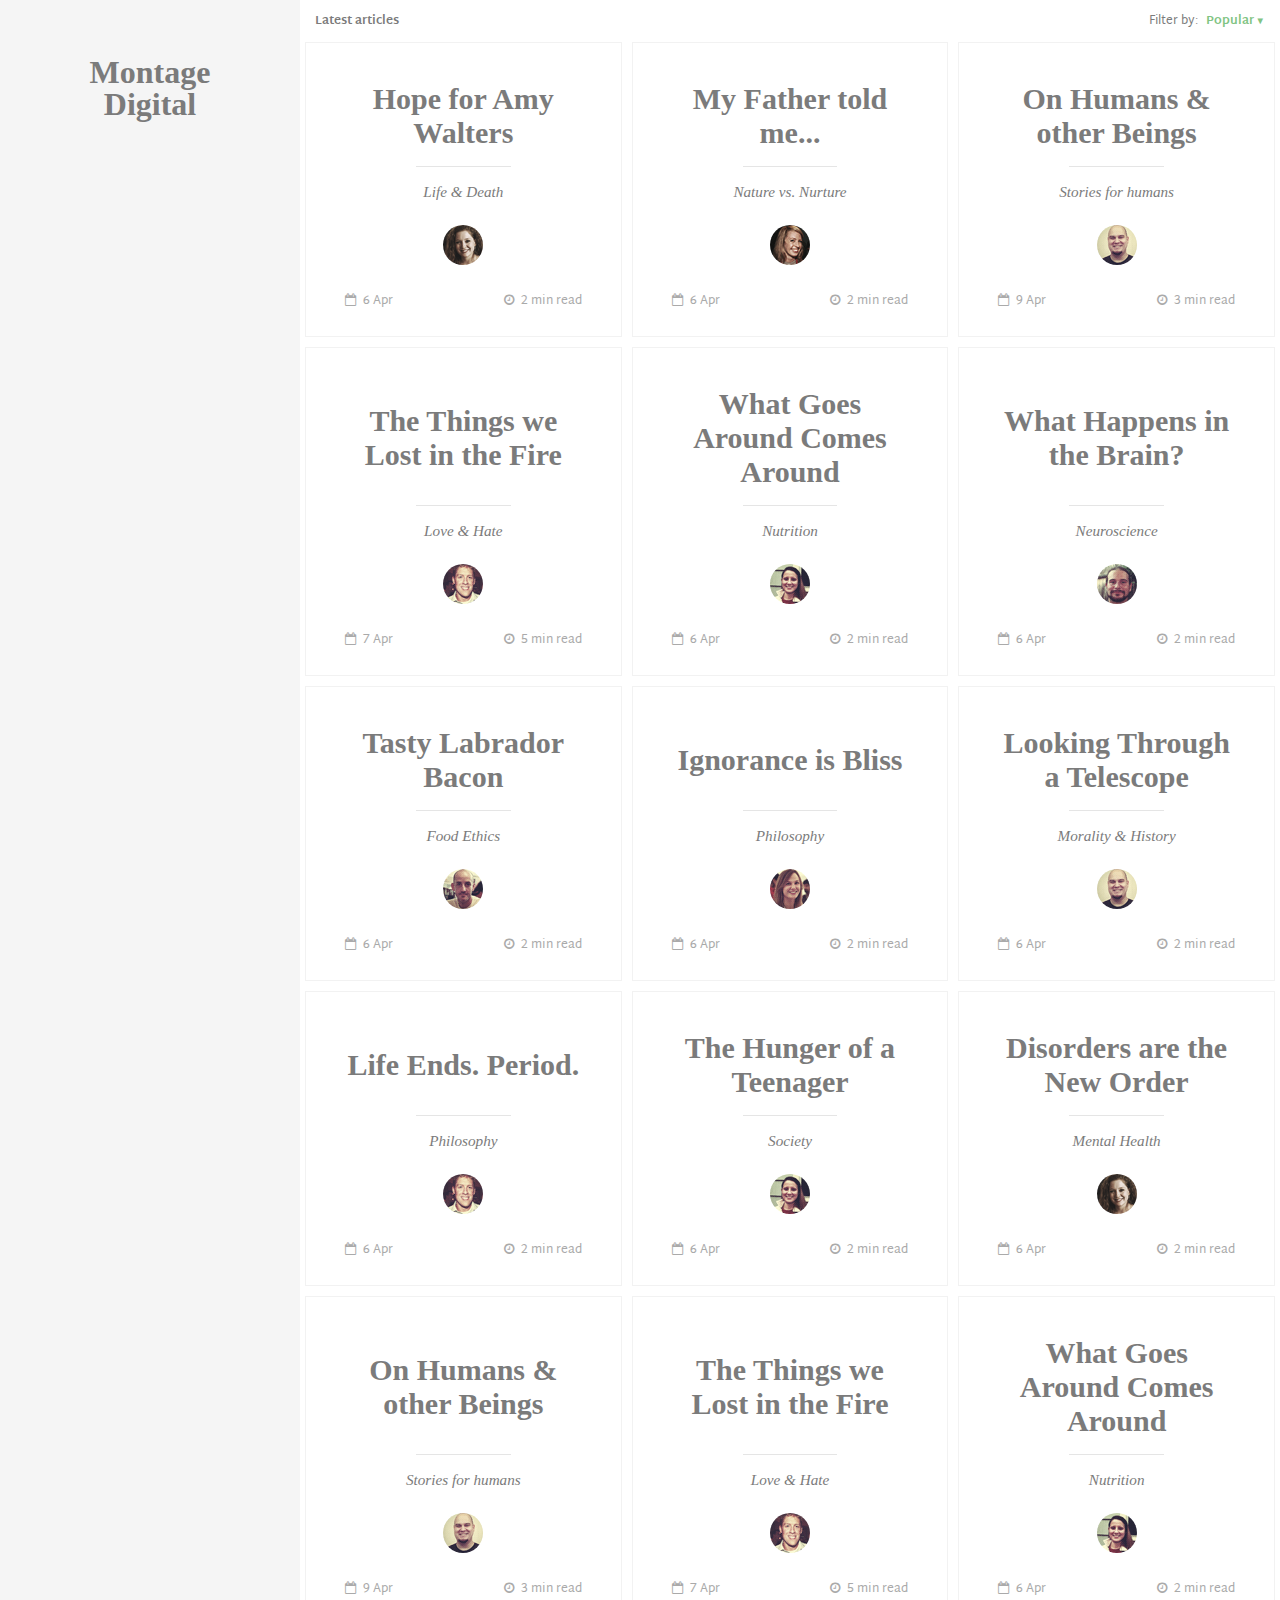
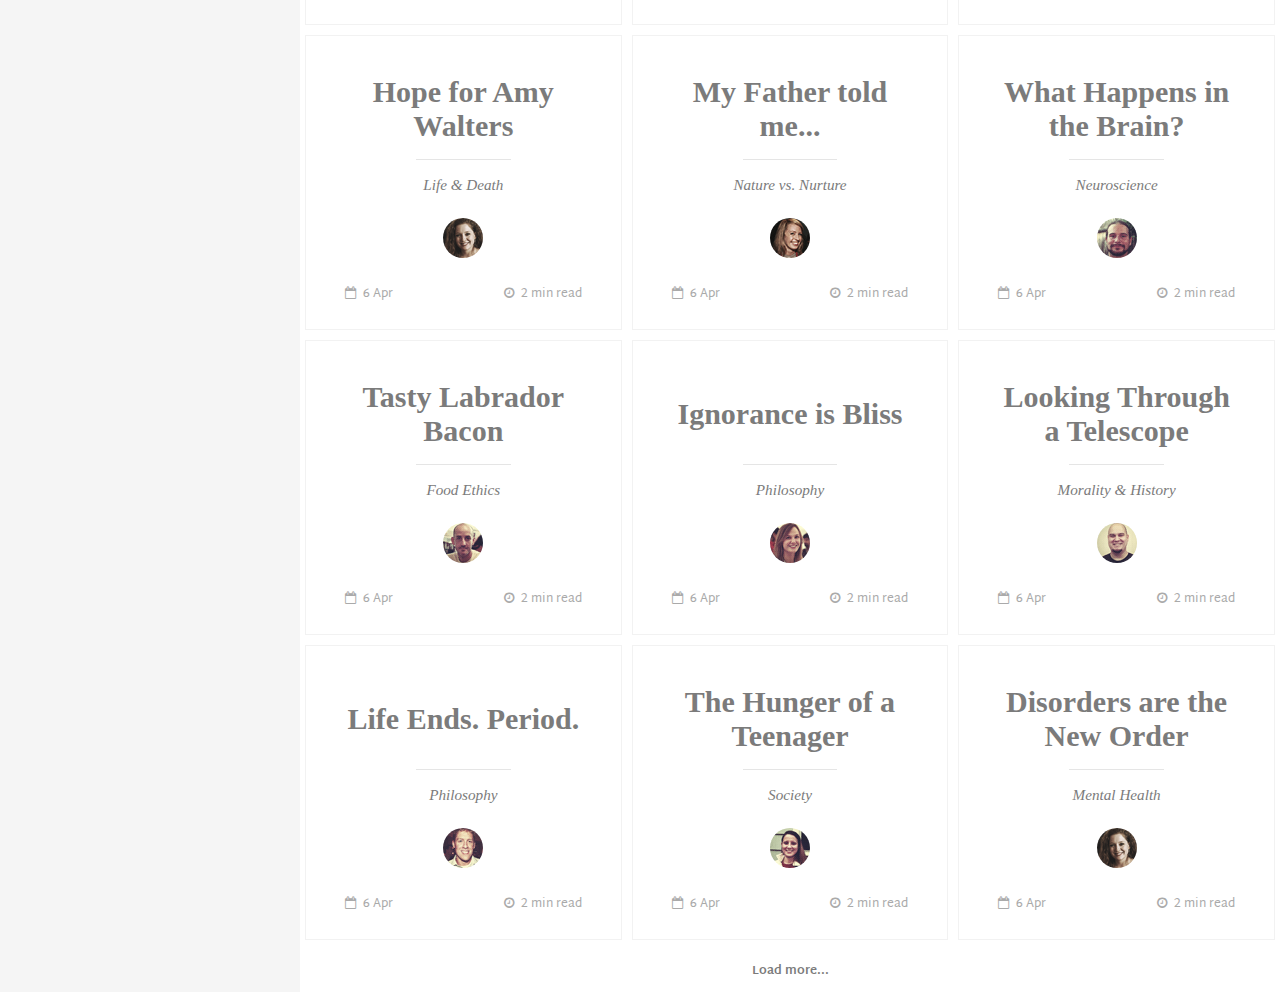
<file: blog.html>
<!DOCTYPE html>
<html lang="en" class="no-js">
	<head>
		<meta charset="UTF-8" />
		<meta http-equiv="X-UA-Compatible" content="IE=edge">
		<meta name="viewport" content="width=device-width, initial-scale=1">
		<title>Montage Digital</title>
		<meta name="description" content="A responsive, magazine-like website layout with a grid item animation effect when opening the content" />
		<meta name="keywords" content="grid, layout, effect, animated, responsive, magazine, template, web design" />
		<meta name="author" content="Codrops" />
		<link rel="shortcut icon" href="../favicon.ico">
		<link rel="stylesheet" type="text/css" href="css/normalize.css" />
		<link rel="stylesheet" type="text/css" href="fonts/font-awesome-4.3.0/css/font-awesome.min.css" />
		<link rel="stylesheet" type="text/css" href="css/blog.css" />
		<script src="js/modernizr.custom.js"></script>
	</head>
	<body>
		<div class="container">
			<div id="theSidebar" class="sidebar">
				<h1><span>Montage<span> Digital</h1>
			</div>
			<div id="theGrid" class="main">
				<section class="grid">
					<header class="top-bar">
						<h2 class="top-bar__headline">Latest articles</h2>
						<div class="filter">
							<span>Filter by:</span>
							<span class="dropdown">Popular</span>
						</div>
					</header>
					<a class="grid__item" href="#">
						<h2 class="title title--preview">Hope for Amy Walters</h2>
						<div class="loader"></div>
						<span class="category">Life &amp; Death</span>
						<div class="meta meta--preview">
							<img class="meta__avatar" src="images/authors/4.png" alt="author04" /> 
							<span class="meta__date"><i class="fa fa-calendar-o"></i> 6 Apr</span>
							<span class="meta__reading-time"><i class="fa fa-clock-o"></i> 2 min read</span>
						</div>
					</a>
					<a class="grid__item" href="#">
						<h2 class="title title--preview">My Father told me...</h2>
						<div class="loader"></div>
						<span class="category">Nature vs. Nurture</span>
						<div class="meta meta--preview">
							<img class="meta__avatar" src="images/authors/5.png" alt="author05" /> 
							<span class="meta__date"><i class="fa fa-calendar-o"></i> 6 Apr</span>
							<span class="meta__reading-time"><i class="fa fa-clock-o"></i> 2 min read</span>
						</div>
					</a>
					<a class="grid__item" href="#">
						<h2 class="title title--preview">On Humans &amp; other Beings</h2>
						<div class="loader"></div>
						<span class="category">Stories for humans</span>
						<div class="meta meta--preview">
							<img class="meta__avatar" src="images/authors/1.png" alt="author01" /> 
							<span class="meta__date"><i class="fa fa-calendar-o"></i> 9 Apr</span>
							<span class="meta__reading-time"><i class="fa fa-clock-o"></i> 3 min read</span>
						</div>
					</a>
					<a class="grid__item" href="#">
						<h2 class="title title--preview">The Things we Lost in the Fire</h2>
						<div class="loader"></div>
						<span class="category">Love &amp; Hate</span>
						<div class="meta meta--preview">
							<img class="meta__avatar" src="images/authors/2.png" alt="author02" /> 
							<span class="meta__date"><i class="fa fa-calendar-o"></i> 7 Apr</span>
							<span class="meta__reading-time"><i class="fa fa-clock-o"></i> 5 min read</span>
						</div>
					</a>
					<a class="grid__item" href="#">
						<h2 class="title title--preview">What Goes Around Comes Around</h2>
						<div class="loader"></div>
						<span class="category">Nutrition</span>
						<div class="meta meta--preview">
							<img class="meta__avatar" src="images/authors/3.png" alt="author03" /> 
							<span class="meta__date"><i class="fa fa-calendar-o"></i> 6 Apr</span>
							<span class="meta__reading-time"><i class="fa fa-clock-o"></i> 2 min read</span>
						</div>
					</a>
					<a class="grid__item" href="#">
						<h2 class="title title--preview">What Happens in the Brain?</h2>
						<div class="loader"></div>
						<span class="category">Neuroscience</span>
						<div class="meta meta--preview">
							<img class="meta__avatar" src="images/authors/6.png" alt="author06" /> 
							<span class="meta__date"><i class="fa fa-calendar-o"></i> 6 Apr</span>
							<span class="meta__reading-time"><i class="fa fa-clock-o"></i> 2 min read</span>
						</div>
					</a>
					<a class="grid__item" href="#">
						<h2 class="title title--preview">Tasty Labrador Bacon</h2>
						<div class="loader"></div>
						<span class="category">Food Ethics</span>
						<div class="meta meta--preview">
							<img class="meta__avatar" src="images/authors/7.png" alt="author07" /> 
							<span class="meta__date"><i class="fa fa-calendar-o"></i> 6 Apr</span>
							<span class="meta__reading-time"><i class="fa fa-clock-o"></i> 2 min read</span>
						</div>
					</a>
					<a class="grid__item" href="#">
						<h2 class="title title--preview">Ignorance is Bliss</h2>
						<div class="loader"></div>
						<span class="category">Philosophy</span>
						<div class="meta meta--preview">
							<img class="meta__avatar" src="images/authors/8.png" alt="author08" /> 
							<span class="meta__date"><i class="fa fa-calendar-o"></i> 6 Apr</span>
							<span class="meta__reading-time"><i class="fa fa-clock-o"></i> 2 min read</span>
						</div>
					</a>
					<a class="grid__item" href="#">
						<h2 class="title title--preview">Looking Through a Telescope</h2>
						<div class="loader"></div>
						<span class="category">Morality &amp; History</span>
						<div class="meta meta--preview">
							<img class="meta__avatar" src="images/authors/1.png" alt="author01" /> 
							<span class="meta__date"><i class="fa fa-calendar-o"></i> 6 Apr</span>
							<span class="meta__reading-time"><i class="fa fa-clock-o"></i> 2 min read</span>
						</div>
					</a>
					<a class="grid__item" href="#">
						<h2 class="title title--preview">Life Ends. Period.</h2>
						<div class="loader"></div>
						<span class="category">Philosophy</span>
						<div class="meta meta--preview">
							<img class="meta__avatar" src="images/authors/2.png" alt="author02" /> 
							<span class="meta__date"><i class="fa fa-calendar-o"></i> 6 Apr</span>
							<span class="meta__reading-time"><i class="fa fa-clock-o"></i> 2 min read</span>
						</div>
					</a>
					<a class="grid__item" href="#">
						<h2 class="title title--preview">The Hunger of a Teenager</h2>
						<div class="loader"></div>
						<span class="category">Society</span>
						<div class="meta meta--preview">
							<img class="meta__avatar" src="images/authors/3.png" alt="author03" /> 
							<span class="meta__date"><i class="fa fa-calendar-o"></i> 6 Apr</span>
							<span class="meta__reading-time"><i class="fa fa-clock-o"></i> 2 min read</span>
						</div>
					</a>
					<a class="grid__item" href="#">
						<h2 class="title title--preview">Disorders are the New Order</h2>
						<div class="loader"></div>
						<span class="category">Mental Health</span>
						<div class="meta meta--preview">
							<img class="meta__avatar" src="images/authors/4.png" alt="author04" /> 
							<span class="meta__date"><i class="fa fa-calendar-o"></i> 6 Apr</span>
							<span class="meta__reading-time"><i class="fa fa-clock-o"></i> 2 min read</span>
						</div>
					</a>
					<a class="grid__item" href="#">
						<h2 class="title title--preview">On Humans &amp; other Beings</h2>
						<div class="loader"></div>
						<span class="category">Stories for humans</span>
						<div class="meta meta--preview">
							<img class="meta__avatar" src="images/authors/1.png" alt="author01" /> 
							<span class="meta__date"><i class="fa fa-calendar-o"></i> 9 Apr</span>
							<span class="meta__reading-time"><i class="fa fa-clock-o"></i> 3 min read</span>
						</div>
					</a>
					<a class="grid__item" href="#">
						<h2 class="title title--preview">The Things we Lost in the Fire</h2>
						<div class="loader"></div>
						<span class="category">Love &amp; Hate</span>
						<div class="meta meta--preview">
							<img class="meta__avatar" src="images/authors/2.png" alt="author02" /> 
							<span class="meta__date"><i class="fa fa-calendar-o"></i> 7 Apr</span>
							<span class="meta__reading-time"><i class="fa fa-clock-o"></i> 5 min read</span>
						</div>
					</a>
					<a class="grid__item" href="#">
						<h2 class="title title--preview">What Goes Around Comes Around</h2>
						<div class="loader"></div>
						<span class="category">Nutrition</span>
						<div class="meta meta--preview">
							<img class="meta__avatar" src="images/authors/3.png" alt="author03" /> 
							<span class="meta__date"><i class="fa fa-calendar-o"></i> 6 Apr</span>
							<span class="meta__reading-time"><i class="fa fa-clock-o"></i> 2 min read</span>
						</div>
					</a>
					<a class="grid__item" href="#">
						<h2 class="title title--preview">Hope for Amy Walters</h2>
						<div class="loader"></div>
						<span class="category">Life &amp; Death</span>
						<div class="meta meta--preview">
							<img class="meta__avatar" src="images/authors/4.png" alt="author04" /> 
							<span class="meta__date"><i class="fa fa-calendar-o"></i> 6 Apr</span>
							<span class="meta__reading-time"><i class="fa fa-clock-o"></i> 2 min read</span>
						</div>
					</a>
					<a class="grid__item" href="#">
						<h2 class="title title--preview">My Father told me...</h2>
						<div class="loader"></div>
						<span class="category">Nature vs. Nurture</span>
						<div class="meta meta--preview">
							<img class="meta__avatar" src="images/authors/5.png" alt="author05" /> 
							<span class="meta__date"><i class="fa fa-calendar-o"></i> 6 Apr</span>
							<span class="meta__reading-time"><i class="fa fa-clock-o"></i> 2 min read</span>
						</div>
					</a>
					<a class="grid__item" href="#">
						<h2 class="title title--preview">What Happens in the Brain?</h2>
						<div class="loader"></div>
						<span class="category">Neuroscience</span>
						<div class="meta meta--preview">
							<img class="meta__avatar" src="images/authors/6.png" alt="author06" /> 
							<span class="meta__date"><i class="fa fa-calendar-o"></i> 6 Apr</span>
							<span class="meta__reading-time"><i class="fa fa-clock-o"></i> 2 min read</span>
						</div>
					</a>
					<a class="grid__item" href="#">
						<h2 class="title title--preview">Tasty Labrador Bacon</h2>
						<div class="loader"></div>
						<span class="category">Food Ethics</span>
						<div class="meta meta--preview">
							<img class="meta__avatar" src="images/authors/7.png" alt="author07" /> 
							<span class="meta__date"><i class="fa fa-calendar-o"></i> 6 Apr</span>
							<span class="meta__reading-time"><i class="fa fa-clock-o"></i> 2 min read</span>
						</div>
					</a>
					<a class="grid__item" href="#">
						<h2 class="title title--preview">Ignorance is Bliss</h2>
						<div class="loader"></div>
						<span class="category">Philosophy</span>
						<div class="meta meta--preview">
							<img class="meta__avatar" src="images/authors/8.png" alt="author08" /> 
							<span class="meta__date"><i class="fa fa-calendar-o"></i> 6 Apr</span>
							<span class="meta__reading-time"><i class="fa fa-clock-o"></i> 2 min read</span>
						</div>
					</a>
					<a class="grid__item" href="#">
						<h2 class="title title--preview">Looking Through a Telescope</h2>
						<div class="loader"></div>
						<span class="category">Morality &amp; History</span>
						<div class="meta meta--preview">
							<img class="meta__avatar" src="images/authors/1.png" alt="author01" /> 
							<span class="meta__date"><i class="fa fa-calendar-o"></i> 6 Apr</span>
							<span class="meta__reading-time"><i class="fa fa-clock-o"></i> 2 min read</span>
						</div>
					</a>
					<a class="grid__item" href="#">
						<h2 class="title title--preview">Life Ends. Period.</h2>
						<div class="loader"></div>
						<span class="category">Philosophy</span>
						<div class="meta meta--preview">
							<img class="meta__avatar" src="images/authors/2.png" alt="author02" /> 
							<span class="meta__date"><i class="fa fa-calendar-o"></i> 6 Apr</span>
							<span class="meta__reading-time"><i class="fa fa-clock-o"></i> 2 min read</span>
						</div>
					</a>
					<a class="grid__item" href="#">
						<h2 class="title title--preview">The Hunger of a Teenager</h2>
						<div class="loader"></div>
						<span class="category">Society</span>
						<div class="meta meta--preview">
							<img class="meta__avatar" src="images/authors/3.png" alt="author03" /> 
							<span class="meta__date"><i class="fa fa-calendar-o"></i> 6 Apr</span>
							<span class="meta__reading-time"><i class="fa fa-clock-o"></i> 2 min read</span>
						</div>
					</a>
					<a class="grid__item" href="#">
						<h2 class="title title--preview">Disorders are the New Order</h2>
						<div class="loader"></div>
						<span class="category">Mental Health</span>
						<div class="meta meta--preview">
							<img class="meta__avatar" src="images/authors/4.png" alt="author04" /> 
							<span class="meta__date"><i class="fa fa-calendar-o"></i> 6 Apr</span>
							<span class="meta__reading-time"><i class="fa fa-clock-o"></i> 2 min read</span>
						</div>
					</a>
					<footer class="page-meta">
						<span>Load more...</span>
					</footer>
				</section>
				<section class="content">
					<div class="scroll-wrap">
						<article class="content__item">
							<span class="category category--full">Life &amp; Death</span>
							<h2 class="title title--full">Hope for Amy Walters</h2>
							<div class="meta meta--full">
								<img class="meta__avatar" src="images/authors/4.png" alt="author04" />
								<span class="meta__author">Sandra Paulson</span>
								<span class="meta__date"><i class="fa fa-calendar-o"></i> 6 Apr</span>
								<span class="meta__reading-time"><i class="fa fa-clock-o"></i> 2 min read</span>
								<span class="meta__misc meta__misc--seperator"><i class="fa fa-comments-o"></i> 7 comments</span>
								<span class="meta__misc"><i class="fa fa-heart"></i> 12 favorites</span>
								<nav class="article-nav">
									<button><i class="fa fa-angle-left"></i> <span>Previous</span></button>
									<button><span>Next</span> <i class="fa fa-angle-right"></i></button>
								</nav>
							</div>
							<p>In contrast to this, our discussion readily shows that the double meaning in question belonged to the word taboo from the very beginning and that it serves to designate a definite ambivalence as well as everything which has come into existence on the basis of this ambivalence. </p>
							<p>Taboo is itself an ambivalent word and by way of supplement we may add that the established meaning of this word might of itself have allowed us to guess what we have found as the result of extensive investigation, namely, that the taboo prohibition is to be explained as the result of an emotional ambivalence. A study of the oldest languages has taught us that at one time there were many such words which included their own contrasts so that they were in a certain sense ambivalent, though perhaps not exactly in the same sense as the word taboo[88]. Slight vocal modifications of this primitive word containing two opposite meanings later served to create a separate linguistic expression for the two opposites originally united in one word.</p>
							<p>The word taboo has had a different fate; with the diminished importance of the ambivalence which it connotes it has itself disappeared, or rather, the words analogous to it have vanished from the vocabulary. In a later connection I hope to be able to show that a tangible historic change is probably concealed behind the fate of this conception; that the word at first was associated with definite human relations which were characterized by great emotional ambivalence from which it expanded to other analogous relations.</p>
							<p>Unless we are mistaken, the understanding of taboo also throws light upon the nature and origin of _conscience_. Without stretching ideas we can speak of a taboo conscience and a taboo sense of guilt after the violation of a taboo. Taboo conscience is probably the oldest form in which we meet the phenomenon of conscience.</p>
							<p>If I judge my readers’ impressions correctly, I dare say that after hearing all that was said about taboo they are far from knowing what to understand by it and where to store it in their minds. This is surely due to the insufficient information I have given and to the omission of all discussions concerning the relation of taboo to superstition, to belief in the soul, and to religion. On the other hand I fear that a more detailed description of what is known about taboo would be still more confusing; I can therefore assure the reader that the state of affairs is really far from clear. We may say, however, that we deal with a series of restrictions which these primitive races impose upon themselves; this and that is forbidden without any apparent reason; nor does it occur to them to question this matter, for they subject themselves to these restrictions as a matter of course and are convinced that any transgression will be punished automatically in the most severe manner. There are reliable reports that innocent transgressions of such prohibitions have actually been punished automatically. For instance, the innocent offender who had eaten from a forbidden animal became deeply depressed, expected his death and then actually died. The prohibitions mostly concern matters which are capable of enjoyment such as freedom of movement and unrestrained intercourse; in some cases they appear very ingenious, evidently representing abstinences and renunciations; in other cases their content is quite incomprehensible, they seem to concern themselves with trifles and give the impression of ceremonials. Something like a theory seems to underlie all these prohibitions, it seems as if these prohibitions are necessary because some persons and objects possess a dangerous power which is transmitted by contact with the object so charged, almost like a contagion. The quantity of this dangerous property is also taken into consideration. Some persons or things have more of it than others and the danger is precisely in accordance with the charge. The most peculiar part of it is that any one who has violated such a prohibition assumes the nature of the forbidden object as if he had absorbed the whole dangerous charge. This power is inherent in all persons who are more or less prominent, such as kings, priests and the newly born, in all exceptional physical states such as menstruation, puberty and birth, in everything sinister like illness and death and in everything connected with these conditions by virtue of contagion or dissemination.</p>
							<p>First of all it must be said that it is useless to question savages as to the real motivation of their prohibitions or as to the genesis of taboo. According to our assumption they must be incapable of telling us anything about it since this motivation is ‘unconscious’ to them. But following the model of the compulsive prohibition we shall construct the history of taboo as follows: Taboos are very ancient prohibitions which at one time were forced upon a generation of primitive people from without, that is, they probably were forcibly impressed upon them by an earlier generation. These prohibitions concerned actions for which there existed a strong desire. The prohibitions maintained themselves from generation to generation, perhaps only as the result of a tradition set up by paternal and social authority. But in later generations they have perhaps already become ‘organized’ as a piece of inherited psychic property. Whether there are such ‘innate ideas’ or whether these have brought about the fixation of the taboo by themselves or by co-operating with education no one could decide in the particular case in question. The persistence of taboo teaches, however, one thing, namely, that the original pleasure to do the forbidden still continues among taboo races. They therefore assume an _ambivalent attitude_ toward their taboo prohibitions; in their unconscious they would like nothing better than to transgress them but they are also afraid to do it; they are afraid just because they would like to transgress, and the fear is stronger than the pleasure. But in every individual of the race the desire for it is unconscious, just as in the neurotic.</p> <p>It seems like an obvious contradiction that persons of such perfection of power should themselves require the greatest care to guard them against threatening dangers, but this is not the only contradiction revealed in the treatment of royal persons on the part of savages. These races consider it necessary to watch over their kings to see that they use their powers in the right way; they are by no means sure of their good intentions or of their conscientiousness. A strain of mistrust is mingled with the motivation of the taboo rules for the king. “The idea that early kingdoms are despotisms”, says Frazer[59], “in which the people exist only for the sovereign, is wholly inapplicable to the monarchies we are considering. On the contrary, the sovereign in them exists only for his subjects: his life is only valuable so long as he discharges the duties of his position by ordering the course of nature for his people’s benefit. So soon as he fails to do so, the care, the devotion, the religious homage which they had hitherto lavished on him cease and are changed into hatred and contempt; he is ignominiously dismissed and may be thankful if he escapes with his life. Worshipped as a god one day, he is killed as a criminal the next. But in this changed behaviour of the people there is nothing capricious or inconsistent. On the contrary, their conduct is quite consistent. If their king is their god he is or should be, also their preserver; and if he will not preserve them he must make room for another who will. So long, however, as he answers their expectations, there is no limit to the care which they take of him, and which they compel him to take of himself. A king of this sort lives hedged in by ceremonious etiquette, a network of prohibitions and observances, of which the intention is not to contribute to his dignity, much less to his comfort, but to restrain him from conduct which, by disturbing the harmony of nature, might involve himself, his people, and the universe in one common catastrophe. Far from adding to his comfort, these observances, by trammelling his every act, annihilate his freedom and often render the very life, which it is their object to preserve, a burden and sorrow to him.”</p>
							<p>Excerpts from <a href="http://www.gutenberg.org/ebooks/41214">Totem and Taboo</a> by Sigmund Freud.</p>
						</article>
						<article class="content__item">
							<span class="category category--full">Nature vs. Nurture</span>
							<h2 class="title title--full">My Father told me...</h2>
							<div class="meta meta--full">
								<img class="meta__avatar" src="images/authors/5.png" alt="author05" />
								<span class="meta__author">Leila Nastafi</span>
								<span class="meta__date"><i class="fa fa-calendar-o"></i> 6 Apr</span>
								<span class="meta__reading-time"><i class="fa fa-clock-o"></i> 2 min read</span>
								<span class="meta__misc meta__misc--seperator"><i class="fa fa-comments-o"></i> 23 comments</span>
								<span class="meta__misc"><i class="fa fa-heart"></i> 253 favorites</span>
								<nav class="article-nav">
									<button><i class="fa fa-angle-left"></i> <span>Previous</span></button>
									<button><span>Next</span> <i class="fa fa-angle-right"></i></button>
								</nav>
							</div>
							<p>Conscience is the inner perception of objections to definite wish impulses that exist in us; but the emphasis is put upon the fact that this rejection does not have to depend on anything else, that it is sure of itself. </p>
							<p>This becomes even plainer in the case of a guilty conscience, where we become aware of the inner condemnation of such acts which realized some of our definite wish impulses. Confirmation seems superfluous here; whoever has a conscience must feel in himself the justification of the condemnation, and the reproach for the accomplished action. But this same character is evinced by the attitude of savages towards taboo. Taboo is a command of conscience, the violation of which causes a terrible sense of guilt which is as self-evident as its origin is unknown[89].</p>
							<p>It is therefore probable that conscience also originates on the basis of an ambivalent feeling from quite definite human relations which contain this ambivalence.</p>
							<p>It probably originates under conditions which are in force both for taboo and the compulsion neurosis, that is, one component of the two contrasting feelings is unconscious and is kept repressed by the compulsive domination of the other component. This is confirmed by many things which we have learned from our analysis of neurosis. In the first place the character of compulsion neurotics shows a predominant trait of painful conscientiousness which is a symptom of reaction against the temptation which lurks in the unconscious, and which develops into the highest degrees of guilty conscience as their illness grows worse. Indeed, one may venture the assertion that if the origin of guilty conscience could not be discovered through compulsion neurotic patients, there would be no prospect of ever discovering it. This task is successfully solved in the case of the individual neurotic, and we are confident of finding a similar solution in the case of races. </p>
							<p>If I judge my readers’ impressions correctly, I dare say that after hearing all that was said about taboo they are far from knowing what to understand by it and where to store it in their minds. This is surely due to the insufficient information I have given and to the omission of all discussions concerning the relation of taboo to superstition, to belief in the soul, and to religion. On the other hand I fear that a more detailed description of what is known about taboo would be still more confusing; I can therefore assure the reader that the state of affairs is really far from clear. We may say, however, that we deal with a series of restrictions which these primitive races impose upon themselves; this and that is forbidden without any apparent reason; nor does it occur to them to question this matter, for they subject themselves to these restrictions as a matter of course and are convinced that any transgression will be punished automatically in the most severe manner. There are reliable reports that innocent transgressions of such prohibitions have actually been punished automatically. For instance, the innocent offender who had eaten from a forbidden animal became deeply depressed, expected his death and then actually died. The prohibitions mostly concern matters which are capable of enjoyment such as freedom of movement and unrestrained intercourse; in some cases they appear very ingenious, evidently representing abstinences and renunciations; in other cases their content is quite incomprehensible, they seem to concern themselves with trifles and give the impression of ceremonials. Something like a theory seems to underlie all these prohibitions, it seems as if these prohibitions are necessary because some persons and objects possess a dangerous power which is transmitted by contact with the object so charged, almost like a contagion. The quantity of this dangerous property is also taken into consideration. Some persons or things have more of it than others and the danger is precisely in accordance with the charge. The most peculiar part of it is that any one who has violated such a prohibition assumes the nature of the forbidden object as if he had absorbed the whole dangerous charge. This power is inherent in all persons who are more or less prominent, such as kings, priests and the newly born, in all exceptional physical states such as menstruation, puberty and birth, in everything sinister like illness and death and in everything connected with these conditions by virtue of contagion or dissemination.</p>
							<p>First of all it must be said that it is useless to question savages as to the real motivation of their prohibitions or as to the genesis of taboo. According to our assumption they must be incapable of telling us anything about it since this motivation is ‘unconscious’ to them. But following the model of the compulsive prohibition we shall construct the history of taboo as follows: Taboos are very ancient prohibitions which at one time were forced upon a generation of primitive people from without, that is, they probably were forcibly impressed upon them by an earlier generation. These prohibitions concerned actions for which there existed a strong desire. The prohibitions maintained themselves from generation to generation, perhaps only as the result of a tradition set up by paternal and social authority. But in later generations they have perhaps already become ‘organized’ as a piece of inherited psychic property. Whether there are such ‘innate ideas’ or whether these have brought about the fixation of the taboo by themselves or by co-operating with education no one could decide in the particular case in question. The persistence of taboo teaches, however, one thing, namely, that the original pleasure to do the forbidden still continues among taboo races. They therefore assume an _ambivalent attitude_ toward their taboo prohibitions; in their unconscious they would like nothing better than to transgress them but they are also afraid to do it; they are afraid just because they would like to transgress, and the fear is stronger than the pleasure. But in every individual of the race the desire for it is unconscious, just as in the neurotic.</p> <p>It seems like an obvious contradiction that persons of such perfection of power should themselves require the greatest care to guard them against threatening dangers, but this is not the only contradiction revealed in the treatment of royal persons on the part of savages. These races consider it necessary to watch over their kings to see that they use their powers in the right way; they are by no means sure of their good intentions or of their conscientiousness. A strain of mistrust is mingled with the motivation of the taboo rules for the king. “The idea that early kingdoms are despotisms”, says Frazer[59], “in which the people exist only for the sovereign, is wholly inapplicable to the monarchies we are considering. On the contrary, the sovereign in them exists only for his subjects: his life is only valuable so long as he discharges the duties of his position by ordering the course of nature for his people’s benefit. So soon as he fails to do so, the care, the devotion, the religious homage which they had hitherto lavished on him cease and are changed into hatred and contempt; he is ignominiously dismissed and may be thankful if he escapes with his life. Worshipped as a god one day, he is killed as a criminal the next. But in this changed behaviour of the people there is nothing capricious or inconsistent. On the contrary, their conduct is quite consistent. If their king is their god he is or should be, also their preserver; and if he will not preserve them he must make room for another who will. So long, however, as he answers their expectations, there is no limit to the care which they take of him, and which they compel him to take of himself. A king of this sort lives hedged in by ceremonious etiquette, a network of prohibitions and observances, of which the intention is not to contribute to his dignity, much less to his comfort, but to restrain him from conduct which, by disturbing the harmony of nature, might involve himself, his people, and the universe in one common catastrophe. Far from adding to his comfort, these observances, by trammelling his every act, annihilate his freedom and often render the very life, which it is their object to preserve, a burden and sorrow to him.”</p>
							<p>Excerpts from <a href="http://www.gutenberg.org/ebooks/41214">Totem and Taboo</a> by Sigmund Freud.</p>
						</article>
						<article class="content__item">
							<span class="category category--full">Stories for humans</span>
							<h2 class="title title--full">On Humans &amp; other Beings</h2>
							<div class="meta meta--full">
								<img class="meta__avatar" src="images/authors/1.png" alt="author01" />
								<span class="meta__author">Matthew Walters</span>
								<span class="meta__date"><i class="fa fa-calendar-o"></i> 9 Apr</span>
								<span class="meta__reading-time"><i class="fa fa-clock-o"></i> 3 min read</span>
								<span class="meta__misc meta__misc--seperator"><i class="fa fa-comments-o"></i> 12 comments</span>
								<span class="meta__misc"><i class="fa fa-heart"></i> 45 favorites</span>
								<nav class="article-nav">
									<button><i class="fa fa-angle-left"></i> <span>Previous</span></button>
									<button><span>Next</span> <i class="fa fa-angle-right"></i></button>
								</nav>
							</div>
							<p>I am fully aware of the shortcomings in these essays. I shall not touch upon those which are characteristic of first efforts at investigation. The others, however, demand a word of explanation.</p>
							<p>The four essays which are here collected will be of interest to a wide circle of educated people, but they can only be thoroughly understood and judged by those who are really acquainted with psychoanalysis as such. It is hoped that they may serve as a bond between students of ethnology, philology, folklore and of the allied sciences, and psychoanalysts; they cannot, however, supply both groups the entire requisites for such co-operation. They will not furnish the former with sufficient insight into the new psychological technique, nor will the psychoanalysts acquire through them an adequate command over the material to be elaborated. Both groups will have to content themselves with whatever attention they can stimulate here and there and with the hope that frequent meetings between them will not remain unproductive for science.</p>
							<p>The two principal themes, totem and taboo, which give the name to this small book are not treated alike here. The problem of taboo is presented more exhaustively, and the effort to solve it is approached with perfect confidence. The investigation of totemism may be modestly expressed as: “This is all that psychoanalytic study can contribute at present to the elucidation of the problem of totemism.” This difference in the treatment of the two subjects is due to the fact that taboo still exists in our midst. To be sure, it is negatively conceived and directed to different contents, but according to its psychological nature, it is still nothing else than Kant’s ‘Categorical Imperative’, which tends to act compulsively and rejects all conscious motivations. On the other hand, totemism is a religio-social institution which is alien to our present feelings; it has long been abandoned and replaced by new forms. In the religions, morals, and customs of the civilized races of to-day it has left only slight traces, and even among those races where it is still retained, it has had to undergo great changes. The social and material progress of the history of mankind could obviously change taboo much less than totemism.</p>
							<p>If I judge my readers’ impressions correctly, I dare say that after hearing all that was said about taboo they are far from knowing what to understand by it and where to store it in their minds. This is surely due to the insufficient information I have given and to the omission of all discussions concerning the relation of taboo to superstition, to belief in the soul, and to religion. On the other hand I fear that a more detailed description of what is known about taboo would be still more confusing; I can therefore assure the reader that the state of affairs is really far from clear. We may say, however, that we deal with a series of restrictions which these primitive races impose upon themselves; this and that is forbidden without any apparent reason; nor does it occur to them to question this matter, for they subject themselves to these restrictions as a matter of course and are convinced that any transgression will be punished automatically in the most severe manner. There are reliable reports that innocent transgressions of such prohibitions have actually been punished automatically. For instance, the innocent offender who had eaten from a forbidden animal became deeply depressed, expected his death and then actually died. The prohibitions mostly concern matters which are capable of enjoyment such as freedom of movement and unrestrained intercourse; in some cases they appear very ingenious, evidently representing abstinences and renunciations; in other cases their content is quite incomprehensible, they seem to concern themselves with trifles and give the impression of ceremonials. Something like a theory seems to underlie all these prohibitions, it seems as if these prohibitions are necessary because some persons and objects possess a dangerous power which is transmitted by contact with the object so charged, almost like a contagion. The quantity of this dangerous property is also taken into consideration. Some persons or things have more of it than others and the danger is precisely in accordance with the charge. The most peculiar part of it is that any one who has violated such a prohibition assumes the nature of the forbidden object as if he had absorbed the whole dangerous charge. This power is inherent in all persons who are more or less prominent, such as kings, priests and the newly born, in all exceptional physical states such as menstruation, puberty and birth, in everything sinister like illness and death and in everything connected with these conditions by virtue of contagion or dissemination.</p>
							<p>First of all it must be said that it is useless to question savages as to the real motivation of their prohibitions or as to the genesis of taboo. According to our assumption they must be incapable of telling us anything about it since this motivation is ‘unconscious’ to them. But following the model of the compulsive prohibition we shall construct the history of taboo as follows: Taboos are very ancient prohibitions which at one time were forced upon a generation of primitive people from without, that is, they probably were forcibly impressed upon them by an earlier generation. These prohibitions concerned actions for which there existed a strong desire. The prohibitions maintained themselves from generation to generation, perhaps only as the result of a tradition set up by paternal and social authority. But in later generations they have perhaps already become ‘organized’ as a piece of inherited psychic property. Whether there are such ‘innate ideas’ or whether these have brought about the fixation of the taboo by themselves or by co-operating with education no one could decide in the particular case in question. The persistence of taboo teaches, however, one thing, namely, that the original pleasure to do the forbidden still continues among taboo races. They therefore assume an _ambivalent attitude_ toward their taboo prohibitions; in their unconscious they would like nothing better than to transgress them but they are also afraid to do it; they are afraid just because they would like to transgress, and the fear is stronger than the pleasure. But in every individual of the race the desire for it is unconscious, just as in the neurotic.</p> <p>It seems like an obvious contradiction that persons of such perfection of power should themselves require the greatest care to guard them against threatening dangers, but this is not the only contradiction revealed in the treatment of royal persons on the part of savages. These races consider it necessary to watch over their kings to see that they use their powers in the right way; they are by no means sure of their good intentions or of their conscientiousness. A strain of mistrust is mingled with the motivation of the taboo rules for the king. “The idea that early kingdoms are despotisms”, says Frazer[59], “in which the people exist only for the sovereign, is wholly inapplicable to the monarchies we are considering. On the contrary, the sovereign in them exists only for his subjects: his life is only valuable so long as he discharges the duties of his position by ordering the course of nature for his people’s benefit. So soon as he fails to do so, the care, the devotion, the religious homage which they had hitherto lavished on him cease and are changed into hatred and contempt; he is ignominiously dismissed and may be thankful if he escapes with his life. Worshipped as a god one day, he is killed as a criminal the next. But in this changed behaviour of the people there is nothing capricious or inconsistent. On the contrary, their conduct is quite consistent. If their king is their god he is or should be, also their preserver; and if he will not preserve them he must make room for another who will. So long, however, as he answers their expectations, there is no limit to the care which they take of him, and which they compel him to take of himself. A king of this sort lives hedged in by ceremonious etiquette, a network of prohibitions and observances, of which the intention is not to contribute to his dignity, much less to his comfort, but to restrain him from conduct which, by disturbing the harmony of nature, might involve himself, his people, and the universe in one common catastrophe. Far from adding to his comfort, these observances, by trammelling his every act, annihilate his freedom and often render the very life, which it is their object to preserve, a burden and sorrow to him.”</p>
							<p>Excerpts from <a href="http://www.gutenberg.org/ebooks/41214">Totem and Taboo</a> by Sigmund Freud.</p>
						</article>
						<article class="content__item">
							<span class="category category--full">Love &amp; Hate</span>
							<h2 class="title title--full">The Things we Lost in the Fire</h2>
							<div class="meta meta--full">
								<img class="meta__avatar" src="images/authors/2.png" alt="author02" />
								<span class="meta__author">Christian Belverde</span>
								<span class="meta__date"><i class="fa fa-calendar-o"></i> 7 Apr</span>
								<span class="meta__reading-time"><i class="fa fa-clock-o"></i> 5 min read</span>
								<span class="meta__misc meta__misc--seperator"><i class="fa fa-comments-o"></i> 5 comments</span>
								<span class="meta__misc"><i class="fa fa-heart"></i> 5 favorites</span>
								<nav class="article-nav">
									<button><i class="fa fa-angle-left"></i> <span>Previous</span></button>
									<button><span>Next</span> <i class="fa fa-angle-right"></i></button>
								</nav>
							</div>
							<p>Faulty psychic actions, dreams and wit are products of the unconscious mental activity, and like neurotic or psychotic manifestations represent efforts at adjustment to one’s environment. </p>
							<p>The slip of the tongue shows that on account of unconscious inhibitions the individual concerned is unable to express his true thoughts; the dream is a distorted or plain expression of those wishes which are prohibited in the waking states, and the witticism, owing to its veiled or indirect way of expression, enables the individual to obtain pleasure from forbidden sources. But whereas dreams, witticisms, and faulty actions give evidences of inner conflicts which the individual overcomes, the neurotic or psychotic symptom is the result of a failure and represents a morbid adjustment.</p>
							<p>The aforementioned psychic formations are therefore nothing but manifestations of the struggle with reality, the constant effort to adjust one’s primitive feelings to the demands of civilization. In spite of all later development the individual retains all his infantile psychic structures. Nothing is lost; the infantile wishes and primitive impulses can always be demonstrated in the grown-up and on occasion can be brought back to the surface. In his dreams the normal person is constantly reviving his childhood, and the neurotic or psychotic individual merges back into a sort of psychic infantilism through his morbid productions. The unconscious mental activity which is made up of repressed infantile material for ever tries to express itself. Whenever the individual finds it impossible to dominate the difficulties of the world of reality there is a regression to the infantile, and psychic disturbances ensue which are conceived as peculiar thoughts and acts. Thus the civilized adult is the result of his childhood or the sum total of his early impressions; psychoanalysis thus confirms the old saying: The child is father to the man.</p>
							<p>It is at this point in the development of psychoanalysis that the paths gradually broadened until they finally culminated in this work. There were many indications that the childhood of the individual showed a marked resemblance to the primitive history or the childhood of races. The knowledge gained from dream analysis and phantasies[7], when applied to the productions of racial phantasies, like myths and fairy tales, seemed to indicate that the first impulse to form myths was due to the same emotional strivings which produced dreams, fancies and symptoms[8]. Further study in this direction has thrown much light on our great cultural institutions, such as religion, morality, law and philosophy, all of which Professor Freud has modestly formulated in this volume and thus initiated a new epoch in the study of racial psychology.</p>
							<p>If I judge my readers’ impressions correctly, I dare say that after hearing all that was said about taboo they are far from knowing what to understand by it and where to store it in their minds. This is surely due to the insufficient information I have given and to the omission of all discussions concerning the relation of taboo to superstition, to belief in the soul, and to religion. On the other hand I fear that a more detailed description of what is known about taboo would be still more confusing; I can therefore assure the reader that the state of affairs is really far from clear. We may say, however, that we deal with a series of restrictions which these primitive races impose upon themselves; this and that is forbidden without any apparent reason; nor does it occur to them to question this matter, for they subject themselves to these restrictions as a matter of course and are convinced that any transgression will be punished automatically in the most severe manner. There are reliable reports that innocent transgressions of such prohibitions have actually been punished automatically. For instance, the innocent offender who had eaten from a forbidden animal became deeply depressed, expected his death and then actually died. The prohibitions mostly concern matters which are capable of enjoyment such as freedom of movement and unrestrained intercourse; in some cases they appear very ingenious, evidently representing abstinences and renunciations; in other cases their content is quite incomprehensible, they seem to concern themselves with trifles and give the impression of ceremonials. Something like a theory seems to underlie all these prohibitions, it seems as if these prohibitions are necessary because some persons and objects possess a dangerous power which is transmitted by contact with the object so charged, almost like a contagion. The quantity of this dangerous property is also taken into consideration. Some persons or things have more of it than others and the danger is precisely in accordance with the charge. The most peculiar part of it is that any one who has violated such a prohibition assumes the nature of the forbidden object as if he had absorbed the whole dangerous charge. This power is inherent in all persons who are more or less prominent, such as kings, priests and the newly born, in all exceptional physical states such as menstruation, puberty and birth, in everything sinister like illness and death and in everything connected with these conditions by virtue of contagion or dissemination.</p>
							<p>First of all it must be said that it is useless to question savages as to the real motivation of their prohibitions or as to the genesis of taboo. According to our assumption they must be incapable of telling us anything about it since this motivation is ‘unconscious’ to them. But following the model of the compulsive prohibition we shall construct the history of taboo as follows: Taboos are very ancient prohibitions which at one time were forced upon a generation of primitive people from without, that is, they probably were forcibly impressed upon them by an earlier generation. These prohibitions concerned actions for which there existed a strong desire. The prohibitions maintained themselves from generation to generation, perhaps only as the result of a tradition set up by paternal and social authority. But in later generations they have perhaps already become ‘organized’ as a piece of inherited psychic property. Whether there are such ‘innate ideas’ or whether these have brought about the fixation of the taboo by themselves or by co-operating with education no one could decide in the particular case in question. The persistence of taboo teaches, however, one thing, namely, that the original pleasure to do the forbidden still continues among taboo races. They therefore assume an _ambivalent attitude_ toward their taboo prohibitions; in their unconscious they would like nothing better than to transgress them but they are also afraid to do it; they are afraid just because they would like to transgress, and the fear is stronger than the pleasure. But in every individual of the race the desire for it is unconscious, just as in the neurotic.</p> <p>It seems like an obvious contradiction that persons of such perfection of power should themselves require the greatest care to guard them against threatening dangers, but this is not the only contradiction revealed in the treatment of royal persons on the part of savages. These races consider it necessary to watch over their kings to see that they use their powers in the right way; they are by no means sure of their good intentions or of their conscientiousness. A strain of mistrust is mingled with the motivation of the taboo rules for the king. “The idea that early kingdoms are despotisms”, says Frazer[59], “in which the people exist only for the sovereign, is wholly inapplicable to the monarchies we are considering. On the contrary, the sovereign in them exists only for his subjects: his life is only valuable so long as he discharges the duties of his position by ordering the course of nature for his people’s benefit. So soon as he fails to do so, the care, the devotion, the religious homage which they had hitherto lavished on him cease and are changed into hatred and contempt; he is ignominiously dismissed and may be thankful if he escapes with his life. Worshipped as a god one day, he is killed as a criminal the next. But in this changed behaviour of the people there is nothing capricious or inconsistent. On the contrary, their conduct is quite consistent. If their king is their god he is or should be, also their preserver; and if he will not preserve them he must make room for another who will. So long, however, as he answers their expectations, there is no limit to the care which they take of him, and which they compel him to take of himself. A king of this sort lives hedged in by ceremonious etiquette, a network of prohibitions and observances, of which the intention is not to contribute to his dignity, much less to his comfort, but to restrain him from conduct which, by disturbing the harmony of nature, might involve himself, his people, and the universe in one common catastrophe. Far from adding to his comfort, these observances, by trammelling his every act, annihilate his freedom and often render the very life, which it is their object to preserve, a burden and sorrow to him.”</p>
							<p>Excerpts from <a href="http://www.gutenberg.org/ebooks/41214">Totem and Taboo</a> by Sigmund Freud.</p>
						</article>
						<article class="content__item">
							<span class="category category--full">Nutrition</span>
							<h2 class="title title--full">What Goes Around Comes Around</h2>
							<div class="meta meta--full">
								<img class="meta__avatar" src="images/authors/3.png" alt="author03" />
								<span class="meta__author">Carol Freeman</span>
								<span class="meta__date"><i class="fa fa-calendar-o"></i> 6 Apr</span>
								<span class="meta__reading-time"><i class="fa fa-clock-o"></i> 2 min read</span>
								<span class="meta__misc meta__misc--seperator"><i class="fa fa-comments-o"></i> 18 comments</span>
								<span class="meta__misc"><i class="fa fa-heart"></i> 125 favorites</span>
								<nav class="article-nav">
									<button><i class="fa fa-angle-left"></i> <span>Previous</span></button>
									<button><span>Next</span> <i class="fa fa-angle-right"></i></button>
								</nav>
							</div>
							<p>Primitive man is known to us by the stages of development through which he has passed: that is, through the inanimate monuments and implements which he has left behind for us, through our knowledge of his art, his religion and his attitude towards life, which we have received either directly or through the medium of legends, myths and fairy tales; and through the remnants of his ways of thinking that survive in our own manners and customs. </p>
							<p>Moreover, in a certain sense he is still our contemporary: there are people whom we still consider more closely related to primitive man than to ourselves, in whom we therefore recognize the direct descendants and representatives of earlier man. We can thus judge the so-called savage and semi-savage races; their psychic life assumes a peculiar interest for us, for we can recognize in their psychic life a well-preserved, early stage of our own development.
							</p>
							<p>The aborigines of Australia are looked upon as a peculiar race which shows neither physical nor linguistic relationship with its nearest neighbours, the Melanesian, Polynesian and Malayan races. They do not build houses or permanent huts; they do not cultivate the soil or keep any domestic animals except dogs; and they do not even know the art of pottery. They live exclusively on the flesh of all sorts of animals which they kill in the chase, and on the roots which they dig. Kings or chieftains are unknown among them, and all communal affairs are decided by the elders in assembly. It is quite doubtful whether they evince any traces of religion in the form of worship of higher beings. The tribes living in the interior who have to contend with the greatest vicissitudes of life owing to a scarcity of water, seem in every way more primitive than those who live near the coast.</p>
							<p>If I judge my readers’ impressions correctly, I dare say that after hearing all that was said about taboo they are far from knowing what to understand by it and where to store it in their minds. This is surely due to the insufficient information I have given and to the omission of all discussions concerning the relation of taboo to superstition, to belief in the soul, and to religion. On the other hand I fear that a more detailed description of what is known about taboo would be still more confusing; I can therefore assure the reader that the state of affairs is really far from clear. We may say, however, that we deal with a series of restrictions which these primitive races impose upon themselves; this and that is forbidden without any apparent reason; nor does it occur to them to question this matter, for they subject themselves to these restrictions as a matter of course and are convinced that any transgression will be punished automatically in the most severe manner. There are reliable reports that innocent transgressions of such prohibitions have actually been punished automatically. For instance, the innocent offender who had eaten from a forbidden animal became deeply depressed, expected his death and then actually died. The prohibitions mostly concern matters which are capable of enjoyment such as freedom of movement and unrestrained intercourse; in some cases they appear very ingenious, evidently representing abstinences and renunciations; in other cases their content is quite incomprehensible, they seem to concern themselves with trifles and give the impression of ceremonials. Something like a theory seems to underlie all these prohibitions, it seems as if these prohibitions are necessary because some persons and objects possess a dangerous power which is transmitted by contact with the object so charged, almost like a contagion. The quantity of this dangerous property is also taken into consideration. Some persons or things have more of it than others and the danger is precisely in accordance with the charge. The most peculiar part of it is that any one who has violated such a prohibition assumes the nature of the forbidden object as if he had absorbed the whole dangerous charge. This power is inherent in all persons who are more or less prominent, such as kings, priests and the newly born, in all exceptional physical states such as menstruation, puberty and birth, in everything sinister like illness and death and in everything connected with these conditions by virtue of contagion or dissemination.</p>
							<p>First of all it must be said that it is useless to question savages as to the real motivation of their prohibitions or as to the genesis of taboo. According to our assumption they must be incapable of telling us anything about it since this motivation is ‘unconscious’ to them. But following the model of the compulsive prohibition we shall construct the history of taboo as follows: Taboos are very ancient prohibitions which at one time were forced upon a generation of primitive people from without, that is, they probably were forcibly impressed upon them by an earlier generation. These prohibitions concerned actions for which there existed a strong desire. The prohibitions maintained themselves from generation to generation, perhaps only as the result of a tradition set up by paternal and social authority. But in later generations they have perhaps already become ‘organized’ as a piece of inherited psychic property. Whether there are such ‘innate ideas’ or whether these have brought about the fixation of the taboo by themselves or by co-operating with education no one could decide in the particular case in question. The persistence of taboo teaches, however, one thing, namely, that the original pleasure to do the forbidden still continues among taboo races. They therefore assume an _ambivalent attitude_ toward their taboo prohibitions; in their unconscious they would like nothing better than to transgress them but they are also afraid to do it; they are afraid just because they would like to transgress, and the fear is stronger than the pleasure. But in every individual of the race the desire for it is unconscious, just as in the neurotic.</p> <p>It seems like an obvious contradiction that persons of such perfection of power should themselves require the greatest care to guard them against threatening dangers, but this is not the only contradiction revealed in the treatment of royal persons on the part of savages. These races consider it necessary to watch over their kings to see that they use their powers in the right way; they are by no means sure of their good intentions or of their conscientiousness. A strain of mistrust is mingled with the motivation of the taboo rules for the king. “The idea that early kingdoms are despotisms”, says Frazer[59], “in which the people exist only for the sovereign, is wholly inapplicable to the monarchies we are considering. On the contrary, the sovereign in them exists only for his subjects: his life is only valuable so long as he discharges the duties of his position by ordering the course of nature for his people’s benefit. So soon as he fails to do so, the care, the devotion, the religious homage which they had hitherto lavished on him cease and are changed into hatred and contempt; he is ignominiously dismissed and may be thankful if he escapes with his life. Worshipped as a god one day, he is killed as a criminal the next. But in this changed behaviour of the people there is nothing capricious or inconsistent. On the contrary, their conduct is quite consistent. If their king is their god he is or should be, also their preserver; and if he will not preserve them he must make room for another who will. So long, however, as he answers their expectations, there is no limit to the care which they take of him, and which they compel him to take of himself. A king of this sort lives hedged in by ceremonious etiquette, a network of prohibitions and observances, of which the intention is not to contribute to his dignity, much less to his comfort, but to restrain him from conduct which, by disturbing the harmony of nature, might involve himself, his people, and the universe in one common catastrophe. Far from adding to his comfort, these observances, by trammelling his every act, annihilate his freedom and often render the very life, which it is their object to preserve, a burden and sorrow to him.”</p>
							<p>Excerpts from <a href="http://www.gutenberg.org/ebooks/41214">Totem and Taboo</a> by Sigmund Freud.</p>
						</article>
						<article class="content__item">
							<span class="category category--full">Neuroscience</span>
							<h2 class="title title--full">What Happens in the Brain?</h2>
							<div class="meta meta--full">
								<img class="meta__avatar" src="images/authors/6.png" alt="author06" />
								<span class="meta__author">William Green</span>
								<span class="meta__date"><i class="fa fa-calendar-o"></i> 6 Apr</span>
								<span class="meta__reading-time"><i class="fa fa-clock-o"></i> 2 min read</span>
								<span class="meta__misc meta__misc--seperator"><i class="fa fa-comments-o"></i> 2 comments</span>
								<span class="meta__misc"><i class="fa fa-heart"></i> 16 favorites</span>
								<nav class="article-nav">
									<button><i class="fa fa-angle-left"></i> <span>Previous</span></button>
									<button><span>Next</span> <i class="fa fa-angle-right"></i></button>
								</nav>
							</div>
							<p>I am fully aware of the shortcomings in these essays. I shall not touch upon those which are characteristic of first efforts at investigation. The others, however, demand a word of explanation.</p>
							<p>The four essays which are here collected will be of interest to a wide circle of educated people, but they can only be thoroughly understood and judged by those who are really acquainted with psychoanalysis as such. It is hoped that they may serve as a bond between students of ethnology, philology, folklore and of the allied sciences, and psychoanalysts; they cannot, however, supply both groups the entire requisites for such co-operation. They will not furnish the former with sufficient insight into the new psychological technique, nor will the psychoanalysts acquire through them an adequate command over the material to be elaborated. Both groups will have to content themselves with whatever attention they can stimulate here and there and with the hope that frequent meetings between them will not remain unproductive for science.</p>
							<p>The two principal themes, totem and taboo, which give the name to this small book are not treated alike here. The problem of taboo is presented more exhaustively, and the effort to solve it is approached with perfect confidence. The investigation of totemism may be modestly expressed as: “This is all that psychoanalytic study can contribute at present to the elucidation of the problem of totemism.” This difference in the treatment of the two subjects is due to the fact that taboo still exists in our midst. To be sure, it is negatively conceived and directed to different contents, but according to its psychological nature, it is still nothing else than Kant’s ‘Categorical Imperative’, which tends to act compulsively and rejects all conscious motivations. On the other hand, totemism is a religio-social institution which is alien to our present feelings; it has long been abandoned and replaced by new forms. In the religions, morals, and customs of the civilized races of to-day it has left only slight traces, and even among those races where it is still retained, it has had to undergo great changes. The social and material progress of the history of mankind could obviously change taboo much less than totemism.</p>
							<p>If I judge my readers’ impressions correctly, I dare say that after hearing all that was said about taboo they are far from knowing what to understand by it and where to store it in their minds. This is surely due to the insufficient information I have given and to the omission of all discussions concerning the relation of taboo to superstition, to belief in the soul, and to religion. On the other hand I fear that a more detailed description of what is known about taboo would be still more confusing; I can therefore assure the reader that the state of affairs is really far from clear. We may say, however, that we deal with a series of restrictions which these primitive races impose upon themselves; this and that is forbidden without any apparent reason; nor does it occur to them to question this matter, for they subject themselves to these restrictions as a matter of course and are convinced that any transgression will be punished automatically in the most severe manner. There are reliable reports that innocent transgressions of such prohibitions have actually been punished automatically. For instance, the innocent offender who had eaten from a forbidden animal became deeply depressed, expected his death and then actually died. The prohibitions mostly concern matters which are capable of enjoyment such as freedom of movement and unrestrained intercourse; in some cases they appear very ingenious, evidently representing abstinences and renunciations; in other cases their content is quite incomprehensible, they seem to concern themselves with trifles and give the impression of ceremonials. Something like a theory seems to underlie all these prohibitions, it seems as if these prohibitions are necessary because some persons and objects possess a dangerous power which is transmitted by contact with the object so charged, almost like a contagion. The quantity of this dangerous property is also taken into consideration. Some persons or things have more of it than others and the danger is precisely in accordance with the charge. The most peculiar part of it is that any one who has violated such a prohibition assumes the nature of the forbidden object as if he had absorbed the whole dangerous charge. This power is inherent in all persons who are more or less prominent, such as kings, priests and the newly born, in all exceptional physical states such as menstruation, puberty and birth, in everything sinister like illness and death and in everything connected with these conditions by virtue of contagion or dissemination.</p>
							<p>First of all it must be said that it is useless to question savages as to the real motivation of their prohibitions or as to the genesis of taboo. According to our assumption they must be incapable of telling us anything about it since this motivation is ‘unconscious’ to them. But following the model of the compulsive prohibition we shall construct the history of taboo as follows: Taboos are very ancient prohibitions which at one time were forced upon a generation of primitive people from without, that is, they probably were forcibly impressed upon them by an earlier generation. These prohibitions concerned actions for which there existed a strong desire. The prohibitions maintained themselves from generation to generation, perhaps only as the result of a tradition set up by paternal and social authority. But in later generations they have perhaps already become ‘organized’ as a piece of inherited psychic property. Whether there are such ‘innate ideas’ or whether these have brought about the fixation of the taboo by themselves or by co-operating with education no one could decide in the particular case in question. The persistence of taboo teaches, however, one thing, namely, that the original pleasure to do the forbidden still continues among taboo races. They therefore assume an _ambivalent attitude_ toward their taboo prohibitions; in their unconscious they would like nothing better than to transgress them but they are also afraid to do it; they are afraid just because they would like to transgress, and the fear is stronger than the pleasure. But in every individual of the race the desire for it is unconscious, just as in the neurotic.</p> <p>It seems like an obvious contradiction that persons of such perfection of power should themselves require the greatest care to guard them against threatening dangers, but this is not the only contradiction revealed in the treatment of royal persons on the part of savages. These races consider it necessary to watch over their kings to see that they use their powers in the right way; they are by no means sure of their good intentions or of their conscientiousness. A strain of mistrust is mingled with the motivation of the taboo rules for the king. “The idea that early kingdoms are despotisms”, says Frazer[59], “in which the people exist only for the sovereign, is wholly inapplicable to the monarchies we are considering. On the contrary, the sovereign in them exists only for his subjects: his life is only valuable so long as he discharges the duties of his position by ordering the course of nature for his people’s benefit. So soon as he fails to do so, the care, the devotion, the religious homage which they had hitherto lavished on him cease and are changed into hatred and contempt; he is ignominiously dismissed and may be thankful if he escapes with his life. Worshipped as a god one day, he is killed as a criminal the next. But in this changed behaviour of the people there is nothing capricious or inconsistent. On the contrary, their conduct is quite consistent. If their king is their god he is or should be, also their preserver; and if he will not preserve them he must make room for another who will. So long, however, as he answers their expectations, there is no limit to the care which they take of him, and which they compel him to take of himself. A king of this sort lives hedged in by ceremonious etiquette, a network of prohibitions and observances, of which the intention is not to contribute to his dignity, much less to his comfort, but to restrain him from conduct which, by disturbing the harmony of nature, might involve himself, his people, and the universe in one common catastrophe. Far from adding to his comfort, these observances, by trammelling his every act, annihilate his freedom and often render the very life, which it is their object to preserve, a burden and sorrow to him.”</p>
							<p>Excerpts from <a href="http://www.gutenberg.org/ebooks/41214">Totem and Taboo</a> by Sigmund Freud.</p>
						</article>
						<article class="content__item">
							<span class="category category--full">Food Ethics</span>
							<h2 class="title title--full">Tasty Labrador Bacon</h2>
							<div class="meta meta--full">
								<img class="meta__avatar" src="images/authors/7.png" alt="author07" />
								<span class="meta__author">Peter M. Schuster</span>
								<span class="meta__date"><i class="fa fa-calendar-o"></i> 6 Apr</span>
								<span class="meta__reading-time"><i class="fa fa-clock-o"></i> 2 min read</span>
								<span class="meta__misc meta__misc--seperator"><i class="fa fa-comments-o"></i> 4 comments</span>
								<span class="meta__misc"><i class="fa fa-heart"></i> 13 favorites</span>
								<nav class="article-nav">
									<button><i class="fa fa-angle-left"></i> <span>Previous</span></button>
									<button><span>Next</span> <i class="fa fa-angle-right"></i></button>
								</nav>
							</div>
							<p>Conscience is the inner perception of objections to definite wish impulses that exist in us; but the emphasis is put upon the fact that this rejection does not have to depend on anything else, that it is sure of itself. </p>
							<p>This becomes even plainer in the case of a guilty conscience, where we become aware of the inner condemnation of such acts which realized some of our definite wish impulses. Confirmation seems superfluous here; whoever has a conscience must feel in himself the justification of the condemnation, and the reproach for the accomplished action. But this same character is evinced by the attitude of savages towards taboo. Taboo is a command of conscience, the violation of which causes a terrible sense of guilt which is as self-evident as its origin is unknown[89].</p>
							<p>It is therefore probable that conscience also originates on the basis of an ambivalent feeling from quite definite human relations which contain this ambivalence.</p>
							<p>It probably originates under conditions which are in force both for taboo and the compulsion neurosis, that is, one component of the two contrasting feelings is unconscious and is kept repressed by the compulsive domination of the other component. This is confirmed by many things which we have learned from our analysis of neurosis. In the first place the character of compulsion neurotics shows a predominant trait of painful conscientiousness which is a symptom of reaction against the temptation which lurks in the unconscious, and which develops into the highest degrees of guilty conscience as their illness grows worse. Indeed, one may venture the assertion that if the origin of guilty conscience could not be discovered through compulsion neurotic patients, there would be no prospect of ever discovering it. This task is successfully solved in the case of the individual neurotic, and we are confident of finding a similar solution in the case of races. </p>
							<p>If I judge my readers’ impressions correctly, I dare say that after hearing all that was said about taboo they are far from knowing what to understand by it and where to store it in their minds. This is surely due to the insufficient information I have given and to the omission of all discussions concerning the relation of taboo to superstition, to belief in the soul, and to religion. On the other hand I fear that a more detailed description of what is known about taboo would be still more confusing; I can therefore assure the reader that the state of affairs is really far from clear. We may say, however, that we deal with a series of restrictions which these primitive races impose upon themselves; this and that is forbidden without any apparent reason; nor does it occur to them to question this matter, for they subject themselves to these restrictions as a matter of course and are convinced that any transgression will be punished automatically in the most severe manner. There are reliable reports that innocent transgressions of such prohibitions have actually been punished automatically. For instance, the innocent offender who had eaten from a forbidden animal became deeply depressed, expected his death and then actually died. The prohibitions mostly concern matters which are capable of enjoyment such as freedom of movement and unrestrained intercourse; in some cases they appear very ingenious, evidently representing abstinences and renunciations; in other cases their content is quite incomprehensible, they seem to concern themselves with trifles and give the impression of ceremonials. Something like a theory seems to underlie all these prohibitions, it seems as if these prohibitions are necessary because some persons and objects possess a dangerous power which is transmitted by contact with the object so charged, almost like a contagion. The quantity of this dangerous property is also taken into consideration. Some persons or things have more of it than others and the danger is precisely in accordance with the charge. The most peculiar part of it is that any one who has violated such a prohibition assumes the nature of the forbidden object as if he had absorbed the whole dangerous charge. This power is inherent in all persons who are more or less prominent, such as kings, priests and the newly born, in all exceptional physical states such as menstruation, puberty and birth, in everything sinister like illness and death and in everything connected with these conditions by virtue of contagion or dissemination.</p>
							<p>First of all it must be said that it is useless to question savages as to the real motivation of their prohibitions or as to the genesis of taboo. According to our assumption they must be incapable of telling us anything about it since this motivation is ‘unconscious’ to them. But following the model of the compulsive prohibition we shall construct the history of taboo as follows: Taboos are very ancient prohibitions which at one time were forced upon a generation of primitive people from without, that is, they probably were forcibly impressed upon them by an earlier generation. These prohibitions concerned actions for which there existed a strong desire. The prohibitions maintained themselves from generation to generation, perhaps only as the result of a tradition set up by paternal and social authority. But in later generations they have perhaps already become ‘organized’ as a piece of inherited psychic property. Whether there are such ‘innate ideas’ or whether these have brought about the fixation of the taboo by themselves or by co-operating with education no one could decide in the particular case in question. The persistence of taboo teaches, however, one thing, namely, that the original pleasure to do the forbidden still continues among taboo races. They therefore assume an _ambivalent attitude_ toward their taboo prohibitions; in their unconscious they would like nothing better than to transgress them but they are also afraid to do it; they are afraid just because they would like to transgress, and the fear is stronger than the pleasure. But in every individual of the race the desire for it is unconscious, just as in the neurotic.</p> <p>It seems like an obvious contradiction that persons of such perfection of power should themselves require the greatest care to guard them against threatening dangers, but this is not the only contradiction revealed in the treatment of royal persons on the part of savages. These races consider it necessary to watch over their kings to see that they use their powers in the right way; they are by no means sure of their good intentions or of their conscientiousness. A strain of mistrust is mingled with the motivation of the taboo rules for the king. “The idea that early kingdoms are despotisms”, says Frazer[59], “in which the people exist only for the sovereign, is wholly inapplicable to the monarchies we are considering. On the contrary, the sovereign in them exists only for his subjects: his life is only valuable so long as he discharges the duties of his position by ordering the course of nature for his people’s benefit. So soon as he fails to do so, the care, the devotion, the religious homage which they had hitherto lavished on him cease and are changed into hatred and contempt; he is ignominiously dismissed and may be thankful if he escapes with his life. Worshipped as a god one day, he is killed as a criminal the next. But in this changed behaviour of the people there is nothing capricious or inconsistent. On the contrary, their conduct is quite consistent. If their king is their god he is or should be, also their preserver; and if he will not preserve them he must make room for another who will. So long, however, as he answers their expectations, there is no limit to the care which they take of him, and which they compel him to take of himself. A king of this sort lives hedged in by ceremonious etiquette, a network of prohibitions and observances, of which the intention is not to contribute to his dignity, much less to his comfort, but to restrain him from conduct which, by disturbing the harmony of nature, might involve himself, his people, and the universe in one common catastrophe. Far from adding to his comfort, these observances, by trammelling his every act, annihilate his freedom and often render the very life, which it is their object to preserve, a burden and sorrow to him.”</p>
							<p>Excerpts from <a href="http://www.gutenberg.org/ebooks/41214">Totem and Taboo</a> by Sigmund Freud.</p>
						</article>
						<article class="content__item">
							<span class="category category--full">Philosophy</span>
							<h2 class="title title--full">Ignorance is Bliss</h2>
							<div class="meta meta--full">
								<img class="meta__avatar" src="images/authors/8.png" alt="author08" />
								<span class="meta__author">Matthew Walters</span>
								<span class="meta__date"><i class="fa fa-calendar-o"></i> 6 Apr</span>
								<span class="meta__reading-time"><i class="fa fa-clock-o"></i> 2 min read</span>
								<span class="meta__misc meta__misc--seperator"><i class="fa fa-comments-o"></i> 28 comments</span>
								<span class="meta__misc"><i class="fa fa-heart"></i> 89 favorites</span>
								<nav class="article-nav">
									<button><i class="fa fa-angle-left"></i> <span>Previous</span></button>
									<button><span>Next</span> <i class="fa fa-angle-right"></i></button>
								</nav>
							</div>
							<p>In contrast to this, our discussion readily shows that the double meaning in question belonged to the word taboo from the very beginning and that it serves to designate a definite ambivalence as well as everything which has come into existence on the basis of this ambivalence. </p>
							<p>Taboo is itself an ambivalent word and by way of supplement we may add that the established meaning of this word might of itself have allowed us to guess what we have found as the result of extensive investigation, namely, that the taboo prohibition is to be explained as the result of an emotional ambivalence. A study of the oldest languages has taught us that at one time there were many such words which included their own contrasts so that they were in a certain sense ambivalent, though perhaps not exactly in the same sense as the word taboo[88]. Slight vocal modifications of this primitive word containing two opposite meanings later served to create a separate linguistic expression for the two opposites originally united in one word.</p>
							<p>The word taboo has had a different fate; with the diminished importance of the ambivalence which it connotes it has itself disappeared, or rather, the words analogous to it have vanished from the vocabulary. In a later connection I hope to be able to show that a tangible historic change is probably concealed behind the fate of this conception; that the word at first was associated with definite human relations which were characterized by great emotional ambivalence from which it expanded to other analogous relations.</p>
							<p>Unless we are mistaken, the understanding of taboo also throws light upon the nature and origin of _conscience_. Without stretching ideas we can speak of a taboo conscience and a taboo sense of guilt after the violation of a taboo. Taboo conscience is probably the oldest form in which we meet the phenomenon of conscience.</p>
							<p>If I judge my readers’ impressions correctly, I dare say that after hearing all that was said about taboo they are far from knowing what to understand by it and where to store it in their minds. This is surely due to the insufficient information I have given and to the omission of all discussions concerning the relation of taboo to superstition, to belief in the soul, and to religion. On the other hand I fear that a more detailed description of what is known about taboo would be still more confusing; I can therefore assure the reader that the state of affairs is really far from clear. We may say, however, that we deal with a series of restrictions which these primitive races impose upon themselves; this and that is forbidden without any apparent reason; nor does it occur to them to question this matter, for they subject themselves to these restrictions as a matter of course and are convinced that any transgression will be punished automatically in the most severe manner. There are reliable reports that innocent transgressions of such prohibitions have actually been punished automatically. For instance, the innocent offender who had eaten from a forbidden animal became deeply depressed, expected his death and then actually died. The prohibitions mostly concern matters which are capable of enjoyment such as freedom of movement and unrestrained intercourse; in some cases they appear very ingenious, evidently representing abstinences and renunciations; in other cases their content is quite incomprehensible, they seem to concern themselves with trifles and give the impression of ceremonials. Something like a theory seems to underlie all these prohibitions, it seems as if these prohibitions are necessary because some persons and objects possess a dangerous power which is transmitted by contact with the object so charged, almost like a contagion. The quantity of this dangerous property is also taken into consideration. Some persons or things have more of it than others and the danger is precisely in accordance with the charge. The most peculiar part of it is that any one who has violated such a prohibition assumes the nature of the forbidden object as if he had absorbed the whole dangerous charge. This power is inherent in all persons who are more or less prominent, such as kings, priests and the newly born, in all exceptional physical states such as menstruation, puberty and birth, in everything sinister like illness and death and in everything connected with these conditions by virtue of contagion or dissemination.</p>
							<p>First of all it must be said that it is useless to question savages as to the real motivation of their prohibitions or as to the genesis of taboo. According to our assumption they must be incapable of telling us anything about it since this motivation is ‘unconscious’ to them. But following the model of the compulsive prohibition we shall construct the history of taboo as follows: Taboos are very ancient prohibitions which at one time were forced upon a generation of primitive people from without, that is, they probably were forcibly impressed upon them by an earlier generation. These prohibitions concerned actions for which there existed a strong desire. The prohibitions maintained themselves from generation to generation, perhaps only as the result of a tradition set up by paternal and social authority. But in later generations they have perhaps already become ‘organized’ as a piece of inherited psychic property. Whether there are such ‘innate ideas’ or whether these have brought about the fixation of the taboo by themselves or by co-operating with education no one could decide in the particular case in question. The persistence of taboo teaches, however, one thing, namely, that the original pleasure to do the forbidden still continues among taboo races. They therefore assume an _ambivalent attitude_ toward their taboo prohibitions; in their unconscious they would like nothing better than to transgress them but they are also afraid to do it; they are afraid just because they would like to transgress, and the fear is stronger than the pleasure. But in every individual of the race the desire for it is unconscious, just as in the neurotic.</p> <p>It seems like an obvious contradiction that persons of such perfection of power should themselves require the greatest care to guard them against threatening dangers, but this is not the only contradiction revealed in the treatment of royal persons on the part of savages. These races consider it necessary to watch over their kings to see that they use their powers in the right way; they are by no means sure of their good intentions or of their conscientiousness. A strain of mistrust is mingled with the motivation of the taboo rules for the king. “The idea that early kingdoms are despotisms”, says Frazer[59], “in which the people exist only for the sovereign, is wholly inapplicable to the monarchies we are considering. On the contrary, the sovereign in them exists only for his subjects: his life is only valuable so long as he discharges the duties of his position by ordering the course of nature for his people’s benefit. So soon as he fails to do so, the care, the devotion, the religious homage which they had hitherto lavished on him cease and are changed into hatred and contempt; he is ignominiously dismissed and may be thankful if he escapes with his life. Worshipped as a god one day, he is killed as a criminal the next. But in this changed behaviour of the people there is nothing capricious or inconsistent. On the contrary, their conduct is quite consistent. If their king is their god he is or should be, also their preserver; and if he will not preserve them he must make room for another who will. So long, however, as he answers their expectations, there is no limit to the care which they take of him, and which they compel him to take of himself. A king of this sort lives hedged in by ceremonious etiquette, a network of prohibitions and observances, of which the intention is not to contribute to his dignity, much less to his comfort, but to restrain him from conduct which, by disturbing the harmony of nature, might involve himself, his people, and the universe in one common catastrophe. Far from adding to his comfort, these observances, by trammelling his every act, annihilate his freedom and often render the very life, which it is their object to preserve, a burden and sorrow to him.”</p>
							<p>Excerpts from <a href="http://www.gutenberg.org/ebooks/41214">Totem and Taboo</a> by Sigmund Freud.</p>
						</article>
						<article class="content__item">
							<span class="category category--full">Morality &amp; History</span>
							<h2 class="title title--full">Looking Through a Telescope</h2>
							<div class="meta meta--full">
								<img class="meta__avatar" src="images/authors/1.png" alt="author01" />
								<span class="meta__author">Carol Freeman</span>
								<span class="meta__date"><i class="fa fa-calendar-o"></i> 6 Apr</span>
								<span class="meta__reading-time"><i class="fa fa-clock-o"></i> 2 min read</span>
								<span class="meta__misc meta__misc--seperator"><i class="fa fa-comments-o"></i> 9 comments</span>
								<span class="meta__misc"><i class="fa fa-heart"></i> 19 favorites</span>
								<nav class="article-nav">
									<button><i class="fa fa-angle-left"></i> <span>Previous</span></button>
									<button><span>Next</span> <i class="fa fa-angle-right"></i></button>
								</nav>
							</div>
							<p>Primitive man is known to us by the stages of development through which he has passed: that is, through the inanimate monuments and implements which he has left behind for us, through our knowledge of his art, his religion and his attitude towards life, which we have received either directly or through the medium of legends, myths and fairy tales; and through the remnants of his ways of thinking that survive in our own manners and customs. </p>
							<p>Moreover, in a certain sense he is still our contemporary: there are people whom we still consider more closely related to primitive man than to ourselves, in whom we therefore recognize the direct descendants and representatives of earlier man. We can thus judge the so-called savage and semi-savage races; their psychic life assumes a peculiar interest for us, for we can recognize in their psychic life a well-preserved, early stage of our own development.
							</p>
							<p>The aborigines of Australia are looked upon as a peculiar race which shows neither physical nor linguistic relationship with its nearest neighbours, the Melanesian, Polynesian and Malayan races. They do not build houses or permanent huts; they do not cultivate the soil or keep any domestic animals except dogs; and they do not even know the art of pottery. They live exclusively on the flesh of all sorts of animals which they kill in the chase, and on the roots which they dig. Kings or chieftains are unknown among them, and all communal affairs are decided by the elders in assembly. It is quite doubtful whether they evince any traces of religion in the form of worship of higher beings. The tribes living in the interior who have to contend with the greatest vicissitudes of life owing to a scarcity of water, seem in every way more primitive than those who live near the coast.</p>
							<p>If I judge my readers’ impressions correctly, I dare say that after hearing all that was said about taboo they are far from knowing what to understand by it and where to store it in their minds. This is surely due to the insufficient information I have given and to the omission of all discussions concerning the relation of taboo to superstition, to belief in the soul, and to religion. On the other hand I fear that a more detailed description of what is known about taboo would be still more confusing; I can therefore assure the reader that the state of affairs is really far from clear. We may say, however, that we deal with a series of restrictions which these primitive races impose upon themselves; this and that is forbidden without any apparent reason; nor does it occur to them to question this matter, for they subject themselves to these restrictions as a matter of course and are convinced that any transgression will be punished automatically in the most severe manner. There are reliable reports that innocent transgressions of such prohibitions have actually been punished automatically. For instance, the innocent offender who had eaten from a forbidden animal became deeply depressed, expected his death and then actually died. The prohibitions mostly concern matters which are capable of enjoyment such as freedom of movement and unrestrained intercourse; in some cases they appear very ingenious, evidently representing abstinences and renunciations; in other cases their content is quite incomprehensible, they seem to concern themselves with trifles and give the impression of ceremonials. Something like a theory seems to underlie all these prohibitions, it seems as if these prohibitions are necessary because some persons and objects possess a dangerous power which is transmitted by contact with the object so charged, almost like a contagion. The quantity of this dangerous property is also taken into consideration. Some persons or things have more of it than others and the danger is precisely in accordance with the charge. The most peculiar part of it is that any one who has violated such a prohibition assumes the nature of the forbidden object as if he had absorbed the whole dangerous charge. This power is inherent in all persons who are more or less prominent, such as kings, priests and the newly born, in all exceptional physical states such as menstruation, puberty and birth, in everything sinister like illness and death and in everything connected with these conditions by virtue of contagion or dissemination.</p>
							<p>First of all it must be said that it is useless to question savages as to the real motivation of their prohibitions or as to the genesis of taboo. According to our assumption they must be incapable of telling us anything about it since this motivation is ‘unconscious’ to them. But following the model of the compulsive prohibition we shall construct the history of taboo as follows: Taboos are very ancient prohibitions which at one time were forced upon a generation of primitive people from without, that is, they probably were forcibly impressed upon them by an earlier generation. These prohibitions concerned actions for which there existed a strong desire. The prohibitions maintained themselves from generation to generation, perhaps only as the result of a tradition set up by paternal and social authority. But in later generations they have perhaps already become ‘organized’ as a piece of inherited psychic property. Whether there are such ‘innate ideas’ or whether these have brought about the fixation of the taboo by themselves or by co-operating with education no one could decide in the particular case in question. The persistence of taboo teaches, however, one thing, namely, that the original pleasure to do the forbidden still continues among taboo races. They therefore assume an _ambivalent attitude_ toward their taboo prohibitions; in their unconscious they would like nothing better than to transgress them but they are also afraid to do it; they are afraid just because they would like to transgress, and the fear is stronger than the pleasure. But in every individual of the race the desire for it is unconscious, just as in the neurotic.</p> <p>It seems like an obvious contradiction that persons of such perfection of power should themselves require the greatest care to guard them against threatening dangers, but this is not the only contradiction revealed in the treatment of royal persons on the part of savages. These races consider it necessary to watch over their kings to see that they use their powers in the right way; they are by no means sure of their good intentions or of their conscientiousness. A strain of mistrust is mingled with the motivation of the taboo rules for the king. “The idea that early kingdoms are despotisms”, says Frazer[59], “in which the people exist only for the sovereign, is wholly inapplicable to the monarchies we are considering. On the contrary, the sovereign in them exists only for his subjects: his life is only valuable so long as he discharges the duties of his position by ordering the course of nature for his people’s benefit. So soon as he fails to do so, the care, the devotion, the religious homage which they had hitherto lavished on him cease and are changed into hatred and contempt; he is ignominiously dismissed and may be thankful if he escapes with his life. Worshipped as a god one day, he is killed as a criminal the next. But in this changed behaviour of the people there is nothing capricious or inconsistent. On the contrary, their conduct is quite consistent. If their king is their god he is or should be, also their preserver; and if he will not preserve them he must make room for another who will. So long, however, as he answers their expectations, there is no limit to the care which they take of him, and which they compel him to take of himself. A king of this sort lives hedged in by ceremonious etiquette, a network of prohibitions and observances, of which the intention is not to contribute to his dignity, much less to his comfort, but to restrain him from conduct which, by disturbing the harmony of nature, might involve himself, his people, and the universe in one common catastrophe. Far from adding to his comfort, these observances, by trammelling his every act, annihilate his freedom and often render the very life, which it is their object to preserve, a burden and sorrow to him.”</p>
							<p>Excerpts from <a href="http://www.gutenberg.org/ebooks/41214">Totem and Taboo</a> by Sigmund Freud.</p>
						</article>
						<article class="content__item">
							<span class="category category--full">Philosophy</span>
							<h2 class="title title--full">Life Ends. Period.</h2>
							<div class="meta meta--full">
								<img class="meta__avatar" src="images/authors/2.png" alt="author02" />
								<span class="meta__author">Christian Belverde</span>
								<span class="meta__date"><i class="fa fa-calendar-o"></i> 6 Apr</span>
								<span class="meta__reading-time"><i class="fa fa-clock-o"></i> 2 min read</span>
								<span class="meta__misc meta__misc--seperator"><i class="fa fa-comments-o"></i> 18 comments</span>
								<span class="meta__misc"><i class="fa fa-heart"></i> 76 favorites</span>
								<nav class="article-nav">
									<button><i class="fa fa-angle-left"></i> <span>Previous</span></button>
									<button><span>Next</span> <i class="fa fa-angle-right"></i></button>
								</nav>
							</div>
							<p>Faulty psychic actions, dreams and wit are products of the unconscious mental activity, and like neurotic or psychotic manifestations represent efforts at adjustment to one’s environment. </p>
							<p>The slip of the tongue shows that on account of unconscious inhibitions the individual concerned is unable to express his true thoughts; the dream is a distorted or plain expression of those wishes which are prohibited in the waking states, and the witticism, owing to its veiled or indirect way of expression, enables the individual to obtain pleasure from forbidden sources. But whereas dreams, witticisms, and faulty actions give evidences of inner conflicts which the individual overcomes, the neurotic or psychotic symptom is the result of a failure and represents a morbid adjustment.</p>
							<p>The aforementioned psychic formations are therefore nothing but manifestations of the struggle with reality, the constant effort to adjust one’s primitive feelings to the demands of civilization. In spite of all later development the individual retains all his infantile psychic structures. Nothing is lost; the infantile wishes and primitive impulses can always be demonstrated in the grown-up and on occasion can be brought back to the surface. In his dreams the normal person is constantly reviving his childhood, and the neurotic or psychotic individual merges back into a sort of psychic infantilism through his morbid productions. The unconscious mental activity which is made up of repressed infantile material for ever tries to express itself. Whenever the individual finds it impossible to dominate the difficulties of the world of reality there is a regression to the infantile, and psychic disturbances ensue which are conceived as peculiar thoughts and acts. Thus the civilized adult is the result of his childhood or the sum total of his early impressions; psychoanalysis thus confirms the old saying: The child is father to the man.</p>
							<p>It is at this point in the development of psychoanalysis that the paths gradually broadened until they finally culminated in this work. There were many indications that the childhood of the individual showed a marked resemblance to the primitive history or the childhood of races. The knowledge gained from dream analysis and phantasies[7], when applied to the productions of racial phantasies, like myths and fairy tales, seemed to indicate that the first impulse to form myths was due to the same emotional strivings which produced dreams, fancies and symptoms[8]. Further study in this direction has thrown much light on our great cultural institutions, such as religion, morality, law and philosophy, all of which Professor Freud has modestly formulated in this volume and thus initiated a new epoch in the study of racial psychology.</p>
							<p>If I judge my readers’ impressions correctly, I dare say that after hearing all that was said about taboo they are far from knowing what to understand by it and where to store it in their minds. This is surely due to the insufficient information I have given and to the omission of all discussions concerning the relation of taboo to superstition, to belief in the soul, and to religion. On the other hand I fear that a more detailed description of what is known about taboo would be still more confusing; I can therefore assure the reader that the state of affairs is really far from clear. We may say, however, that we deal with a series of restrictions which these primitive races impose upon themselves; this and that is forbidden without any apparent reason; nor does it occur to them to question this matter, for they subject themselves to these restrictions as a matter of course and are convinced that any transgression will be punished automatically in the most severe manner. There are reliable reports that innocent transgressions of such prohibitions have actually been punished automatically. For instance, the innocent offender who had eaten from a forbidden animal became deeply depressed, expected his death and then actually died. The prohibitions mostly concern matters which are capable of enjoyment such as freedom of movement and unrestrained intercourse; in some cases they appear very ingenious, evidently representing abstinences and renunciations; in other cases their content is quite incomprehensible, they seem to concern themselves with trifles and give the impression of ceremonials. Something like a theory seems to underlie all these prohibitions, it seems as if these prohibitions are necessary because some persons and objects possess a dangerous power which is transmitted by contact with the object so charged, almost like a contagion. The quantity of this dangerous property is also taken into consideration. Some persons or things have more of it than others and the danger is precisely in accordance with the charge. The most peculiar part of it is that any one who has violated such a prohibition assumes the nature of the forbidden object as if he had absorbed the whole dangerous charge. This power is inherent in all persons who are more or less prominent, such as kings, priests and the newly born, in all exceptional physical states such as menstruation, puberty and birth, in everything sinister like illness and death and in everything connected with these conditions by virtue of contagion or dissemination.</p>
							<p>First of all it must be said that it is useless to question savages as to the real motivation of their prohibitions or as to the genesis of taboo. According to our assumption they must be incapable of telling us anything about it since this motivation is ‘unconscious’ to them. But following the model of the compulsive prohibition we shall construct the history of taboo as follows: Taboos are very ancient prohibitions which at one time were forced upon a generation of primitive people from without, that is, they probably were forcibly impressed upon them by an earlier generation. These prohibitions concerned actions for which there existed a strong desire. The prohibitions maintained themselves from generation to generation, perhaps only as the result of a tradition set up by paternal and social authority. But in later generations they have perhaps already become ‘organized’ as a piece of inherited psychic property. Whether there are such ‘innate ideas’ or whether these have brought about the fixation of the taboo by themselves or by co-operating with education no one could decide in the particular case in question. The persistence of taboo teaches, however, one thing, namely, that the original pleasure to do the forbidden still continues among taboo races. They therefore assume an _ambivalent attitude_ toward their taboo prohibitions; in their unconscious they would like nothing better than to transgress them but they are also afraid to do it; they are afraid just because they would like to transgress, and the fear is stronger than the pleasure. But in every individual of the race the desire for it is unconscious, just as in the neurotic.</p> <p>It seems like an obvious contradiction that persons of such perfection of power should themselves require the greatest care to guard them against threatening dangers, but this is not the only contradiction revealed in the treatment of royal persons on the part of savages. These races consider it necessary to watch over their kings to see that they use their powers in the right way; they are by no means sure of their good intentions or of their conscientiousness. A strain of mistrust is mingled with the motivation of the taboo rules for the king. “The idea that early kingdoms are despotisms”, says Frazer[59], “in which the people exist only for the sovereign, is wholly inapplicable to the monarchies we are considering. On the contrary, the sovereign in them exists only for his subjects: his life is only valuable so long as he discharges the duties of his position by ordering the course of nature for his people’s benefit. So soon as he fails to do so, the care, the devotion, the religious homage which they had hitherto lavished on him cease and are changed into hatred and contempt; he is ignominiously dismissed and may be thankful if he escapes with his life. Worshipped as a god one day, he is killed as a criminal the next. But in this changed behaviour of the people there is nothing capricious or inconsistent. On the contrary, their conduct is quite consistent. If their king is their god he is or should be, also their preserver; and if he will not preserve them he must make room for another who will. So long, however, as he answers their expectations, there is no limit to the care which they take of him, and which they compel him to take of himself. A king of this sort lives hedged in by ceremonious etiquette, a network of prohibitions and observances, of which the intention is not to contribute to his dignity, much less to his comfort, but to restrain him from conduct which, by disturbing the harmony of nature, might involve himself, his people, and the universe in one common catastrophe. Far from adding to his comfort, these observances, by trammelling his every act, annihilate his freedom and often render the very life, which it is their object to preserve, a burden and sorrow to him.”</p>
							<p>Excerpts from <a href="http://www.gutenberg.org/ebooks/41214">Totem and Taboo</a> by Sigmund Freud.</p>
						</article>
						<article class="content__item">
							<span class="category category--full">Society</span>
							<h2 class="title title--full">The Hunger of a Teenager</h2>
							<div class="meta meta--full">
								<img class="meta__avatar" src="images/authors/3.png" alt="author03" />
								<span class="meta__author">Carol Freeman</span>
								<span class="meta__date"><i class="fa fa-calendar-o"></i> 6 Apr</span>
								<span class="meta__reading-time"><i class="fa fa-clock-o"></i> 2 min read</span>
								<span class="meta__misc meta__misc--seperator"><i class="fa fa-comments-o"></i> 39 comments</span>
								<span class="meta__misc"><i class="fa fa-heart"></i> 328 favorites</span>
								<nav class="article-nav">
									<button><i class="fa fa-angle-left"></i> <span>Previous</span></button>
									<button><span>Next</span> <i class="fa fa-angle-right"></i></button>
								</nav>
							</div>
							<p>Conscience is the inner perception of objections to definite wish impulses that exist in us; but the emphasis is put upon the fact that this rejection does not have to depend on anything else, that it is sure of itself. </p>
							<p>This becomes even plainer in the case of a guilty conscience, where we become aware of the inner condemnation of such acts which realized some of our definite wish impulses. Confirmation seems superfluous here; whoever has a conscience must feel in himself the justification of the condemnation, and the reproach for the accomplished action. But this same character is evinced by the attitude of savages towards taboo. Taboo is a command of conscience, the violation of which causes a terrible sense of guilt which is as self-evident as its origin is unknown[89].</p>
							<p>It is therefore probable that conscience also originates on the basis of an ambivalent feeling from quite definite human relations which contain this ambivalence.</p>
							<p>It probably originates under conditions which are in force both for taboo and the compulsion neurosis, that is, one component of the two contrasting feelings is unconscious and is kept repressed by the compulsive domination of the other component. This is confirmed by many things which we have learned from our analysis of neurosis. In the first place the character of compulsion neurotics shows a predominant trait of painful conscientiousness which is a symptom of reaction against the temptation which lurks in the unconscious, and which develops into the highest degrees of guilty conscience as their illness grows worse. Indeed, one may venture the assertion that if the origin of guilty conscience could not be discovered through compulsion neurotic patients, there would be no prospect of ever discovering it. This task is successfully solved in the case of the individual neurotic, and we are confident of finding a similar solution in the case of races. </p>
							<p>If I judge my readers’ impressions correctly, I dare say that after hearing all that was said about taboo they are far from knowing what to understand by it and where to store it in their minds. This is surely due to the insufficient information I have given and to the omission of all discussions concerning the relation of taboo to superstition, to belief in the soul, and to religion. On the other hand I fear that a more detailed description of what is known about taboo would be still more confusing; I can therefore assure the reader that the state of affairs is really far from clear. We may say, however, that we deal with a series of restrictions which these primitive races impose upon themselves; this and that is forbidden without any apparent reason; nor does it occur to them to question this matter, for they subject themselves to these restrictions as a matter of course and are convinced that any transgression will be punished automatically in the most severe manner. There are reliable reports that innocent transgressions of such prohibitions have actually been punished automatically. For instance, the innocent offender who had eaten from a forbidden animal became deeply depressed, expected his death and then actually died. The prohibitions mostly concern matters which are capable of enjoyment such as freedom of movement and unrestrained intercourse; in some cases they appear very ingenious, evidently representing abstinences and renunciations; in other cases their content is quite incomprehensible, they seem to concern themselves with trifles and give the impression of ceremonials. Something like a theory seems to underlie all these prohibitions, it seems as if these prohibitions are necessary because some persons and objects possess a dangerous power which is transmitted by contact with the object so charged, almost like a contagion. The quantity of this dangerous property is also taken into consideration. Some persons or things have more of it than others and the danger is precisely in accordance with the charge. The most peculiar part of it is that any one who has violated such a prohibition assumes the nature of the forbidden object as if he had absorbed the whole dangerous charge. This power is inherent in all persons who are more or less prominent, such as kings, priests and the newly born, in all exceptional physical states such as menstruation, puberty and birth, in everything sinister like illness and death and in everything connected with these conditions by virtue of contagion or dissemination.</p>
							<p>First of all it must be said that it is useless to question savages as to the real motivation of their prohibitions or as to the genesis of taboo. According to our assumption they must be incapable of telling us anything about it since this motivation is ‘unconscious’ to them. But following the model of the compulsive prohibition we shall construct the history of taboo as follows: Taboos are very ancient prohibitions which at one time were forced upon a generation of primitive people from without, that is, they probably were forcibly impressed upon them by an earlier generation. These prohibitions concerned actions for which there existed a strong desire. The prohibitions maintained themselves from generation to generation, perhaps only as the result of a tradition set up by paternal and social authority. But in later generations they have perhaps already become ‘organized’ as a piece of inherited psychic property. Whether there are such ‘innate ideas’ or whether these have brought about the fixation of the taboo by themselves or by co-operating with education no one could decide in the particular case in question. The persistence of taboo teaches, however, one thing, namely, that the original pleasure to do the forbidden still continues among taboo races. They therefore assume an _ambivalent attitude_ toward their taboo prohibitions; in their unconscious they would like nothing better than to transgress them but they are also afraid to do it; they are afraid just because they would like to transgress, and the fear is stronger than the pleasure. But in every individual of the race the desire for it is unconscious, just as in the neurotic.</p> <p>It seems like an obvious contradiction that persons of such perfection of power should themselves require the greatest care to guard them against threatening dangers, but this is not the only contradiction revealed in the treatment of royal persons on the part of savages. These races consider it necessary to watch over their kings to see that they use their powers in the right way; they are by no means sure of their good intentions or of their conscientiousness. A strain of mistrust is mingled with the motivation of the taboo rules for the king. “The idea that early kingdoms are despotisms”, says Frazer[59], “in which the people exist only for the sovereign, is wholly inapplicable to the monarchies we are considering. On the contrary, the sovereign in them exists only for his subjects: his life is only valuable so long as he discharges the duties of his position by ordering the course of nature for his people’s benefit. So soon as he fails to do so, the care, the devotion, the religious homage which they had hitherto lavished on him cease and are changed into hatred and contempt; he is ignominiously dismissed and may be thankful if he escapes with his life. Worshipped as a god one day, he is killed as a criminal the next. But in this changed behaviour of the people there is nothing capricious or inconsistent. On the contrary, their conduct is quite consistent. If their king is their god he is or should be, also their preserver; and if he will not preserve them he must make room for another who will. So long, however, as he answers their expectations, there is no limit to the care which they take of him, and which they compel him to take of himself. A king of this sort lives hedged in by ceremonious etiquette, a network of prohibitions and observances, of which the intention is not to contribute to his dignity, much less to his comfort, but to restrain him from conduct which, by disturbing the harmony of nature, might involve himself, his people, and the universe in one common catastrophe. Far from adding to his comfort, these observances, by trammelling his every act, annihilate his freedom and often render the very life, which it is their object to preserve, a burden and sorrow to him.”</p>
							<p>Excerpts from <a href="http://www.gutenberg.org/ebooks/41214">Totem and Taboo</a> by Sigmund Freud.</p>
						</article>
						<article class="content__item">
							<span class="category category--full">Mental Health</span>
							<h2 class="title title--full">Disorders are the New Order</h2>
							<div class="meta meta--full">
								<img class="meta__avatar" src="images/authors/4.png" alt="author04" />
								<span class="meta__author">Sandra Paulson</span>
								<span class="meta__date"><i class="fa fa-calendar-o"></i> 6 Apr</span>
								<span class="meta__reading-time"><i class="fa fa-clock-o"></i> 2 min read</span>
								<span class="meta__misc meta__misc--seperator"><i class="fa fa-comments-o"></i> 5 comments</span>
								<span class="meta__misc"><i class="fa fa-heart"></i> 23 favorites</span>
								<nav class="article-nav">
									<button><i class="fa fa-angle-left"></i> <span>Previous</span></button>
									<button><span>Next</span> <i class="fa fa-angle-right"></i></button>
								</nav>
							</div>
							<p>Faulty psychic actions, dreams and wit are products of the unconscious mental activity, and like neurotic or psychotic manifestations represent efforts at adjustment to one’s environment. </p>
							<p>The slip of the tongue shows that on account of unconscious inhibitions the individual concerned is unable to express his true thoughts; the dream is a distorted or plain expression of those wishes which are prohibited in the waking states, and the witticism, owing to its veiled or indirect way of expression, enables the individual to obtain pleasure from forbidden sources. But whereas dreams, witticisms, and faulty actions give evidences of inner conflicts which the individual overcomes, the neurotic or psychotic symptom is the result of a failure and represents a morbid adjustment.</p>
							<p>The aforementioned psychic formations are therefore nothing but manifestations of the struggle with reality, the constant effort to adjust one’s primitive feelings to the demands of civilization. In spite of all later development the individual retains all his infantile psychic structures. Nothing is lost; the infantile wishes and primitive impulses can always be demonstrated in the grown-up and on occasion can be brought back to the surface. In his dreams the normal person is constantly reviving his childhood, and the neurotic or psychotic individual merges back into a sort of psychic infantilism through his morbid productions. The unconscious mental activity which is made up of repressed infantile material for ever tries to express itself. Whenever the individual finds it impossible to dominate the difficulties of the world of reality there is a regression to the infantile, and psychic disturbances ensue which are conceived as peculiar thoughts and acts. Thus the civilized adult is the result of his childhood or the sum total of his early impressions; psychoanalysis thus confirms the old saying: The child is father to the man.</p>
							<p>It is at this point in the development of psychoanalysis that the paths gradually broadened until they finally culminated in this work. There were many indications that the childhood of the individual showed a marked resemblance to the primitive history or the childhood of races. The knowledge gained from dream analysis and phantasies[7], when applied to the productions of racial phantasies, like myths and fairy tales, seemed to indicate that the first impulse to form myths was due to the same emotional strivings which produced dreams, fancies and symptoms[8]. Further study in this direction has thrown much light on our great cultural institutions, such as religion, morality, law and philosophy, all of which Professor Freud has modestly formulated in this volume and thus initiated a new epoch in the study of racial psychology.</p>
							<p>If I judge my readers’ impressions correctly, I dare say that after hearing all that was said about taboo they are far from knowing what to understand by it and where to store it in their minds. This is surely due to the insufficient information I have given and to the omission of all discussions concerning the relation of taboo to superstition, to belief in the soul, and to religion. On the other hand I fear that a more detailed description of what is known about taboo would be still more confusing; I can therefore assure the reader that the state of affairs is really far from clear. We may say, however, that we deal with a series of restrictions which these primitive races impose upon themselves; this and that is forbidden without any apparent reason; nor does it occur to them to question this matter, for they subject themselves to these restrictions as a matter of course and are convinced that any transgression will be punished automatically in the most severe manner. There are reliable reports that innocent transgressions of such prohibitions have actually been punished automatically. For instance, the innocent offender who had eaten from a forbidden animal became deeply depressed, expected his death and then actually died. The prohibitions mostly concern matters which are capable of enjoyment such as freedom of movement and unrestrained intercourse; in some cases they appear very ingenious, evidently representing abstinences and renunciations; in other cases their content is quite incomprehensible, they seem to concern themselves with trifles and give the impression of ceremonials. Something like a theory seems to underlie all these prohibitions, it seems as if these prohibitions are necessary because some persons and objects possess a dangerous power which is transmitted by contact with the object so charged, almost like a contagion. The quantity of this dangerous property is also taken into consideration. Some persons or things have more of it than others and the danger is precisely in accordance with the charge. The most peculiar part of it is that any one who has violated such a prohibition assumes the nature of the forbidden object as if he had absorbed the whole dangerous charge. This power is inherent in all persons who are more or less prominent, such as kings, priests and the newly born, in all exceptional physical states such as menstruation, puberty and birth, in everything sinister like illness and death and in everything connected with these conditions by virtue of contagion or dissemination.</p>
							<p>First of all it must be said that it is useless to question savages as to the real motivation of their prohibitions or as to the genesis of taboo. According to our assumption they must be incapable of telling us anything about it since this motivation is ‘unconscious’ to them. But following the model of the compulsive prohibition we shall construct the history of taboo as follows: Taboos are very ancient prohibitions which at one time were forced upon a generation of primitive people from without, that is, they probably were forcibly impressed upon them by an earlier generation. These prohibitions concerned actions for which there existed a strong desire. The prohibitions maintained themselves from generation to generation, perhaps only as the result of a tradition set up by paternal and social authority. But in later generations they have perhaps already become ‘organized’ as a piece of inherited psychic property. Whether there are such ‘innate ideas’ or whether these have brought about the fixation of the taboo by themselves or by co-operating with education no one could decide in the particular case in question. The persistence of taboo teaches, however, one thing, namely, that the original pleasure to do the forbidden still continues among taboo races. They therefore assume an _ambivalent attitude_ toward their taboo prohibitions; in their unconscious they would like nothing better than to transgress them but they are also afraid to do it; they are afraid just because they would like to transgress, and the fear is stronger than the pleasure. But in every individual of the race the desire for it is unconscious, just as in the neurotic.</p> <p>It seems like an obvious contradiction that persons of such perfection of power should themselves require the greatest care to guard them against threatening dangers, but this is not the only contradiction revealed in the treatment of royal persons on the part of savages. These races consider it necessary to watch over their kings to see that they use their powers in the right way; they are by no means sure of their good intentions or of their conscientiousness. A strain of mistrust is mingled with the motivation of the taboo rules for the king. “The idea that early kingdoms are despotisms”, says Frazer[59], “in which the people exist only for the sovereign, is wholly inapplicable to the monarchies we are considering. On the contrary, the sovereign in them exists only for his subjects: his life is only valuable so long as he discharges the duties of his position by ordering the course of nature for his people’s benefit. So soon as he fails to do so, the care, the devotion, the religious homage which they had hitherto lavished on him cease and are changed into hatred and contempt; he is ignominiously dismissed and may be thankful if he escapes with his life. Worshipped as a god one day, he is killed as a criminal the next. But in this changed behaviour of the people there is nothing capricious or inconsistent. On the contrary, their conduct is quite consistent. If their king is their god he is or should be, also their preserver; and if he will not preserve them he must make room for another who will. So long, however, as he answers their expectations, there is no limit to the care which they take of him, and which they compel him to take of himself. A king of this sort lives hedged in by ceremonious etiquette, a network of prohibitions and observances, of which the intention is not to contribute to his dignity, much less to his comfort, but to restrain him from conduct which, by disturbing the harmony of nature, might involve himself, his people, and the universe in one common catastrophe. Far from adding to his comfort, these observances, by trammelling his every act, annihilate his freedom and often render the very life, which it is their object to preserve, a burden and sorrow to him.”</p>
							<p>Excerpts from <a href="http://www.gutenberg.org/ebooks/41214">Totem and Taboo</a> by Sigmund Freud.</p>
						</article>
						<article class="content__item">
							<span class="category category--full">Stories for humans</span>
							<h2 class="title title--full">On Humans &amp; other Beings</h2>
							<div class="meta meta--full">
								<img class="meta__avatar" src="images/authors/1.png" alt="author01" />
								<span class="meta__author">Matthew Walters</span>
								<span class="meta__date"><i class="fa fa-calendar-o"></i> 9 Apr</span>
								<span class="meta__reading-time"><i class="fa fa-clock-o"></i> 3 min read</span>
								<span class="meta__misc meta__misc--seperator"><i class="fa fa-comments-o"></i> 27 comments</span>
								<span class="meta__misc"><i class="fa fa-heart"></i> 77 favorites</span>
								<nav class="article-nav">
									<button><i class="fa fa-angle-left"></i> <span>Previous</span></button>
									<button><span>Next</span> <i class="fa fa-angle-right"></i></button>
								</nav>
							</div>
							<p>I am fully aware of the shortcomings in these essays. I shall not touch upon those which are characteristic of first efforts at investigation. The others, however, demand a word of explanation.</p>
							<p>The four essays which are here collected will be of interest to a wide circle of educated people, but they can only be thoroughly understood and judged by those who are really acquainted with psychoanalysis as such. It is hoped that they may serve as a bond between students of ethnology, philology, folklore and of the allied sciences, and psychoanalysts; they cannot, however, supply both groups the entire requisites for such co-operation. They will not furnish the former with sufficient insight into the new psychological technique, nor will the psychoanalysts acquire through them an adequate command over the material to be elaborated. Both groups will have to content themselves with whatever attention they can stimulate here and there and with the hope that frequent meetings between them will not remain unproductive for science.</p>
							<p>The two principal themes, totem and taboo, which give the name to this small book are not treated alike here. The problem of taboo is presented more exhaustively, and the effort to solve it is approached with perfect confidence. The investigation of totemism may be modestly expressed as: “This is all that psychoanalytic study can contribute at present to the elucidation of the problem of totemism.” This difference in the treatment of the two subjects is due to the fact that taboo still exists in our midst. To be sure, it is negatively conceived and directed to different contents, but according to its psychological nature, it is still nothing else than Kant’s ‘Categorical Imperative’, which tends to act compulsively and rejects all conscious motivations. On the other hand, totemism is a religio-social institution which is alien to our present feelings; it has long been abandoned and replaced by new forms. In the religions, morals, and customs of the civilized races of to-day it has left only slight traces, and even among those races where it is still retained, it has had to undergo great changes. The social and material progress of the history of mankind could obviously change taboo much less than totemism.</p>
							<p>If I judge my readers’ impressions correctly, I dare say that after hearing all that was said about taboo they are far from knowing what to understand by it and where to store it in their minds. This is surely due to the insufficient information I have given and to the omission of all discussions concerning the relation of taboo to superstition, to belief in the soul, and to religion. On the other hand I fear that a more detailed description of what is known about taboo would be still more confusing; I can therefore assure the reader that the state of affairs is really far from clear. We may say, however, that we deal with a series of restrictions which these primitive races impose upon themselves; this and that is forbidden without any apparent reason; nor does it occur to them to question this matter, for they subject themselves to these restrictions as a matter of course and are convinced that any transgression will be punished automatically in the most severe manner. There are reliable reports that innocent transgressions of such prohibitions have actually been punished automatically. For instance, the innocent offender who had eaten from a forbidden animal became deeply depressed, expected his death and then actually died. The prohibitions mostly concern matters which are capable of enjoyment such as freedom of movement and unrestrained intercourse; in some cases they appear very ingenious, evidently representing abstinences and renunciations; in other cases their content is quite incomprehensible, they seem to concern themselves with trifles and give the impression of ceremonials. Something like a theory seems to underlie all these prohibitions, it seems as if these prohibitions are necessary because some persons and objects possess a dangerous power which is transmitted by contact with the object so charged, almost like a contagion. The quantity of this dangerous property is also taken into consideration. Some persons or things have more of it than others and the danger is precisely in accordance with the charge. The most peculiar part of it is that any one who has violated such a prohibition assumes the nature of the forbidden object as if he had absorbed the whole dangerous charge. This power is inherent in all persons who are more or less prominent, such as kings, priests and the newly born, in all exceptional physical states such as menstruation, puberty and birth, in everything sinister like illness and death and in everything connected with these conditions by virtue of contagion or dissemination.</p>
							<p>First of all it must be said that it is useless to question savages as to the real motivation of their prohibitions or as to the genesis of taboo. According to our assumption they must be incapable of telling us anything about it since this motivation is ‘unconscious’ to them. But following the model of the compulsive prohibition we shall construct the history of taboo as follows: Taboos are very ancient prohibitions which at one time were forced upon a generation of primitive people from without, that is, they probably were forcibly impressed upon them by an earlier generation. These prohibitions concerned actions for which there existed a strong desire. The prohibitions maintained themselves from generation to generation, perhaps only as the result of a tradition set up by paternal and social authority. But in later generations they have perhaps already become ‘organized’ as a piece of inherited psychic property. Whether there are such ‘innate ideas’ or whether these have brought about the fixation of the taboo by themselves or by co-operating with education no one could decide in the particular case in question. The persistence of taboo teaches, however, one thing, namely, that the original pleasure to do the forbidden still continues among taboo races. They therefore assume an _ambivalent attitude_ toward their taboo prohibitions; in their unconscious they would like nothing better than to transgress them but they are also afraid to do it; they are afraid just because they would like to transgress, and the fear is stronger than the pleasure. But in every individual of the race the desire for it is unconscious, just as in the neurotic.</p> <p>It seems like an obvious contradiction that persons of such perfection of power should themselves require the greatest care to guard them against threatening dangers, but this is not the only contradiction revealed in the treatment of royal persons on the part of savages. These races consider it necessary to watch over their kings to see that they use their powers in the right way; they are by no means sure of their good intentions or of their conscientiousness. A strain of mistrust is mingled with the motivation of the taboo rules for the king. “The idea that early kingdoms are despotisms”, says Frazer[59], “in which the people exist only for the sovereign, is wholly inapplicable to the monarchies we are considering. On the contrary, the sovereign in them exists only for his subjects: his life is only valuable so long as he discharges the duties of his position by ordering the course of nature for his people’s benefit. So soon as he fails to do so, the care, the devotion, the religious homage which they had hitherto lavished on him cease and are changed into hatred and contempt; he is ignominiously dismissed and may be thankful if he escapes with his life. Worshipped as a god one day, he is killed as a criminal the next. But in this changed behaviour of the people there is nothing capricious or inconsistent. On the contrary, their conduct is quite consistent. If their king is their god he is or should be, also their preserver; and if he will not preserve them he must make room for another who will. So long, however, as he answers their expectations, there is no limit to the care which they take of him, and which they compel him to take of himself. A king of this sort lives hedged in by ceremonious etiquette, a network of prohibitions and observances, of which the intention is not to contribute to his dignity, much less to his comfort, but to restrain him from conduct which, by disturbing the harmony of nature, might involve himself, his people, and the universe in one common catastrophe. Far from adding to his comfort, these observances, by trammelling his every act, annihilate his freedom and often render the very life, which it is their object to preserve, a burden and sorrow to him.”</p>
							<p>Excerpts from <a href="http://www.gutenberg.org/ebooks/41214">Totem and Taboo</a> by Sigmund Freud.</p>
						</article>
						<article class="content__item">
							<span class="category category--full">Love &amp; Hate</span>
							<h2 class="title title--full">The Things we Lost in the Fire</h2>
							<div class="meta meta--full">
								<img class="meta__avatar" src="images/authors/2.png" alt="author02" />
								<span class="meta__author">Christian Belverde</span>
								<span class="meta__date"><i class="fa fa-calendar-o"></i> 7 Apr</span>
								<span class="meta__reading-time"><i class="fa fa-clock-o"></i> 5 min read</span>
								<span class="meta__misc meta__misc--seperator"><i class="fa fa-comments-o"></i> 9 comments</span>
								<span class="meta__misc"><i class="fa fa-heart"></i> 43 favorites</span>
								<nav class="article-nav">
									<button><i class="fa fa-angle-left"></i> <span>Previous</span></button>
									<button><span>Next</span> <i class="fa fa-angle-right"></i></button>
								</nav>
							</div>
							<p>Faulty psychic actions, dreams and wit are products of the unconscious mental activity, and like neurotic or psychotic manifestations represent efforts at adjustment to one’s environment. </p>
							<p>The slip of the tongue shows that on account of unconscious inhibitions the individual concerned is unable to express his true thoughts; the dream is a distorted or plain expression of those wishes which are prohibited in the waking states, and the witticism, owing to its veiled or indirect way of expression, enables the individual to obtain pleasure from forbidden sources. But whereas dreams, witticisms, and faulty actions give evidences of inner conflicts which the individual overcomes, the neurotic or psychotic symptom is the result of a failure and represents a morbid adjustment.</p>
							<p>The aforementioned psychic formations are therefore nothing but manifestations of the struggle with reality, the constant effort to adjust one’s primitive feelings to the demands of civilization. In spite of all later development the individual retains all his infantile psychic structures. Nothing is lost; the infantile wishes and primitive impulses can always be demonstrated in the grown-up and on occasion can be brought back to the surface. In his dreams the normal person is constantly reviving his childhood, and the neurotic or psychotic individual merges back into a sort of psychic infantilism through his morbid productions. The unconscious mental activity which is made up of repressed infantile material for ever tries to express itself. Whenever the individual finds it impossible to dominate the difficulties of the world of reality there is a regression to the infantile, and psychic disturbances ensue which are conceived as peculiar thoughts and acts. Thus the civilized adult is the result of his childhood or the sum total of his early impressions; psychoanalysis thus confirms the old saying: The child is father to the man.</p>
							<p>It is at this point in the development of psychoanalysis that the paths gradually broadened until they finally culminated in this work. There were many indications that the childhood of the individual showed a marked resemblance to the primitive history or the childhood of races. The knowledge gained from dream analysis and phantasies[7], when applied to the productions of racial phantasies, like myths and fairy tales, seemed to indicate that the first impulse to form myths was due to the same emotional strivings which produced dreams, fancies and symptoms[8]. Further study in this direction has thrown much light on our great cultural institutions, such as religion, morality, law and philosophy, all of which Professor Freud has modestly formulated in this volume and thus initiated a new epoch in the study of racial psychology.</p>
							<p>If I judge my readers’ impressions correctly, I dare say that after hearing all that was said about taboo they are far from knowing what to understand by it and where to store it in their minds. This is surely due to the insufficient information I have given and to the omission of all discussions concerning the relation of taboo to superstition, to belief in the soul, and to religion. On the other hand I fear that a more detailed description of what is known about taboo would be still more confusing; I can therefore assure the reader that the state of affairs is really far from clear. We may say, however, that we deal with a series of restrictions which these primitive races impose upon themselves; this and that is forbidden without any apparent reason; nor does it occur to them to question this matter, for they subject themselves to these restrictions as a matter of course and are convinced that any transgression will be punished automatically in the most severe manner. There are reliable reports that innocent transgressions of such prohibitions have actually been punished automatically. For instance, the innocent offender who had eaten from a forbidden animal became deeply depressed, expected his death and then actually died. The prohibitions mostly concern matters which are capable of enjoyment such as freedom of movement and unrestrained intercourse; in some cases they appear very ingenious, evidently representing abstinences and renunciations; in other cases their content is quite incomprehensible, they seem to concern themselves with trifles and give the impression of ceremonials. Something like a theory seems to underlie all these prohibitions, it seems as if these prohibitions are necessary because some persons and objects possess a dangerous power which is transmitted by contact with the object so charged, almost like a contagion. The quantity of this dangerous property is also taken into consideration. Some persons or things have more of it than others and the danger is precisely in accordance with the charge. The most peculiar part of it is that any one who has violated such a prohibition assumes the nature of the forbidden object as if he had absorbed the whole dangerous charge. This power is inherent in all persons who are more or less prominent, such as kings, priests and the newly born, in all exceptional physical states such as menstruation, puberty and birth, in everything sinister like illness and death and in everything connected with these conditions by virtue of contagion or dissemination.</p>
							<p>First of all it must be said that it is useless to question savages as to the real motivation of their prohibitions or as to the genesis of taboo. According to our assumption they must be incapable of telling us anything about it since this motivation is ‘unconscious’ to them. But following the model of the compulsive prohibition we shall construct the history of taboo as follows: Taboos are very ancient prohibitions which at one time were forced upon a generation of primitive people from without, that is, they probably were forcibly impressed upon them by an earlier generation. These prohibitions concerned actions for which there existed a strong desire. The prohibitions maintained themselves from generation to generation, perhaps only as the result of a tradition set up by paternal and social authority. But in later generations they have perhaps already become ‘organized’ as a piece of inherited psychic property. Whether there are such ‘innate ideas’ or whether these have brought about the fixation of the taboo by themselves or by co-operating with education no one could decide in the particular case in question. The persistence of taboo teaches, however, one thing, namely, that the original pleasure to do the forbidden still continues among taboo races. They therefore assume an _ambivalent attitude_ toward their taboo prohibitions; in their unconscious they would like nothing better than to transgress them but they are also afraid to do it; they are afraid just because they would like to transgress, and the fear is stronger than the pleasure. But in every individual of the race the desire for it is unconscious, just as in the neurotic.</p> <p>It seems like an obvious contradiction that persons of such perfection of power should themselves require the greatest care to guard them against threatening dangers, but this is not the only contradiction revealed in the treatment of royal persons on the part of savages. These races consider it necessary to watch over their kings to see that they use their powers in the right way; they are by no means sure of their good intentions or of their conscientiousness. A strain of mistrust is mingled with the motivation of the taboo rules for the king. “The idea that early kingdoms are despotisms”, says Frazer[59], “in which the people exist only for the sovereign, is wholly inapplicable to the monarchies we are considering. On the contrary, the sovereign in them exists only for his subjects: his life is only valuable so long as he discharges the duties of his position by ordering the course of nature for his people’s benefit. So soon as he fails to do so, the care, the devotion, the religious homage which they had hitherto lavished on him cease and are changed into hatred and contempt; he is ignominiously dismissed and may be thankful if he escapes with his life. Worshipped as a god one day, he is killed as a criminal the next. But in this changed behaviour of the people there is nothing capricious or inconsistent. On the contrary, their conduct is quite consistent. If their king is their god he is or should be, also their preserver; and if he will not preserve them he must make room for another who will. So long, however, as he answers their expectations, there is no limit to the care which they take of him, and which they compel him to take of himself. A king of this sort lives hedged in by ceremonious etiquette, a network of prohibitions and observances, of which the intention is not to contribute to his dignity, much less to his comfort, but to restrain him from conduct which, by disturbing the harmony of nature, might involve himself, his people, and the universe in one common catastrophe. Far from adding to his comfort, these observances, by trammelling his every act, annihilate his freedom and often render the very life, which it is their object to preserve, a burden and sorrow to him.”</p>
							<p>Excerpts from <a href="http://www.gutenberg.org/ebooks/41214">Totem and Taboo</a> by Sigmund Freud.</p>
						</article>
						<article class="content__item">
							<span class="category category--full">Nutrition</span>
							<h2 class="title title--full">What Goes Around Comes Around</h2>
							<div class="meta meta--full">
								<img class="meta__avatar" src="images/authors/3.png" alt="author03" />
								<span class="meta__author">Carol Freeman</span>
								<span class="meta__date"><i class="fa fa-calendar-o"></i> 6 Apr</span>
								<span class="meta__reading-time"><i class="fa fa-clock-o"></i> 2 min read</span>
								<span class="meta__misc meta__misc--seperator"><i class="fa fa-comments-o"></i> 13 comments</span>
								<span class="meta__misc"><i class="fa fa-heart"></i> 47 favorites</span>
								<nav class="article-nav">
									<button><i class="fa fa-angle-left"></i> <span>Previous</span></button>
									<button><span>Next</span> <i class="fa fa-angle-right"></i></button>
								</nav>
							</div>
							<p>Primitive man is known to us by the stages of development through which he has passed: that is, through the inanimate monuments and implements which he has left behind for us, through our knowledge of his art, his religion and his attitude towards life, which we have received either directly or through the medium of legends, myths and fairy tales; and through the remnants of his ways of thinking that survive in our own manners and customs. </p>
							<p>Moreover, in a certain sense he is still our contemporary: there are people whom we still consider more closely related to primitive man than to ourselves, in whom we therefore recognize the direct descendants and representatives of earlier man. We can thus judge the so-called savage and semi-savage races; their psychic life assumes a peculiar interest for us, for we can recognize in their psychic life a well-preserved, early stage of our own development.
							</p>
							<p>The aborigines of Australia are looked upon as a peculiar race which shows neither physical nor linguistic relationship with its nearest neighbours, the Melanesian, Polynesian and Malayan races. They do not build houses or permanent huts; they do not cultivate the soil or keep any domestic animals except dogs; and they do not even know the art of pottery. They live exclusively on the flesh of all sorts of animals which they kill in the chase, and on the roots which they dig. Kings or chieftains are unknown among them, and all communal affairs are decided by the elders in assembly. It is quite doubtful whether they evince any traces of religion in the form of worship of higher beings. The tribes living in the interior who have to contend with the greatest vicissitudes of life owing to a scarcity of water, seem in every way more primitive than those who live near the coast.</p>
							<p>If I judge my readers’ impressions correctly, I dare say that after hearing all that was said about taboo they are far from knowing what to understand by it and where to store it in their minds. This is surely due to the insufficient information I have given and to the omission of all discussions concerning the relation of taboo to superstition, to belief in the soul, and to religion. On the other hand I fear that a more detailed description of what is known about taboo would be still more confusing; I can therefore assure the reader that the state of affairs is really far from clear. We may say, however, that we deal with a series of restrictions which these primitive races impose upon themselves; this and that is forbidden without any apparent reason; nor does it occur to them to question this matter, for they subject themselves to these restrictions as a matter of course and are convinced that any transgression will be punished automatically in the most severe manner. There are reliable reports that innocent transgressions of such prohibitions have actually been punished automatically. For instance, the innocent offender who had eaten from a forbidden animal became deeply depressed, expected his death and then actually died. The prohibitions mostly concern matters which are capable of enjoyment such as freedom of movement and unrestrained intercourse; in some cases they appear very ingenious, evidently representing abstinences and renunciations; in other cases their content is quite incomprehensible, they seem to concern themselves with trifles and give the impression of ceremonials. Something like a theory seems to underlie all these prohibitions, it seems as if these prohibitions are necessary because some persons and objects possess a dangerous power which is transmitted by contact with the object so charged, almost like a contagion. The quantity of this dangerous property is also taken into consideration. Some persons or things have more of it than others and the danger is precisely in accordance with the charge. The most peculiar part of it is that any one who has violated such a prohibition assumes the nature of the forbidden object as if he had absorbed the whole dangerous charge. This power is inherent in all persons who are more or less prominent, such as kings, priests and the newly born, in all exceptional physical states such as menstruation, puberty and birth, in everything sinister like illness and death and in everything connected with these conditions by virtue of contagion or dissemination.</p>
							<p>First of all it must be said that it is useless to question savages as to the real motivation of their prohibitions or as to the genesis of taboo. According to our assumption they must be incapable of telling us anything about it since this motivation is ‘unconscious’ to them. But following the model of the compulsive prohibition we shall construct the history of taboo as follows: Taboos are very ancient prohibitions which at one time were forced upon a generation of primitive people from without, that is, they probably were forcibly impressed upon them by an earlier generation. These prohibitions concerned actions for which there existed a strong desire. The prohibitions maintained themselves from generation to generation, perhaps only as the result of a tradition set up by paternal and social authority. But in later generations they have perhaps already become ‘organized’ as a piece of inherited psychic property. Whether there are such ‘innate ideas’ or whether these have brought about the fixation of the taboo by themselves or by co-operating with education no one could decide in the particular case in question. The persistence of taboo teaches, however, one thing, namely, that the original pleasure to do the forbidden still continues among taboo races. They therefore assume an _ambivalent attitude_ toward their taboo prohibitions; in their unconscious they would like nothing better than to transgress them but they are also afraid to do it; they are afraid just because they would like to transgress, and the fear is stronger than the pleasure. But in every individual of the race the desire for it is unconscious, just as in the neurotic.</p> <p>It seems like an obvious contradiction that persons of such perfection of power should themselves require the greatest care to guard them against threatening dangers, but this is not the only contradiction revealed in the treatment of royal persons on the part of savages. These races consider it necessary to watch over their kings to see that they use their powers in the right way; they are by no means sure of their good intentions or of their conscientiousness. A strain of mistrust is mingled with the motivation of the taboo rules for the king. “The idea that early kingdoms are despotisms”, says Frazer[59], “in which the people exist only for the sovereign, is wholly inapplicable to the monarchies we are considering. On the contrary, the sovereign in them exists only for his subjects: his life is only valuable so long as he discharges the duties of his position by ordering the course of nature for his people’s benefit. So soon as he fails to do so, the care, the devotion, the religious homage which they had hitherto lavished on him cease and are changed into hatred and contempt; he is ignominiously dismissed and may be thankful if he escapes with his life. Worshipped as a god one day, he is killed as a criminal the next. But in this changed behaviour of the people there is nothing capricious or inconsistent. On the contrary, their conduct is quite consistent. If their king is their god he is or should be, also their preserver; and if he will not preserve them he must make room for another who will. So long, however, as he answers their expectations, there is no limit to the care which they take of him, and which they compel him to take of himself. A king of this sort lives hedged in by ceremonious etiquette, a network of prohibitions and observances, of which the intention is not to contribute to his dignity, much less to his comfort, but to restrain him from conduct which, by disturbing the harmony of nature, might involve himself, his people, and the universe in one common catastrophe. Far from adding to his comfort, these observances, by trammelling his every act, annihilate his freedom and often render the very life, which it is their object to preserve, a burden and sorrow to him.”</p>
							<p>Excerpts from <a href="http://www.gutenberg.org/ebooks/41214">Totem and Taboo</a> by Sigmund Freud.</p>
						</article>
						<article class="content__item">
							<span class="category category--full">Life &amp; Death</span>
							<h2 class="title title--full">Hope for Amy Walters</h2>
							<div class="meta meta--full">
								<img class="meta__avatar" src="images/authors/4.png" alt="author04" />
								<span class="meta__author">Sandra Paulson</span>
								<span class="meta__date"><i class="fa fa-calendar-o"></i> 6 Apr</span>
								<span class="meta__reading-time"><i class="fa fa-clock-o"></i> 2 min read</span>
								<span class="meta__misc meta__misc--seperator"><i class="fa fa-comments-o"></i> 21 comments</span>
								<span class="meta__misc"><i class="fa fa-heart"></i> 122 favorites</span>
								<nav class="article-nav">
									<button><i class="fa fa-angle-left"></i> <span>Previous</span></button>
									<button><span>Next</span> <i class="fa fa-angle-right"></i></button>
								</nav>
							</div>
							<p>In contrast to this, our discussion readily shows that the double meaning in question belonged to the word taboo from the very beginning and that it serves to designate a definite ambivalence as well as everything which has come into existence on the basis of this ambivalence. </p>
							<p>Taboo is itself an ambivalent word and by way of supplement we may add that the established meaning of this word might of itself have allowed us to guess what we have found as the result of extensive investigation, namely, that the taboo prohibition is to be explained as the result of an emotional ambivalence. A study of the oldest languages has taught us that at one time there were many such words which included their own contrasts so that they were in a certain sense ambivalent, though perhaps not exactly in the same sense as the word taboo[88]. Slight vocal modifications of this primitive word containing two opposite meanings later served to create a separate linguistic expression for the two opposites originally united in one word.</p>
							<p>The word taboo has had a different fate; with the diminished importance of the ambivalence which it connotes it has itself disappeared, or rather, the words analogous to it have vanished from the vocabulary. In a later connection I hope to be able to show that a tangible historic change is probably concealed behind the fate of this conception; that the word at first was associated with definite human relations which were characterized by great emotional ambivalence from which it expanded to other analogous relations.</p>
							<p>Unless we are mistaken, the understanding of taboo also throws light upon the nature and origin of _conscience_. Without stretching ideas we can speak of a taboo conscience and a taboo sense of guilt after the violation of a taboo. Taboo conscience is probably the oldest form in which we meet the phenomenon of conscience.</p>
							<p>If I judge my readers’ impressions correctly, I dare say that after hearing all that was said about taboo they are far from knowing what to understand by it and where to store it in their minds. This is surely due to the insufficient information I have given and to the omission of all discussions concerning the relation of taboo to superstition, to belief in the soul, and to religion. On the other hand I fear that a more detailed description of what is known about taboo would be still more confusing; I can therefore assure the reader that the state of affairs is really far from clear. We may say, however, that we deal with a series of restrictions which these primitive races impose upon themselves; this and that is forbidden without any apparent reason; nor does it occur to them to question this matter, for they subject themselves to these restrictions as a matter of course and are convinced that any transgression will be punished automatically in the most severe manner. There are reliable reports that innocent transgressions of such prohibitions have actually been punished automatically. For instance, the innocent offender who had eaten from a forbidden animal became deeply depressed, expected his death and then actually died. The prohibitions mostly concern matters which are capable of enjoyment such as freedom of movement and unrestrained intercourse; in some cases they appear very ingenious, evidently representing abstinences and renunciations; in other cases their content is quite incomprehensible, they seem to concern themselves with trifles and give the impression of ceremonials. Something like a theory seems to underlie all these prohibitions, it seems as if these prohibitions are necessary because some persons and objects possess a dangerous power which is transmitted by contact with the object so charged, almost like a contagion. The quantity of this dangerous property is also taken into consideration. Some persons or things have more of it than others and the danger is precisely in accordance with the charge. The most peculiar part of it is that any one who has violated such a prohibition assumes the nature of the forbidden object as if he had absorbed the whole dangerous charge. This power is inherent in all persons who are more or less prominent, such as kings, priests and the newly born, in all exceptional physical states such as menstruation, puberty and birth, in everything sinister like illness and death and in everything connected with these conditions by virtue of contagion or dissemination.</p>
							<p>First of all it must be said that it is useless to question savages as to the real motivation of their prohibitions or as to the genesis of taboo. According to our assumption they must be incapable of telling us anything about it since this motivation is ‘unconscious’ to them. But following the model of the compulsive prohibition we shall construct the history of taboo as follows: Taboos are very ancient prohibitions which at one time were forced upon a generation of primitive people from without, that is, they probably were forcibly impressed upon them by an earlier generation. These prohibitions concerned actions for which there existed a strong desire. The prohibitions maintained themselves from generation to generation, perhaps only as the result of a tradition set up by paternal and social authority. But in later generations they have perhaps already become ‘organized’ as a piece of inherited psychic property. Whether there are such ‘innate ideas’ or whether these have brought about the fixation of the taboo by themselves or by co-operating with education no one could decide in the particular case in question. The persistence of taboo teaches, however, one thing, namely, that the original pleasure to do the forbidden still continues among taboo races. They therefore assume an _ambivalent attitude_ toward their taboo prohibitions; in their unconscious they would like nothing better than to transgress them but they are also afraid to do it; they are afraid just because they would like to transgress, and the fear is stronger than the pleasure. But in every individual of the race the desire for it is unconscious, just as in the neurotic.</p> <p>It seems like an obvious contradiction that persons of such perfection of power should themselves require the greatest care to guard them against threatening dangers, but this is not the only contradiction revealed in the treatment of royal persons on the part of savages. These races consider it necessary to watch over their kings to see that they use their powers in the right way; they are by no means sure of their good intentions or of their conscientiousness. A strain of mistrust is mingled with the motivation of the taboo rules for the king. “The idea that early kingdoms are despotisms”, says Frazer[59], “in which the people exist only for the sovereign, is wholly inapplicable to the monarchies we are considering. On the contrary, the sovereign in them exists only for his subjects: his life is only valuable so long as he discharges the duties of his position by ordering the course of nature for his people’s benefit. So soon as he fails to do so, the care, the devotion, the religious homage which they had hitherto lavished on him cease and are changed into hatred and contempt; he is ignominiously dismissed and may be thankful if he escapes with his life. Worshipped as a god one day, he is killed as a criminal the next. But in this changed behaviour of the people there is nothing capricious or inconsistent. On the contrary, their conduct is quite consistent. If their king is their god he is or should be, also their preserver; and if he will not preserve them he must make room for another who will. So long, however, as he answers their expectations, there is no limit to the care which they take of him, and which they compel him to take of himself. A king of this sort lives hedged in by ceremonious etiquette, a network of prohibitions and observances, of which the intention is not to contribute to his dignity, much less to his comfort, but to restrain him from conduct which, by disturbing the harmony of nature, might involve himself, his people, and the universe in one common catastrophe. Far from adding to his comfort, these observances, by trammelling his every act, annihilate his freedom and often render the very life, which it is their object to preserve, a burden and sorrow to him.”</p>
							<p>Excerpts from <a href="http://www.gutenberg.org/ebooks/41214">Totem and Taboo</a> by Sigmund Freud.</p>
						</article>
						<article class="content__item">
							<span class="category category--full">Nature vs. Nurture</span>
							<h2 class="title title--full">My Father told me...</h2>
							<div class="meta meta--full">
								<img class="meta__avatar" src="images/authors/5.png" alt="author05" />
								<span class="meta__author">Leila Nastafi</span>
								<span class="meta__date"><i class="fa fa-calendar-o"></i> 6 Apr</span>
								<span class="meta__reading-time"><i class="fa fa-clock-o"></i> 2 min read</span>
								<span class="meta__misc meta__misc--seperator"><i class="fa fa-comments-o"></i> 3 comments</span>
								<span class="meta__misc"><i class="fa fa-heart"></i> 19 favorites</span>
								<nav class="article-nav">
									<button><i class="fa fa-angle-left"></i> <span>Previous</span></button>
									<button><span>Next</span> <i class="fa fa-angle-right"></i></button>
								</nav>
							</div>
							<p>Conscience is the inner perception of objections to definite wish impulses that exist in us; but the emphasis is put upon the fact that this rejection does not have to depend on anything else, that it is sure of itself. </p>
							<p>This becomes even plainer in the case of a guilty conscience, where we become aware of the inner condemnation of such acts which realized some of our definite wish impulses. Confirmation seems superfluous here; whoever has a conscience must feel in himself the justification of the condemnation, and the reproach for the accomplished action. But this same character is evinced by the attitude of savages towards taboo. Taboo is a command of conscience, the violation of which causes a terrible sense of guilt which is as self-evident as its origin is unknown[89].</p>
							<p>It is therefore probable that conscience also originates on the basis of an ambivalent feeling from quite definite human relations which contain this ambivalence.</p>
							<p>It probably originates under conditions which are in force both for taboo and the compulsion neurosis, that is, one component of the two contrasting feelings is unconscious and is kept repressed by the compulsive domination of the other component. This is confirmed by many things which we have learned from our analysis of neurosis. In the first place the character of compulsion neurotics shows a predominant trait of painful conscientiousness which is a symptom of reaction against the temptation which lurks in the unconscious, and which develops into the highest degrees of guilty conscience as their illness grows worse. Indeed, one may venture the assertion that if the origin of guilty conscience could not be discovered through compulsion neurotic patients, there would be no prospect of ever discovering it. This task is successfully solved in the case of the individual neurotic, and we are confident of finding a similar solution in the case of races. </p>
							<p>If I judge my readers’ impressions correctly, I dare say that after hearing all that was said about taboo they are far from knowing what to understand by it and where to store it in their minds. This is surely due to the insufficient information I have given and to the omission of all discussions concerning the relation of taboo to superstition, to belief in the soul, and to religion. On the other hand I fear that a more detailed description of what is known about taboo would be still more confusing; I can therefore assure the reader that the state of affairs is really far from clear. We may say, however, that we deal with a series of restrictions which these primitive races impose upon themselves; this and that is forbidden without any apparent reason; nor does it occur to them to question this matter, for they subject themselves to these restrictions as a matter of course and are convinced that any transgression will be punished automatically in the most severe manner. There are reliable reports that innocent transgressions of such prohibitions have actually been punished automatically. For instance, the innocent offender who had eaten from a forbidden animal became deeply depressed, expected his death and then actually died. The prohibitions mostly concern matters which are capable of enjoyment such as freedom of movement and unrestrained intercourse; in some cases they appear very ingenious, evidently representing abstinences and renunciations; in other cases their content is quite incomprehensible, they seem to concern themselves with trifles and give the impression of ceremonials. Something like a theory seems to underlie all these prohibitions, it seems as if these prohibitions are necessary because some persons and objects possess a dangerous power which is transmitted by contact with the object so charged, almost like a contagion. The quantity of this dangerous property is also taken into consideration. Some persons or things have more of it than others and the danger is precisely in accordance with the charge. The most peculiar part of it is that any one who has violated such a prohibition assumes the nature of the forbidden object as if he had absorbed the whole dangerous charge. This power is inherent in all persons who are more or less prominent, such as kings, priests and the newly born, in all exceptional physical states such as menstruation, puberty and birth, in everything sinister like illness and death and in everything connected with these conditions by virtue of contagion or dissemination.</p>
							<p>First of all it must be said that it is useless to question savages as to the real motivation of their prohibitions or as to the genesis of taboo. According to our assumption they must be incapable of telling us anything about it since this motivation is ‘unconscious’ to them. But following the model of the compulsive prohibition we shall construct the history of taboo as follows: Taboos are very ancient prohibitions which at one time were forced upon a generation of primitive people from without, that is, they probably were forcibly impressed upon them by an earlier generation. These prohibitions concerned actions for which there existed a strong desire. The prohibitions maintained themselves from generation to generation, perhaps only as the result of a tradition set up by paternal and social authority. But in later generations they have perhaps already become ‘organized’ as a piece of inherited psychic property. Whether there are such ‘innate ideas’ or whether these have brought about the fixation of the taboo by themselves or by co-operating with education no one could decide in the particular case in question. The persistence of taboo teaches, however, one thing, namely, that the original pleasure to do the forbidden still continues among taboo races. They therefore assume an _ambivalent attitude_ toward their taboo prohibitions; in their unconscious they would like nothing better than to transgress them but they are also afraid to do it; they are afraid just because they would like to transgress, and the fear is stronger than the pleasure. But in every individual of the race the desire for it is unconscious, just as in the neurotic.</p> <p>It seems like an obvious contradiction that persons of such perfection of power should themselves require the greatest care to guard them against threatening dangers, but this is not the only contradiction revealed in the treatment of royal persons on the part of savages. These races consider it necessary to watch over their kings to see that they use their powers in the right way; they are by no means sure of their good intentions or of their conscientiousness. A strain of mistrust is mingled with the motivation of the taboo rules for the king. “The idea that early kingdoms are despotisms”, says Frazer[59], “in which the people exist only for the sovereign, is wholly inapplicable to the monarchies we are considering. On the contrary, the sovereign in them exists only for his subjects: his life is only valuable so long as he discharges the duties of his position by ordering the course of nature for his people’s benefit. So soon as he fails to do so, the care, the devotion, the religious homage which they had hitherto lavished on him cease and are changed into hatred and contempt; he is ignominiously dismissed and may be thankful if he escapes with his life. Worshipped as a god one day, he is killed as a criminal the next. But in this changed behaviour of the people there is nothing capricious or inconsistent. On the contrary, their conduct is quite consistent. If their king is their god he is or should be, also their preserver; and if he will not preserve them he must make room for another who will. So long, however, as he answers their expectations, there is no limit to the care which they take of him, and which they compel him to take of himself. A king of this sort lives hedged in by ceremonious etiquette, a network of prohibitions and observances, of which the intention is not to contribute to his dignity, much less to his comfort, but to restrain him from conduct which, by disturbing the harmony of nature, might involve himself, his people, and the universe in one common catastrophe. Far from adding to his comfort, these observances, by trammelling his every act, annihilate his freedom and often render the very life, which it is their object to preserve, a burden and sorrow to him.”</p>
							<p>Excerpts from <a href="http://www.gutenberg.org/ebooks/41214">Totem and Taboo</a> by Sigmund Freud.</p>
						</article>
						<article class="content__item">
							<span class="category category--full">Neuroscience</span>
							<h2 class="title title--full">What Happens in the Brain?</h2>
							<div class="meta meta--full">
								<img class="meta__avatar" src="images/authors/6.png" alt="author06" />
								<span class="meta__author">William Green</span>
								<span class="meta__date"><i class="fa fa-calendar-o"></i> 6 Apr</span>
								<span class="meta__reading-time"><i class="fa fa-clock-o"></i> 2 min read</span>
								<span class="meta__misc meta__misc--seperator"><i class="fa fa-comments-o"></i> 19 comments</span>
								<span class="meta__misc"><i class="fa fa-heart"></i> 38 favorites</span>
								<nav class="article-nav">
									<button><i class="fa fa-angle-left"></i> <span>Previous</span></button>
									<button><span>Next</span> <i class="fa fa-angle-right"></i></button>
								</nav>
							</div>
							<p>I am fully aware of the shortcomings in these essays. I shall not touch upon those which are characteristic of first efforts at investigation. The others, however, demand a word of explanation.</p>
							<p>The four essays which are here collected will be of interest to a wide circle of educated people, but they can only be thoroughly understood and judged by those who are really acquainted with psychoanalysis as such. It is hoped that they may serve as a bond between students of ethnology, philology, folklore and of the allied sciences, and psychoanalysts; they cannot, however, supply both groups the entire requisites for such co-operation. They will not furnish the former with sufficient insight into the new psychological technique, nor will the psychoanalysts acquire through them an adequate command over the material to be elaborated. Both groups will have to content themselves with whatever attention they can stimulate here and there and with the hope that frequent meetings between them will not remain unproductive for science.</p>
							<p>The two principal themes, totem and taboo, which give the name to this small book are not treated alike here. The problem of taboo is presented more exhaustively, and the effort to solve it is approached with perfect confidence. The investigation of totemism may be modestly expressed as: “This is all that psychoanalytic study can contribute at present to the elucidation of the problem of totemism.” This difference in the treatment of the two subjects is due to the fact that taboo still exists in our midst. To be sure, it is negatively conceived and directed to different contents, but according to its psychological nature, it is still nothing else than Kant’s ‘Categorical Imperative’, which tends to act compulsively and rejects all conscious motivations. On the other hand, totemism is a religio-social institution which is alien to our present feelings; it has long been abandoned and replaced by new forms. In the religions, morals, and customs of the civilized races of to-day it has left only slight traces, and even among those races where it is still retained, it has had to undergo great changes. The social and material progress of the history of mankind could obviously change taboo much less than totemism.</p>
							<p>If I judge my readers’ impressions correctly, I dare say that after hearing all that was said about taboo they are far from knowing what to understand by it and where to store it in their minds. This is surely due to the insufficient information I have given and to the omission of all discussions concerning the relation of taboo to superstition, to belief in the soul, and to religion. On the other hand I fear that a more detailed description of what is known about taboo would be still more confusing; I can therefore assure the reader that the state of affairs is really far from clear. We may say, however, that we deal with a series of restrictions which these primitive races impose upon themselves; this and that is forbidden without any apparent reason; nor does it occur to them to question this matter, for they subject themselves to these restrictions as a matter of course and are convinced that any transgression will be punished automatically in the most severe manner. There are reliable reports that innocent transgressions of such prohibitions have actually been punished automatically. For instance, the innocent offender who had eaten from a forbidden animal became deeply depressed, expected his death and then actually died. The prohibitions mostly concern matters which are capable of enjoyment such as freedom of movement and unrestrained intercourse; in some cases they appear very ingenious, evidently representing abstinences and renunciations; in other cases their content is quite incomprehensible, they seem to concern themselves with trifles and give the impression of ceremonials. Something like a theory seems to underlie all these prohibitions, it seems as if these prohibitions are necessary because some persons and objects possess a dangerous power which is transmitted by contact with the object so charged, almost like a contagion. The quantity of this dangerous property is also taken into consideration. Some persons or things have more of it than others and the danger is precisely in accordance with the charge. The most peculiar part of it is that any one who has violated such a prohibition assumes the nature of the forbidden object as if he had absorbed the whole dangerous charge. This power is inherent in all persons who are more or less prominent, such as kings, priests and the newly born, in all exceptional physical states such as menstruation, puberty and birth, in everything sinister like illness and death and in everything connected with these conditions by virtue of contagion or dissemination.</p>
							<p>First of all it must be said that it is useless to question savages as to the real motivation of their prohibitions or as to the genesis of taboo. According to our assumption they must be incapable of telling us anything about it since this motivation is ‘unconscious’ to them. But following the model of the compulsive prohibition we shall construct the history of taboo as follows: Taboos are very ancient prohibitions which at one time were forced upon a generation of primitive people from without, that is, they probably were forcibly impressed upon them by an earlier generation. These prohibitions concerned actions for which there existed a strong desire. The prohibitions maintained themselves from generation to generation, perhaps only as the result of a tradition set up by paternal and social authority. But in later generations they have perhaps already become ‘organized’ as a piece of inherited psychic property. Whether there are such ‘innate ideas’ or whether these have brought about the fixation of the taboo by themselves or by co-operating with education no one could decide in the particular case in question. The persistence of taboo teaches, however, one thing, namely, that the original pleasure to do the forbidden still continues among taboo races. They therefore assume an _ambivalent attitude_ toward their taboo prohibitions; in their unconscious they would like nothing better than to transgress them but they are also afraid to do it; they are afraid just because they would like to transgress, and the fear is stronger than the pleasure. But in every individual of the race the desire for it is unconscious, just as in the neurotic.</p> <p>It seems like an obvious contradiction that persons of such perfection of power should themselves require the greatest care to guard them against threatening dangers, but this is not the only contradiction revealed in the treatment of royal persons on the part of savages. These races consider it necessary to watch over their kings to see that they use their powers in the right way; they are by no means sure of their good intentions or of their conscientiousness. A strain of mistrust is mingled with the motivation of the taboo rules for the king. “The idea that early kingdoms are despotisms”, says Frazer[59], “in which the people exist only for the sovereign, is wholly inapplicable to the monarchies we are considering. On the contrary, the sovereign in them exists only for his subjects: his life is only valuable so long as he discharges the duties of his position by ordering the course of nature for his people’s benefit. So soon as he fails to do so, the care, the devotion, the religious homage which they had hitherto lavished on him cease and are changed into hatred and contempt; he is ignominiously dismissed and may be thankful if he escapes with his life. Worshipped as a god one day, he is killed as a criminal the next. But in this changed behaviour of the people there is nothing capricious or inconsistent. On the contrary, their conduct is quite consistent. If their king is their god he is or should be, also their preserver; and if he will not preserve them he must make room for another who will. So long, however, as he answers their expectations, there is no limit to the care which they take of him, and which they compel him to take of himself. A king of this sort lives hedged in by ceremonious etiquette, a network of prohibitions and observances, of which the intention is not to contribute to his dignity, much less to his comfort, but to restrain him from conduct which, by disturbing the harmony of nature, might involve himself, his people, and the universe in one common catastrophe. Far from adding to his comfort, these observances, by trammelling his every act, annihilate his freedom and often render the very life, which it is their object to preserve, a burden and sorrow to him.”</p>
							<p>Excerpts from <a href="http://www.gutenberg.org/ebooks/41214">Totem and Taboo</a> by Sigmund Freud.</p>
						</article>
						<article class="content__item">
							<span class="category category--full">Food Ethics</span>
							<h2 class="title title--full">Tasty Labrador Bacon</h2>
							<div class="meta meta--full">
								<img class="meta__avatar" src="images/authors/7.png" alt="author07" />
								<span class="meta__author">Peter M. Schuster</span>
								<span class="meta__date"><i class="fa fa-calendar-o"></i> 6 Apr</span>
								<span class="meta__reading-time"><i class="fa fa-clock-o"></i> 2 min read</span>
								<span class="meta__misc meta__misc--seperator"><i class="fa fa-comments-o"></i> 19 comments</span>
								<span class="meta__misc"><i class="fa fa-heart"></i> 75 favorites</span>
								<nav class="article-nav">
									<button><i class="fa fa-angle-left"></i> <span>Previous</span></button>
									<button><span>Next</span> <i class="fa fa-angle-right"></i></button>
								</nav>
							</div>
							<p>Conscience is the inner perception of objections to definite wish impulses that exist in us; but the emphasis is put upon the fact that this rejection does not have to depend on anything else, that it is sure of itself. </p>
							<p>This becomes even plainer in the case of a guilty conscience, where we become aware of the inner condemnation of such acts which realized some of our definite wish impulses. Confirmation seems superfluous here; whoever has a conscience must feel in himself the justification of the condemnation, and the reproach for the accomplished action. But this same character is evinced by the attitude of savages towards taboo. Taboo is a command of conscience, the violation of which causes a terrible sense of guilt which is as self-evident as its origin is unknown[89].</p>
							<p>It is therefore probable that conscience also originates on the basis of an ambivalent feeling from quite definite human relations which contain this ambivalence.</p>
							<p>It probably originates under conditions which are in force both for taboo and the compulsion neurosis, that is, one component of the two contrasting feelings is unconscious and is kept repressed by the compulsive domination of the other component. This is confirmed by many things which we have learned from our analysis of neurosis. In the first place the character of compulsion neurotics shows a predominant trait of painful conscientiousness which is a symptom of reaction against the temptation which lurks in the unconscious, and which develops into the highest degrees of guilty conscience as their illness grows worse. Indeed, one may venture the assertion that if the origin of guilty conscience could not be discovered through compulsion neurotic patients, there would be no prospect of ever discovering it. This task is successfully solved in the case of the individual neurotic, and we are confident of finding a similar solution in the case of races. </p>
							<p>If I judge my readers’ impressions correctly, I dare say that after hearing all that was said about taboo they are far from knowing what to understand by it and where to store it in their minds. This is surely due to the insufficient information I have given and to the omission of all discussions concerning the relation of taboo to superstition, to belief in the soul, and to religion. On the other hand I fear that a more detailed description of what is known about taboo would be still more confusing; I can therefore assure the reader that the state of affairs is really far from clear. We may say, however, that we deal with a series of restrictions which these primitive races impose upon themselves; this and that is forbidden without any apparent reason; nor does it occur to them to question this matter, for they subject themselves to these restrictions as a matter of course and are convinced that any transgression will be punished automatically in the most severe manner. There are reliable reports that innocent transgressions of such prohibitions have actually been punished automatically. For instance, the innocent offender who had eaten from a forbidden animal became deeply depressed, expected his death and then actually died. The prohibitions mostly concern matters which are capable of enjoyment such as freedom of movement and unrestrained intercourse; in some cases they appear very ingenious, evidently representing abstinences and renunciations; in other cases their content is quite incomprehensible, they seem to concern themselves with trifles and give the impression of ceremonials. Something like a theory seems to underlie all these prohibitions, it seems as if these prohibitions are necessary because some persons and objects possess a dangerous power which is transmitted by contact with the object so charged, almost like a contagion. The quantity of this dangerous property is also taken into consideration. Some persons or things have more of it than others and the danger is precisely in accordance with the charge. The most peculiar part of it is that any one who has violated such a prohibition assumes the nature of the forbidden object as if he had absorbed the whole dangerous charge. This power is inherent in all persons who are more or less prominent, such as kings, priests and the newly born, in all exceptional physical states such as menstruation, puberty and birth, in everything sinister like illness and death and in everything connected with these conditions by virtue of contagion or dissemination.</p>
							<p>First of all it must be said that it is useless to question savages as to the real motivation of their prohibitions or as to the genesis of taboo. According to our assumption they must be incapable of telling us anything about it since this motivation is ‘unconscious’ to them. But following the model of the compulsive prohibition we shall construct the history of taboo as follows: Taboos are very ancient prohibitions which at one time were forced upon a generation of primitive people from without, that is, they probably were forcibly impressed upon them by an earlier generation. These prohibitions concerned actions for which there existed a strong desire. The prohibitions maintained themselves from generation to generation, perhaps only as the result of a tradition set up by paternal and social authority. But in later generations they have perhaps already become ‘organized’ as a piece of inherited psychic property. Whether there are such ‘innate ideas’ or whether these have brought about the fixation of the taboo by themselves or by co-operating with education no one could decide in the particular case in question. The persistence of taboo teaches, however, one thing, namely, that the original pleasure to do the forbidden still continues among taboo races. They therefore assume an _ambivalent attitude_ toward their taboo prohibitions; in their unconscious they would like nothing better than to transgress them but they are also afraid to do it; they are afraid just because they would like to transgress, and the fear is stronger than the pleasure. But in every individual of the race the desire for it is unconscious, just as in the neurotic.</p> <p>It seems like an obvious contradiction that persons of such perfection of power should themselves require the greatest care to guard them against threatening dangers, but this is not the only contradiction revealed in the treatment of royal persons on the part of savages. These races consider it necessary to watch over their kings to see that they use their powers in the right way; they are by no means sure of their good intentions or of their conscientiousness. A strain of mistrust is mingled with the motivation of the taboo rules for the king. “The idea that early kingdoms are despotisms”, says Frazer[59], “in which the people exist only for the sovereign, is wholly inapplicable to the monarchies we are considering. On the contrary, the sovereign in them exists only for his subjects: his life is only valuable so long as he discharges the duties of his position by ordering the course of nature for his people’s benefit. So soon as he fails to do so, the care, the devotion, the religious homage which they had hitherto lavished on him cease and are changed into hatred and contempt; he is ignominiously dismissed and may be thankful if he escapes with his life. Worshipped as a god one day, he is killed as a criminal the next. But in this changed behaviour of the people there is nothing capricious or inconsistent. On the contrary, their conduct is quite consistent. If their king is their god he is or should be, also their preserver; and if he will not preserve them he must make room for another who will. So long, however, as he answers their expectations, there is no limit to the care which they take of him, and which they compel him to take of himself. A king of this sort lives hedged in by ceremonious etiquette, a network of prohibitions and observances, of which the intention is not to contribute to his dignity, much less to his comfort, but to restrain him from conduct which, by disturbing the harmony of nature, might involve himself, his people, and the universe in one common catastrophe. Far from adding to his comfort, these observances, by trammelling his every act, annihilate his freedom and often render the very life, which it is their object to preserve, a burden and sorrow to him.”</p>
							<p>Excerpts from <a href="http://www.gutenberg.org/ebooks/41214">Totem and Taboo</a> by Sigmund Freud.</p>
						</article>
						<article class="content__item">
							<span class="category category--full">Philosophy</span>
							<h2 class="title title--full">Ignorance is Bliss</h2>
							<div class="meta meta--full">
								<img class="meta__avatar" src="images/authors/8.png" alt="author08" />
								<span class="meta__author">Matthew Walters</span>
								<span class="meta__date"><i class="fa fa-calendar-o"></i> 6 Apr</span>
								<span class="meta__reading-time"><i class="fa fa-clock-o"></i> 2 min read</span>
								<span class="meta__misc meta__misc--seperator"><i class="fa fa-comments-o"></i> 14 comments</span>
								<span class="meta__misc"><i class="fa fa-heart"></i> 41 favorites</span>
								<nav class="article-nav">
									<button><i class="fa fa-angle-left"></i> <span>Previous</span></button>
									<button><span>Next</span> <i class="fa fa-angle-right"></i></button>
								</nav>
							</div>
							<p>In contrast to this, our discussion readily shows that the double meaning in question belonged to the word taboo from the very beginning and that it serves to designate a definite ambivalence as well as everything which has come into existence on the basis of this ambivalence. </p>
							<p>Taboo is itself an ambivalent word and by way of supplement we may add that the established meaning of this word might of itself have allowed us to guess what we have found as the result of extensive investigation, namely, that the taboo prohibition is to be explained as the result of an emotional ambivalence. A study of the oldest languages has taught us that at one time there were many such words which included their own contrasts so that they were in a certain sense ambivalent, though perhaps not exactly in the same sense as the word taboo[88]. Slight vocal modifications of this primitive word containing two opposite meanings later served to create a separate linguistic expression for the two opposites originally united in one word.</p>
							<p>The word taboo has had a different fate; with the diminished importance of the ambivalence which it connotes it has itself disappeared, or rather, the words analogous to it have vanished from the vocabulary. In a later connection I hope to be able to show that a tangible historic change is probably concealed behind the fate of this conception; that the word at first was associated with definite human relations which were characterized by great emotional ambivalence from which it expanded to other analogous relations.</p>
							<p>Unless we are mistaken, the understanding of taboo also throws light upon the nature and origin of _conscience_. Without stretching ideas we can speak of a taboo conscience and a taboo sense of guilt after the violation of a taboo. Taboo conscience is probably the oldest form in which we meet the phenomenon of conscience.</p>
							<p>If I judge my readers’ impressions correctly, I dare say that after hearing all that was said about taboo they are far from knowing what to understand by it and where to store it in their minds. This is surely due to the insufficient information I have given and to the omission of all discussions concerning the relation of taboo to superstition, to belief in the soul, and to religion. On the other hand I fear that a more detailed description of what is known about taboo would be still more confusing; I can therefore assure the reader that the state of affairs is really far from clear. We may say, however, that we deal with a series of restrictions which these primitive races impose upon themselves; this and that is forbidden without any apparent reason; nor does it occur to them to question this matter, for they subject themselves to these restrictions as a matter of course and are convinced that any transgression will be punished automatically in the most severe manner. There are reliable reports that innocent transgressions of such prohibitions have actually been punished automatically. For instance, the innocent offender who had eaten from a forbidden animal became deeply depressed, expected his death and then actually died. The prohibitions mostly concern matters which are capable of enjoyment such as freedom of movement and unrestrained intercourse; in some cases they appear very ingenious, evidently representing abstinences and renunciations; in other cases their content is quite incomprehensible, they seem to concern themselves with trifles and give the impression of ceremonials. Something like a theory seems to underlie all these prohibitions, it seems as if these prohibitions are necessary because some persons and objects possess a dangerous power which is transmitted by contact with the object so charged, almost like a contagion. The quantity of this dangerous property is also taken into consideration. Some persons or things have more of it than others and the danger is precisely in accordance with the charge. The most peculiar part of it is that any one who has violated such a prohibition assumes the nature of the forbidden object as if he had absorbed the whole dangerous charge. This power is inherent in all persons who are more or less prominent, such as kings, priests and the newly born, in all exceptional physical states such as menstruation, puberty and birth, in everything sinister like illness and death and in everything connected with these conditions by virtue of contagion or dissemination.</p>
							<p>First of all it must be said that it is useless to question savages as to the real motivation of their prohibitions or as to the genesis of taboo. According to our assumption they must be incapable of telling us anything about it since this motivation is ‘unconscious’ to them. But following the model of the compulsive prohibition we shall construct the history of taboo as follows: Taboos are very ancient prohibitions which at one time were forced upon a generation of primitive people from without, that is, they probably were forcibly impressed upon them by an earlier generation. These prohibitions concerned actions for which there existed a strong desire. The prohibitions maintained themselves from generation to generation, perhaps only as the result of a tradition set up by paternal and social authority. But in later generations they have perhaps already become ‘organized’ as a piece of inherited psychic property. Whether there are such ‘innate ideas’ or whether these have brought about the fixation of the taboo by themselves or by co-operating with education no one could decide in the particular case in question. The persistence of taboo teaches, however, one thing, namely, that the original pleasure to do the forbidden still continues among taboo races. They therefore assume an _ambivalent attitude_ toward their taboo prohibitions; in their unconscious they would like nothing better than to transgress them but they are also afraid to do it; they are afraid just because they would like to transgress, and the fear is stronger than the pleasure. But in every individual of the race the desire for it is unconscious, just as in the neurotic.</p> <p>It seems like an obvious contradiction that persons of such perfection of power should themselves require the greatest care to guard them against threatening dangers, but this is not the only contradiction revealed in the treatment of royal persons on the part of savages. These races consider it necessary to watch over their kings to see that they use their powers in the right way; they are by no means sure of their good intentions or of their conscientiousness. A strain of mistrust is mingled with the motivation of the taboo rules for the king. “The idea that early kingdoms are despotisms”, says Frazer[59], “in which the people exist only for the sovereign, is wholly inapplicable to the monarchies we are considering. On the contrary, the sovereign in them exists only for his subjects: his life is only valuable so long as he discharges the duties of his position by ordering the course of nature for his people’s benefit. So soon as he fails to do so, the care, the devotion, the religious homage which they had hitherto lavished on him cease and are changed into hatred and contempt; he is ignominiously dismissed and may be thankful if he escapes with his life. Worshipped as a god one day, he is killed as a criminal the next. But in this changed behaviour of the people there is nothing capricious or inconsistent. On the contrary, their conduct is quite consistent. If their king is their god he is or should be, also their preserver; and if he will not preserve them he must make room for another who will. So long, however, as he answers their expectations, there is no limit to the care which they take of him, and which they compel him to take of himself. A king of this sort lives hedged in by ceremonious etiquette, a network of prohibitions and observances, of which the intention is not to contribute to his dignity, much less to his comfort, but to restrain him from conduct which, by disturbing the harmony of nature, might involve himself, his people, and the universe in one common catastrophe. Far from adding to his comfort, these observances, by trammelling his every act, annihilate his freedom and often render the very life, which it is their object to preserve, a burden and sorrow to him.”</p>
							<p>Excerpts from <a href="http://www.gutenberg.org/ebooks/41214">Totem and Taboo</a> by Sigmund Freud.</p>
						</article>
						<article class="content__item">
							<span class="category category--full">Morality &amp; History</span>
							<h2 class="title title--full">Looking Through a Telescope</h2>
							<div class="meta meta--full">
								<img class="meta__avatar" src="images/authors/1.png" alt="author01" />
								<span class="meta__author">Carol Freeman</span>
								<span class="meta__date"><i class="fa fa-calendar-o"></i> 6 Apr</span>
								<span class="meta__reading-time"><i class="fa fa-clock-o"></i> 2 min read</span>
								<span class="meta__misc meta__misc--seperator"><i class="fa fa-comments-o"></i> 29 comments</span>
								<span class="meta__misc"><i class="fa fa-heart"></i> 65 favorites</span>
								<nav class="article-nav">
									<button><i class="fa fa-angle-left"></i> <span>Previous</span></button>
									<button><span>Next</span> <i class="fa fa-angle-right"></i></button>
								</nav>
							</div>
							<p>Primitive man is known to us by the stages of development through which he has passed: that is, through the inanimate monuments and implements which he has left behind for us, through our knowledge of his art, his religion and his attitude towards life, which we have received either directly or through the medium of legends, myths and fairy tales; and through the remnants of his ways of thinking that survive in our own manners and customs. </p>
							<p>Moreover, in a certain sense he is still our contemporary: there are people whom we still consider more closely related to primitive man than to ourselves, in whom we therefore recognize the direct descendants and representatives of earlier man. We can thus judge the so-called savage and semi-savage races; their psychic life assumes a peculiar interest for us, for we can recognize in their psychic life a well-preserved, early stage of our own development.
							</p>
							<p>The aborigines of Australia are looked upon as a peculiar race which shows neither physical nor linguistic relationship with its nearest neighbours, the Melanesian, Polynesian and Malayan races. They do not build houses or permanent huts; they do not cultivate the soil or keep any domestic animals except dogs; and they do not even know the art of pottery. They live exclusively on the flesh of all sorts of animals which they kill in the chase, and on the roots which they dig. Kings or chieftains are unknown among them, and all communal affairs are decided by the elders in assembly. It is quite doubtful whether they evince any traces of religion in the form of worship of higher beings. The tribes living in the interior who have to contend with the greatest vicissitudes of life owing to a scarcity of water, seem in every way more primitive than those who live near the coast.</p>
							<p>If I judge my readers’ impressions correctly, I dare say that after hearing all that was said about taboo they are far from knowing what to understand by it and where to store it in their minds. This is surely due to the insufficient information I have given and to the omission of all discussions concerning the relation of taboo to superstition, to belief in the soul, and to religion. On the other hand I fear that a more detailed description of what is known about taboo would be still more confusing; I can therefore assure the reader that the state of affairs is really far from clear. We may say, however, that we deal with a series of restrictions which these primitive races impose upon themselves; this and that is forbidden without any apparent reason; nor does it occur to them to question this matter, for they subject themselves to these restrictions as a matter of course and are convinced that any transgression will be punished automatically in the most severe manner. There are reliable reports that innocent transgressions of such prohibitions have actually been punished automatically. For instance, the innocent offender who had eaten from a forbidden animal became deeply depressed, expected his death and then actually died. The prohibitions mostly concern matters which are capable of enjoyment such as freedom of movement and unrestrained intercourse; in some cases they appear very ingenious, evidently representing abstinences and renunciations; in other cases their content is quite incomprehensible, they seem to concern themselves with trifles and give the impression of ceremonials. Something like a theory seems to underlie all these prohibitions, it seems as if these prohibitions are necessary because some persons and objects possess a dangerous power which is transmitted by contact with the object so charged, almost like a contagion. The quantity of this dangerous property is also taken into consideration. Some persons or things have more of it than others and the danger is precisely in accordance with the charge. The most peculiar part of it is that any one who has violated such a prohibition assumes the nature of the forbidden object as if he had absorbed the whole dangerous charge. This power is inherent in all persons who are more or less prominent, such as kings, priests and the newly born, in all exceptional physical states such as menstruation, puberty and birth, in everything sinister like illness and death and in everything connected with these conditions by virtue of contagion or dissemination.</p>
							<p>First of all it must be said that it is useless to question savages as to the real motivation of their prohibitions or as to the genesis of taboo. According to our assumption they must be incapable of telling us anything about it since this motivation is ‘unconscious’ to them. But following the model of the compulsive prohibition we shall construct the history of taboo as follows: Taboos are very ancient prohibitions which at one time were forced upon a generation of primitive people from without, that is, they probably were forcibly impressed upon them by an earlier generation. These prohibitions concerned actions for which there existed a strong desire. The prohibitions maintained themselves from generation to generation, perhaps only as the result of a tradition set up by paternal and social authority. But in later generations they have perhaps already become ‘organized’ as a piece of inherited psychic property. Whether there are such ‘innate ideas’ or whether these have brought about the fixation of the taboo by themselves or by co-operating with education no one could decide in the particular case in question. The persistence of taboo teaches, however, one thing, namely, that the original pleasure to do the forbidden still continues among taboo races. They therefore assume an _ambivalent attitude_ toward their taboo prohibitions; in their unconscious they would like nothing better than to transgress them but they are also afraid to do it; they are afraid just because they would like to transgress, and the fear is stronger than the pleasure. But in every individual of the race the desire for it is unconscious, just as in the neurotic.</p> <p>It seems like an obvious contradiction that persons of such perfection of power should themselves require the greatest care to guard them against threatening dangers, but this is not the only contradiction revealed in the treatment of royal persons on the part of savages. These races consider it necessary to watch over their kings to see that they use their powers in the right way; they are by no means sure of their good intentions or of their conscientiousness. A strain of mistrust is mingled with the motivation of the taboo rules for the king. “The idea that early kingdoms are despotisms”, says Frazer[59], “in which the people exist only for the sovereign, is wholly inapplicable to the monarchies we are considering. On the contrary, the sovereign in them exists only for his subjects: his life is only valuable so long as he discharges the duties of his position by ordering the course of nature for his people’s benefit. So soon as he fails to do so, the care, the devotion, the religious homage which they had hitherto lavished on him cease and are changed into hatred and contempt; he is ignominiously dismissed and may be thankful if he escapes with his life. Worshipped as a god one day, he is killed as a criminal the next. But in this changed behaviour of the people there is nothing capricious or inconsistent. On the contrary, their conduct is quite consistent. If their king is their god he is or should be, also their preserver; and if he will not preserve them he must make room for another who will. So long, however, as he answers their expectations, there is no limit to the care which they take of him, and which they compel him to take of himself. A king of this sort lives hedged in by ceremonious etiquette, a network of prohibitions and observances, of which the intention is not to contribute to his dignity, much less to his comfort, but to restrain him from conduct which, by disturbing the harmony of nature, might involve himself, his people, and the universe in one common catastrophe. Far from adding to his comfort, these observances, by trammelling his every act, annihilate his freedom and often render the very life, which it is their object to preserve, a burden and sorrow to him.”</p>
							<p>Excerpts from <a href="http://www.gutenberg.org/ebooks/41214">Totem and Taboo</a> by Sigmund Freud.</p>
						</article>
						<article class="content__item">
							<span class="category category--full">Philosophy</span>
							<h2 class="title title--full">Life Ends. Period.</h2>
							<div class="meta meta--full">
								<img class="meta__avatar" src="images/authors/2.png" alt="author02" />
								<span class="meta__author">Christian Belverde</span>
								<span class="meta__date"><i class="fa fa-calendar-o"></i> 6 Apr</span>
								<span class="meta__reading-time"><i class="fa fa-clock-o"></i> 2 min read</span>
								<span class="meta__misc meta__misc--seperator"><i class="fa fa-comments-o"></i> 2 comments</span>
								<span class="meta__misc"><i class="fa fa-heart"></i> 13 favorites</span>
								<nav class="article-nav">
									<button><i class="fa fa-angle-left"></i> <span>Previous</span></button>
									<button><span>Next</span> <i class="fa fa-angle-right"></i></button>
								</nav>
							</div>
							<p>Faulty psychic actions, dreams and wit are products of the unconscious mental activity, and like neurotic or psychotic manifestations represent efforts at adjustment to one’s environment. </p>
							<p>The slip of the tongue shows that on account of unconscious inhibitions the individual concerned is unable to express his true thoughts; the dream is a distorted or plain expression of those wishes which are prohibited in the waking states, and the witticism, owing to its veiled or indirect way of expression, enables the individual to obtain pleasure from forbidden sources. But whereas dreams, witticisms, and faulty actions give evidences of inner conflicts which the individual overcomes, the neurotic or psychotic symptom is the result of a failure and represents a morbid adjustment.</p>
							<p>The aforementioned psychic formations are therefore nothing but manifestations of the struggle with reality, the constant effort to adjust one’s primitive feelings to the demands of civilization. In spite of all later development the individual retains all his infantile psychic structures. Nothing is lost; the infantile wishes and primitive impulses can always be demonstrated in the grown-up and on occasion can be brought back to the surface. In his dreams the normal person is constantly reviving his childhood, and the neurotic or psychotic individual merges back into a sort of psychic infantilism through his morbid productions. The unconscious mental activity which is made up of repressed infantile material for ever tries to express itself. Whenever the individual finds it impossible to dominate the difficulties of the world of reality there is a regression to the infantile, and psychic disturbances ensue which are conceived as peculiar thoughts and acts. Thus the civilized adult is the result of his childhood or the sum total of his early impressions; psychoanalysis thus confirms the old saying: The child is father to the man.</p>
							<p>It is at this point in the development of psychoanalysis that the paths gradually broadened until they finally culminated in this work. There were many indications that the childhood of the individual showed a marked resemblance to the primitive history or the childhood of races. The knowledge gained from dream analysis and phantasies[7], when applied to the productions of racial phantasies, like myths and fairy tales, seemed to indicate that the first impulse to form myths was due to the same emotional strivings which produced dreams, fancies and symptoms[8]. Further study in this direction has thrown much light on our great cultural institutions, such as religion, morality, law and philosophy, all of which Professor Freud has modestly formulated in this volume and thus initiated a new epoch in the study of racial psychology.</p>
							<p>If I judge my readers’ impressions correctly, I dare say that after hearing all that was said about taboo they are far from knowing what to understand by it and where to store it in their minds. This is surely due to the insufficient information I have given and to the omission of all discussions concerning the relation of taboo to superstition, to belief in the soul, and to religion. On the other hand I fear that a more detailed description of what is known about taboo would be still more confusing; I can therefore assure the reader that the state of affairs is really far from clear. We may say, however, that we deal with a series of restrictions which these primitive races impose upon themselves; this and that is forbidden without any apparent reason; nor does it occur to them to question this matter, for they subject themselves to these restrictions as a matter of course and are convinced that any transgression will be punished automatically in the most severe manner. There are reliable reports that innocent transgressions of such prohibitions have actually been punished automatically. For instance, the innocent offender who had eaten from a forbidden animal became deeply depressed, expected his death and then actually died. The prohibitions mostly concern matters which are capable of enjoyment such as freedom of movement and unrestrained intercourse; in some cases they appear very ingenious, evidently representing abstinences and renunciations; in other cases their content is quite incomprehensible, they seem to concern themselves with trifles and give the impression of ceremonials. Something like a theory seems to underlie all these prohibitions, it seems as if these prohibitions are necessary because some persons and objects possess a dangerous power which is transmitted by contact with the object so charged, almost like a contagion. The quantity of this dangerous property is also taken into consideration. Some persons or things have more of it than others and the danger is precisely in accordance with the charge. The most peculiar part of it is that any one who has violated such a prohibition assumes the nature of the forbidden object as if he had absorbed the whole dangerous charge. This power is inherent in all persons who are more or less prominent, such as kings, priests and the newly born, in all exceptional physical states such as menstruation, puberty and birth, in everything sinister like illness and death and in everything connected with these conditions by virtue of contagion or dissemination.</p>
							<p>First of all it must be said that it is useless to question savages as to the real motivation of their prohibitions or as to the genesis of taboo. According to our assumption they must be incapable of telling us anything about it since this motivation is ‘unconscious’ to them. But following the model of the compulsive prohibition we shall construct the history of taboo as follows: Taboos are very ancient prohibitions which at one time were forced upon a generation of primitive people from without, that is, they probably were forcibly impressed upon them by an earlier generation. These prohibitions concerned actions for which there existed a strong desire. The prohibitions maintained themselves from generation to generation, perhaps only as the result of a tradition set up by paternal and social authority. But in later generations they have perhaps already become ‘organized’ as a piece of inherited psychic property. Whether there are such ‘innate ideas’ or whether these have brought about the fixation of the taboo by themselves or by co-operating with education no one could decide in the particular case in question. The persistence of taboo teaches, however, one thing, namely, that the original pleasure to do the forbidden still continues among taboo races. They therefore assume an _ambivalent attitude_ toward their taboo prohibitions; in their unconscious they would like nothing better than to transgress them but they are also afraid to do it; they are afraid just because they would like to transgress, and the fear is stronger than the pleasure. But in every individual of the race the desire for it is unconscious, just as in the neurotic.</p> <p>It seems like an obvious contradiction that persons of such perfection of power should themselves require the greatest care to guard them against threatening dangers, but this is not the only contradiction revealed in the treatment of royal persons on the part of savages. These races consider it necessary to watch over their kings to see that they use their powers in the right way; they are by no means sure of their good intentions or of their conscientiousness. A strain of mistrust is mingled with the motivation of the taboo rules for the king. “The idea that early kingdoms are despotisms”, says Frazer[59], “in which the people exist only for the sovereign, is wholly inapplicable to the monarchies we are considering. On the contrary, the sovereign in them exists only for his subjects: his life is only valuable so long as he discharges the duties of his position by ordering the course of nature for his people’s benefit. So soon as he fails to do so, the care, the devotion, the religious homage which they had hitherto lavished on him cease and are changed into hatred and contempt; he is ignominiously dismissed and may be thankful if he escapes with his life. Worshipped as a god one day, he is killed as a criminal the next. But in this changed behaviour of the people there is nothing capricious or inconsistent. On the contrary, their conduct is quite consistent. If their king is their god he is or should be, also their preserver; and if he will not preserve them he must make room for another who will. So long, however, as he answers their expectations, there is no limit to the care which they take of him, and which they compel him to take of himself. A king of this sort lives hedged in by ceremonious etiquette, a network of prohibitions and observances, of which the intention is not to contribute to his dignity, much less to his comfort, but to restrain him from conduct which, by disturbing the harmony of nature, might involve himself, his people, and the universe in one common catastrophe. Far from adding to his comfort, these observances, by trammelling his every act, annihilate his freedom and often render the very life, which it is their object to preserve, a burden and sorrow to him.”</p>
							<p>Excerpts from <a href="http://www.gutenberg.org/ebooks/41214">Totem and Taboo</a> by Sigmund Freud.</p>
						</article>
						<article class="content__item">
							<span class="category category--full">Society</span>
							<h2 class="title title--full">The Hunger of a Teenager</h2>
							<div class="meta meta--full">
								<img class="meta__avatar" src="images/authors/3.png" alt="author03" />
								<span class="meta__author">Carol Freeman</span>
								<span class="meta__date"><i class="fa fa-calendar-o"></i> 6 Apr</span>
								<span class="meta__reading-time"><i class="fa fa-clock-o"></i> 2 min read</span>
								<span class="meta__misc meta__misc--seperator"><i class="fa fa-comments-o"></i> 19 comments</span>
								<span class="meta__misc"><i class="fa fa-heart"></i> 32 favorites</span>
								<nav class="article-nav">
									<button><i class="fa fa-angle-left"></i> <span>Previous</span></button>
									<button><span>Next</span> <i class="fa fa-angle-right"></i></button>
								</nav>
							</div>
							<p>Conscience is the inner perception of objections to definite wish impulses that exist in us; but the emphasis is put upon the fact that this rejection does not have to depend on anything else, that it is sure of itself. </p>
							<p>This becomes even plainer in the case of a guilty conscience, where we become aware of the inner condemnation of such acts which realized some of our definite wish impulses. Confirmation seems superfluous here; whoever has a conscience must feel in himself the justification of the condemnation, and the reproach for the accomplished action. But this same character is evinced by the attitude of savages towards taboo. Taboo is a command of conscience, the violation of which causes a terrible sense of guilt which is as self-evident as its origin is unknown[89].</p>
							<p>It is therefore probable that conscience also originates on the basis of an ambivalent feeling from quite definite human relations which contain this ambivalence.</p>
							<p>It probably originates under conditions which are in force both for taboo and the compulsion neurosis, that is, one component of the two contrasting feelings is unconscious and is kept repressed by the compulsive domination of the other component. This is confirmed by many things which we have learned from our analysis of neurosis. In the first place the character of compulsion neurotics shows a predominant trait of painful conscientiousness which is a symptom of reaction against the temptation which lurks in the unconscious, and which develops into the highest degrees of guilty conscience as their illness grows worse. Indeed, one may venture the assertion that if the origin of guilty conscience could not be discovered through compulsion neurotic patients, there would be no prospect of ever discovering it. This task is successfully solved in the case of the individual neurotic, and we are confident of finding a similar solution in the case of races. </p>
							<p>If I judge my readers’ impressions correctly, I dare say that after hearing all that was said about taboo they are far from knowing what to understand by it and where to store it in their minds. This is surely due to the insufficient information I have given and to the omission of all discussions concerning the relation of taboo to superstition, to belief in the soul, and to religion. On the other hand I fear that a more detailed description of what is known about taboo would be still more confusing; I can therefore assure the reader that the state of affairs is really far from clear. We may say, however, that we deal with a series of restrictions which these primitive races impose upon themselves; this and that is forbidden without any apparent reason; nor does it occur to them to question this matter, for they subject themselves to these restrictions as a matter of course and are convinced that any transgression will be punished automatically in the most severe manner. There are reliable reports that innocent transgressions of such prohibitions have actually been punished automatically. For instance, the innocent offender who had eaten from a forbidden animal became deeply depressed, expected his death and then actually died. The prohibitions mostly concern matters which are capable of enjoyment such as freedom of movement and unrestrained intercourse; in some cases they appear very ingenious, evidently representing abstinences and renunciations; in other cases their content is quite incomprehensible, they seem to concern themselves with trifles and give the impression of ceremonials. Something like a theory seems to underlie all these prohibitions, it seems as if these prohibitions are necessary because some persons and objects possess a dangerous power which is transmitted by contact with the object so charged, almost like a contagion. The quantity of this dangerous property is also taken into consideration. Some persons or things have more of it than others and the danger is precisely in accordance with the charge. The most peculiar part of it is that any one who has violated such a prohibition assumes the nature of the forbidden object as if he had absorbed the whole dangerous charge. This power is inherent in all persons who are more or less prominent, such as kings, priests and the newly born, in all exceptional physical states such as menstruation, puberty and birth, in everything sinister like illness and death and in everything connected with these conditions by virtue of contagion or dissemination.</p>
							<p>First of all it must be said that it is useless to question savages as to the real motivation of their prohibitions or as to the genesis of taboo. According to our assumption they must be incapable of telling us anything about it since this motivation is ‘unconscious’ to them. But following the model of the compulsive prohibition we shall construct the history of taboo as follows: Taboos are very ancient prohibitions which at one time were forced upon a generation of primitive people from without, that is, they probably were forcibly impressed upon them by an earlier generation. These prohibitions concerned actions for which there existed a strong desire. The prohibitions maintained themselves from generation to generation, perhaps only as the result of a tradition set up by paternal and social authority. But in later generations they have perhaps already become ‘organized’ as a piece of inherited psychic property. Whether there are such ‘innate ideas’ or whether these have brought about the fixation of the taboo by themselves or by co-operating with education no one could decide in the particular case in question. The persistence of taboo teaches, however, one thing, namely, that the original pleasure to do the forbidden still continues among taboo races. They therefore assume an _ambivalent attitude_ toward their taboo prohibitions; in their unconscious they would like nothing better than to transgress them but they are also afraid to do it; they are afraid just because they would like to transgress, and the fear is stronger than the pleasure. But in every individual of the race the desire for it is unconscious, just as in the neurotic.</p> <p>It seems like an obvious contradiction that persons of such perfection of power should themselves require the greatest care to guard them against threatening dangers, but this is not the only contradiction revealed in the treatment of royal persons on the part of savages. These races consider it necessary to watch over their kings to see that they use their powers in the right way; they are by no means sure of their good intentions or of their conscientiousness. A strain of mistrust is mingled with the motivation of the taboo rules for the king. “The idea that early kingdoms are despotisms”, says Frazer[59], “in which the people exist only for the sovereign, is wholly inapplicable to the monarchies we are considering. On the contrary, the sovereign in them exists only for his subjects: his life is only valuable so long as he discharges the duties of his position by ordering the course of nature for his people’s benefit. So soon as he fails to do so, the care, the devotion, the religious homage which they had hitherto lavished on him cease and are changed into hatred and contempt; he is ignominiously dismissed and may be thankful if he escapes with his life. Worshipped as a god one day, he is killed as a criminal the next. But in this changed behaviour of the people there is nothing capricious or inconsistent. On the contrary, their conduct is quite consistent. If their king is their god he is or should be, also their preserver; and if he will not preserve them he must make room for another who will. So long, however, as he answers their expectations, there is no limit to the care which they take of him, and which they compel him to take of himself. A king of this sort lives hedged in by ceremonious etiquette, a network of prohibitions and observances, of which the intention is not to contribute to his dignity, much less to his comfort, but to restrain him from conduct which, by disturbing the harmony of nature, might involve himself, his people, and the universe in one common catastrophe. Far from adding to his comfort, these observances, by trammelling his every act, annihilate his freedom and often render the very life, which it is their object to preserve, a burden and sorrow to him.”</p>
							<p>Excerpts from <a href="http://www.gutenberg.org/ebooks/41214">Totem and Taboo</a> by Sigmund Freud.</p>
						</article>
						<article class="content__item">
							<span class="category category--full">Mental Health</span>
							<h2 class="title title--full">Disorders are the New Order</h2>
							<div class="meta meta--full">
								<img class="meta__avatar" src="images/authors/4.png" alt="author04" />
								<span class="meta__author">Sandra Paulson</span>
								<span class="meta__date"><i class="fa fa-calendar-o"></i> 6 Apr</span>
								<span class="meta__reading-time"><i class="fa fa-clock-o"></i> 2 min read</span>
								<span class="meta__misc meta__misc--seperator"><i class="fa fa-comments-o"></i> 54 comments</span>
								<span class="meta__misc"><i class="fa fa-heart"></i> 278 favorites</span>
								<nav class="article-nav">
									<button><i class="fa fa-angle-left"></i> <span>Previous</span></button>
									<button><span>Next</span> <i class="fa fa-angle-right"></i></button>
								</nav>
							</div>
							<p>Faulty psychic actions, dreams and wit are products of the unconscious mental activity, and like neurotic or psychotic manifestations represent efforts at adjustment to one’s environment. </p>
							<p>The slip of the tongue shows that on account of unconscious inhibitions the individual concerned is unable to express his true thoughts; the dream is a distorted or plain expression of those wishes which are prohibited in the waking states, and the witticism, owing to its veiled or indirect way of expression, enables the individual to obtain pleasure from forbidden sources. But whereas dreams, witticisms, and faulty actions give evidences of inner conflicts which the individual overcomes, the neurotic or psychotic symptom is the result of a failure and represents a morbid adjustment.</p>
							<p>The aforementioned psychic formations are therefore nothing but manifestations of the struggle with reality, the constant effort to adjust one’s primitive feelings to the demands of civilization. In spite of all later development the individual retains all his infantile psychic structures. Nothing is lost; the infantile wishes and primitive impulses can always be demonstrated in the grown-up and on occasion can be brought back to the surface. In his dreams the normal person is constantly reviving his childhood, and the neurotic or psychotic individual merges back into a sort of psychic infantilism through his morbid productions. The unconscious mental activity which is made up of repressed infantile material for ever tries to express itself. Whenever the individual finds it impossible to dominate the difficulties of the world of reality there is a regression to the infantile, and psychic disturbances ensue which are conceived as peculiar thoughts and acts. Thus the civilized adult is the result of his childhood or the sum total of his early impressions; psychoanalysis thus confirms the old saying: The child is father to the man.</p>
							<p>It is at this point in the development of psychoanalysis that the paths gradually broadened until they finally culminated in this work. There were many indications that the childhood of the individual showed a marked resemblance to the primitive history or the childhood of races. The knowledge gained from dream analysis and phantasies[7], when applied to the productions of racial phantasies, like myths and fairy tales, seemed to indicate that the first impulse to form myths was due to the same emotional strivings which produced dreams, fancies and symptoms[8]. Further study in this direction has thrown much light on our great cultural institutions, such as religion, morality, law and philosophy, all of which Professor Freud has modestly formulated in this volume and thus initiated a new epoch in the study of racial psychology.</p>
							<p>If I judge my readers’ impressions correctly, I dare say that after hearing all that was said about taboo they are far from knowing what to understand by it and where to store it in their minds. This is surely due to the insufficient information I have given and to the omission of all discussions concerning the relation of taboo to superstition, to belief in the soul, and to religion. On the other hand I fear that a more detailed description of what is known about taboo would be still more confusing; I can therefore assure the reader that the state of affairs is really far from clear. We may say, however, that we deal with a series of restrictions which these primitive races impose upon themselves; this and that is forbidden without any apparent reason; nor does it occur to them to question this matter, for they subject themselves to these restrictions as a matter of course and are convinced that any transgression will be punished automatically in the most severe manner. There are reliable reports that innocent transgressions of such prohibitions have actually been punished automatically. For instance, the innocent offender who had eaten from a forbidden animal became deeply depressed, expected his death and then actually died. The prohibitions mostly concern matters which are capable of enjoyment such as freedom of movement and unrestrained intercourse; in some cases they appear very ingenious, evidently representing abstinences and renunciations; in other cases their content is quite incomprehensible, they seem to concern themselves with trifles and give the impression of ceremonials. Something like a theory seems to underlie all these prohibitions, it seems as if these prohibitions are necessary because some persons and objects possess a dangerous power which is transmitted by contact with the object so charged, almost like a contagion. The quantity of this dangerous property is also taken into consideration. Some persons or things have more of it than others and the danger is precisely in accordance with the charge. The most peculiar part of it is that any one who has violated such a prohibition assumes the nature of the forbidden object as if he had absorbed the whole dangerous charge. This power is inherent in all persons who are more or less prominent, such as kings, priests and the newly born, in all exceptional physical states such as menstruation, puberty and birth, in everything sinister like illness and death and in everything connected with these conditions by virtue of contagion or dissemination.</p>
							<p>First of all it must be said that it is useless to question savages as to the real motivation of their prohibitions or as to the genesis of taboo. According to our assumption they must be incapable of telling us anything about it since this motivation is ‘unconscious’ to them. But following the model of the compulsive prohibition we shall construct the history of taboo as follows: Taboos are very ancient prohibitions which at one time were forced upon a generation of primitive people from without, that is, they probably were forcibly impressed upon them by an earlier generation. These prohibitions concerned actions for which there existed a strong desire. The prohibitions maintained themselves from generation to generation, perhaps only as the result of a tradition set up by paternal and social authority. But in later generations they have perhaps already become ‘organized’ as a piece of inherited psychic property. Whether there are such ‘innate ideas’ or whether these have brought about the fixation of the taboo by themselves or by co-operating with education no one could decide in the particular case in question. The persistence of taboo teaches, however, one thing, namely, that the original pleasure to do the forbidden still continues among taboo races. They therefore assume an _ambivalent attitude_ toward their taboo prohibitions; in their unconscious they would like nothing better than to transgress them but they are also afraid to do it; they are afraid just because they would like to transgress, and the fear is stronger than the pleasure. But in every individual of the race the desire for it is unconscious, just as in the neurotic.</p> <p>It seems like an obvious contradiction that persons of such perfection of power should themselves require the greatest care to guard them against threatening dangers, but this is not the only contradiction revealed in the treatment of royal persons on the part of savages. These races consider it necessary to watch over their kings to see that they use their powers in the right way; they are by no means sure of their good intentions or of their conscientiousness. A strain of mistrust is mingled with the motivation of the taboo rules for the king. “The idea that early kingdoms are despotisms”, says Frazer[59], “in which the people exist only for the sovereign, is wholly inapplicable to the monarchies we are considering. On the contrary, the sovereign in them exists only for his subjects: his life is only valuable so long as he discharges the duties of his position by ordering the course of nature for his people’s benefit. So soon as he fails to do so, the care, the devotion, the religious homage which they had hitherto lavished on him cease and are changed into hatred and contempt; he is ignominiously dismissed and may be thankful if he escapes with his life. Worshipped as a god one day, he is killed as a criminal the next. But in this changed behaviour of the people there is nothing capricious or inconsistent. On the contrary, their conduct is quite consistent. If their king is their god he is or should be, also their preserver; and if he will not preserve them he must make room for another who will. So long, however, as he answers their expectations, there is no limit to the care which they take of him, and which they compel him to take of himself. A king of this sort lives hedged in by ceremonious etiquette, a network of prohibitions and observances, of which the intention is not to contribute to his dignity, much less to his comfort, but to restrain him from conduct which, by disturbing the harmony of nature, might involve himself, his people, and the universe in one common catastrophe. Far from adding to his comfort, these observances, by trammelling his every act, annihilate his freedom and often render the very life, which it is their object to preserve, a burden and sorrow to him.”</p>
							<p>Excerpts from <a href="http://www.gutenberg.org/ebooks/41214">Totem and Taboo</a> by Sigmund Freud.</p>
						</article>
					</div>
					<button class="close-button"><i class="fa fa-close"></i><span>Close</span></button>
				</section>
			</div>
		</div><!-- /container -->
		<script src="js/classie.js"></script>
		<script src="js/blog.js"></script>
	</body>
</html>
</file>
<file: css/blog.css>
@import url(http://fonts.googleapis.com/css?family=Playfair+Display+SC:400italic,700,900|Raleway:500|Martel+Sans:400,700);
@font-face {
  font-weight: normal;
  font-style: normal;
  font-family: 'codropsicons';
  src: url("../fonts/codropsicons/codropsicons.eot");
  src: url("../fonts/codropsicons/codropsicons.eot?#iefix") format("embedded-opentype"), url("../fonts/codropsicons/codropsicons.woff") format("woff"), url("../fonts/codropsicons/codropsicons.ttf") format("truetype"), url("../fonts/codropsicons/codropsicons.svg#codropsicons") format("svg");
}
*, *:after, *:before {
  -webkit-box-sizing: border-box;
  box-sizing: border-box;
}

.clearfix:before, .clearfix:after {
  display: table;
  content: '';
}

.clearfix:after {
  clear: both;
}

body {
  background: #fff;
  color: #7b7b7b;
  font-weight: 400;
  font-size: 16px;
  font-family: "Martel Sans", Arial, sans-serif;
  -webkit-font-smoothing: antialiased;
  -moz-osx-font-smoothing: grayscale;
  overflow: hidden;
  overflow-y: scroll;
}

/* helper class when showing content */
.noscroll {
  overflow: hidden;
}

a {
  outline: none;
  color: #81c483;
  text-decoration: none;
}

a:hover,
a:focus {
  color: #333;
  outline: none;
}

button:focus {
  outline: none;
}

/* Sidebar */
.sidebar {
  text-align: center;
  background: #f5f5f5;
  z-index: 1000;
  position: fixed;
  width: 300px;
  max-width: 100%;
  height: 100%;
  height: 100vh;
  top: 0;
  left: 0;
  padding: 2em 1em;
}

.sidebar h1 {
  margin: 0.75em 0 0;
  font-size: 2em;
  line-height: 1;
  font-family: "Playfair Display", serif;
}

.sidebar h1 span {
  display: block;
}

/* Codrops links */
.codrops-links {
  position: relative;
  display: inline-block;
  text-align: center;
  white-space: nowrap;
  min-height: 45px;
}

.codrops-links::after {
  position: absolute;
  top: 0;
  left: 50%;
  width: 1px;
  height: 100%;
  background: #ddd;
  content: '';
  -webkit-transform: rotate3d(0, 0, 1, 22.5deg);
  transform: rotate3d(0, 0, 1, 22.5deg);
}

.codrops-icon {
  display: inline-block;
  margin: 0.5em;
  padding: 0em 0;
  width: 1.5em;
  text-decoration: none;
}

.codrops-icon span {
  display: none;
}

.codrops-icon:before {
  margin: 0 5px;
  text-transform: none;
  font-weight: normal;
  font-style: normal;
  font-variant: normal;
  font-family: 'codropsicons';
  line-height: 1;
  speak: none;
}

.codrops-icon--drop:before {
  content: "\e001";
}

.codrops-icon--prev:before {
  content: "\e004";
}

/* Demo links */
.codrops-demos {
  margin: 2em 0 0;
  font-size: 0.75em;
}

.codrops-demos a {
  display: inline-block;
  margin: 0 0.5em;
}

.codrops-demos a.current-demo {
  color: #333;
  font-weight: bold;
}

.codrops-demos a.current-demo:focus {
  color: #aaa;
}

.related {
  font-size: 0.85em;
  padding-bottom: 1em;
}

.related h3 {
  margin: 3em 0 0.5em 0;
  font-size: 0.95em;
}

.related a {
  display: block;
  color: inherit;
}

.related a:hover,
.related a:focus {
  color: #414741;
}

/* Main content */
.main {
  position: relative;
  z-index: 50;
}

/* Grid container */
.grid {
  position: relative;
}

/* Overlay */
.grid::after {
  content: '';
  background: rgba(202, 202, 202, 0.4);
  opacity: 0;
  position: absolute;
  pointer-events: none;
  top: 0;
  left: 0;
  width: 100%;
  height: 100%;
  -webkit-transition: opacity 0.5s;
  transition: opacity 0.5s;
}

.view-single .grid::after {
  opacity: 1;
}

/* Top bar above the grid */
.top-bar {
  background: #fff;
  width: 100%;
  line-height: 1;
  padding: 15px 15px 10px;
  display: -webkit-box;
  display: -webkit-flex;
  display: -ms-flexbox;
  display: flex;
  -webkit-align-items: center;
  align-items: center;
}

.top-bar__headline {
  margin: 0;
  font-size: 0.75em;
}

/* Menu button for toggling the sidebar (appears on small screen) */
.menu-toggle {
  position: fixed;
  z-index: 100;
  display: block;
  width: 25px;
  height: 25px;
  top: 14px;
  left: 14px;
  cursor: pointer;
  background: none;
  border: none;
  display: none;
  margin: -2px 15px 0 0;
}

.menu-toggle span {
  position: absolute;
  top: 50%;
  left: 0;
  display: block;
  width: 100%;
  height: 2px;
  background-color: #81c483;
  font-size: 0px;
  -webkit-touch-callout: none;
  -webkit-user-select: none;
  -khtml-user-select: none;
  -moz-user-select: none;
  -ms-user-select: none;
  user-select: none;
}

.menu-toggle span:before,
.menu-toggle span:after {
  position: absolute;
  left: 0;
  width: 100%;
  height: 100%;
  background: #81c483;
  content: '';
}

.menu-toggle span:before {
  -webkit-transform: translateY(-7px);
  transform: translateY(-7px);
}

.menu-toggle span:after {
  -webkit-transform: translateY(7px);
  transform: translateY(7px);
}

/* Filter/dropdown dummy on the right */
.filter {
  text-align: right;
  font-size: 0.75em;
  margin-left: auto;
}

.dropdown {
  font-weight: bold;
  margin-left: 5px;
  cursor: pointer;
  color: #81c483;
}

.dropdown::after {
  content: '\25BC';
  margin-left: 2px;
  font-size: 80%;
}

/* Grid item */
.grid__item {
  padding: 45px 55px 30px;
  position: relative;
  color: inherit;
  background: #fff;
  min-height: 300px;
  cursor: pointer;
  text-align: center;
  display: -webkit-box;
  display: -webkit-flex;
  display: -ms-flexbox;
  display: flex;
  -webkit-box-direction: normal;
  -webkit-box-orient: vertical;
  -webkit-flex-direction: column;
  -ms-flex-direction: column;
  flex-direction: column;
  -webkit-justify-content: center;
  justify-content: center;
}

/* Grid item "border" */
.grid__item::before {
  position: absolute;
  content: '';
  top: 0px;
  right: 55px;
  bottom: 0px;
  left: 55px;
  border-bottom: 1px solid rgba(74, 74, 74, 0.075);
}

.grid__item * {
  z-index: 10;
}

/* grid item element and full content element styles */
.title {
  margin: 0;
  font-size: 1.875em;
  font-family: "Playfair Display", serif;
  text-align: center;
}

.title--preview {
  -webkit-flex: 1;
  flex: 1;
  display: -webkit-flex;
  display: flex;
  -webkit-align-items: center;
  align-items: center;
  -webkit-justify-content: center;
  justify-content: center;
  width: 100%;
}

.loader {
  height: 1px;
  width: 40%;
  margin: 1em auto;
  position: relative;
  background: rgba(0, 0, 0, 0.1);
}

.loader::before {
  content: '';
  position: absolute;
  width: 100%;
  height: 3px;
  background: #a4e7ad;
  left: 0;
  top: -1px;
  -webkit-transform: scale3d(0, 1, 1);
  transform: scale3d(0, 1, 1);
  -webkit-transform-origin: 0% 50%;
  transform-origin: 0% 50%;
}

.grid__item--loading .loader::before {
  -webkit-transition: -webkit-transform 1s;
  transition: transform 1s;
  -webkit-transition-timing-function: cubic-bezier(0.165, 0.84, 0.44, 1);
  transition-timing-function: cubic-bezier(0.165, 0.84, 0.44, 1);
  -webkit-transform: scale3d(1, 1, 1);
  transform: scale3d(1, 1, 1);
}

.category {
  margin: 0;
  position: relative;
  font-size: 0.95em;
  font-style: italic;
  font-family: "Playfair Display", serif;
  text-align: center;
  display: block;
}

.title--preview,
.loader,
.category {
  -webkit-transition: -webkit-transform 0.2s, opacity 0.2s;
  transition: transform 0.2s, opacity 0.2s;
  -webkit-transition-timing-function: cubic-bezier(0.7, 0, 0.3, 1);
  transition-timing-function: cubic-bezier(0.7, 0, 0.3, 1);
}

/* closing (delays) */
.title--preview {
  -webkit-transition-delay: 0.15s;
  transition-delay: 0.15s;
}

.loader {
  -webkit-transition-delay: 0.1s;
  transition-delay: 0.1s;
}

.grid__item .category {
  -webkit-transition-delay: 0s;
  transition-delay: 0s;
}

/* opening */
.grid__item--animate .title--preview {
  -webkit-transition-delay: 0s;
  transition-delay: 0s;
  opacity: 0;
  -webkit-transform: translate3d(0, -20px, 0);
  transform: translate3d(0, -20px, 0);
}

.grid__item--animate .loader {
  -webkit-transition-delay: 0.1s;
  transition-delay: 0.1s;
  opacity: 0;
  -webkit-transform: translate3d(0, -30px, 0);
  transform: translate3d(0, -30px, 0);
}

.grid__item--animate .category {
  -webkit-transition-delay: 0.15s;
  transition-delay: 0.15s;
  opacity: 0;
  -webkit-transform: translate3d(0, -40px, 0);
  transform: translate3d(0, -40px, 0);
}

.meta {
  font-size: 0.765em;
  text-align: left;
}

.meta .fa {
  margin-right: 4px;
}

.meta:before, .meta:after {
  display: table;
  content: '';
}

.meta:after {
  clear: both;
}

.meta__avatar {
  display: block;
  border-radius: 50%;
  margin: 2em auto;
}

.meta--preview .meta__avatar {
  -webkit-filter: grayscale(50%);
  filter: grayscale(50%);
}

.grid__item:hover .meta--preview .meta__avatar,
.grid__item:focus .meta--preview .meta__avatar {
  -webkit-filter: none;
  filter: none;
}

.meta__date,
.meta__reading-time {
  display: block;
  float: left;
  color: #aaa;
}

.meta__reading-time {
  text-align: right;
  float: right;
}

.meta__misc {
  display: block;
  clear: both;
  text-align: left;
  padding: 5px 0;
}

.meta__misc--seperator {
  padding: 20px 0 0;
  margin: 65px 0 0;
  border-top: 1px solid #f5f5f5;
}

.article-nav {
  display: -webkit-flex;
  display: flex;
  -webkit-justify-content: space-between;
  justify-content: space-between;
}

.article-nav button {
  border: none;
  color: #81c483;
  background: none;
}

.article-nav button:hover {
  color: #333;
}

.meta--preview .meta__avatar,
.meta--preview .meta__date,
.meta--preview .meta__reading-time {
  -webkit-transition: -webkit-transform 0.3s, opacity 0.3s;
  transition: transform 0.3s, opacity 0.3s;
  -webkit-transition-timing-function: cubic-bezier(0.2, 1, 0.3, 1);
  transition-timing-function: cubic-bezier(0.2, 1, 0.3, 1);
}

.grid__item--loading .meta__avatar {
  -webkit-transition-delay: 0.1s;
  transition-delay: 0.1s;
}

.grid__item--loading .meta__date {
  -webkit-transition-delay: 0.17s;
  transition-delay: 0.17s;
}

.grid__item--loading .meta__reading-time {
  -webkit-transition-delay: 0.24s;
  transition-delay: 0.24s;
}

.grid__item--loading .meta__avatar,
.grid__item--loading .meta__date,
.grid__item--loading .meta__reading-time {
  -webkit-transform: scale3d(0.5, 0.5, 1);
  transform: scale3d(0.5, 0.5, 1);
  opacity: 0;
}

/* Grid footer */
.page-meta {
  width: 100%;
  background: #fff;
  width: 100%;
  padding: 15px 15px 10px;
  text-align: center;
  font-size: 0.75em;
  font-weight: bold;
  cursor: default;
}

/* Placeholder element (dummy that gets animated when we click on an item) */
.placeholder {
  pointer-events: none;
  position: absolute;
  width: calc(100% + 5px);
  height: calc(100vh + 5px);
  z-index: 100;
  top: 0;
  left: 0;
  background: #fff;
  -webkit-transform-origin: 0 0;
  transform-origin: 0 0;
}

.placeholder.placeholder--trans-in {
  -webkit-transition: -webkit-transform 0.5s;
  transition: transform 0.5s;
  -webkit-transition-timing-function: cubic-bezier(0.165, 0.84, 0.44, 1);
  transition-timing-function: cubic-bezier(0.165, 0.84, 0.44, 1);
}

.placeholder.placeholder--trans-out {
  -webkit-transition: -webkit-transform 0.5s;
  transition: transform 0.5s;
}

/* main content */
.content {
  position: absolute;
  top: 0;
  left: 0;
  width: 100%;
  pointer-events: none;
  height: 0;
  /* Avoid second scroll bar in Chrome! */
  visibility: hidden;
  z-index: 400;
  overflow: hidden;
}

.content.content--show {
  height: 100vh;
  pointer-events: auto;
  visibility: visible;
}

/* scroll helper wrap */
.scroll-wrap {
  position: absolute;
  width: 100%;
  height: 100%;
  left: 0;
  top: 0;
  z-index: 1;
  overflow-y: scroll;
  -webkit-overflow-scrolling: touch;
}

/* single content item */
.content__item {
  position: absolute;
  top: 0;
  width: 100%;
  overflow: hidden;
  height: 0;
  opacity: 0;
  padding: 60px 60px 80px 60px;
  pointer-events: none;
  font-size: 0.85em;
}
.content__item p {
  max-width: 1200px;
  margin: 1em auto;
  text-align: justify;
}
.content__item p:first-of-type {
  font-size: 1.35em;
}

.content__item.content__item--show {
  height: auto;
  min-height: 100vh;
  opacity: 1;
  pointer-events: auto;
  -webkit-transition: opacity 0.6s;
  transition: opacity 0.6s;
}

/* content elements */
.category--full {
  font-size: 1.25em;
  margin-bottom: 20px;
  color: #81c483;
}

.title--full {
  font-size: 3.25em;
}

.meta--full {
  font-size: 1em;
  margin: 0 auto 2em;
  max-width: 1200px;
}
.meta--full .meta__author {
  display: block;
  text-align: center;
  font-weight: bold;
  margin-bottom: 20px;
}
.meta--full .meta__author::before {
  content: 'by ';
  font-weight: normal;
}
.meta--full .meta__category {
  font-style: italic;
  float: left;
  margin: 0 5px;
  font-family: "Playfair Display", serif;
}
.meta--full .meta__category::before {
  content: "in ";
}
.meta--full .meta__avatar {
  margin: 1em auto;
}

.category--full,
.title--full,
.meta--full .meta__avatar,
.meta--full .meta__author,
.meta--full .meta__date,
.meta--full .meta__reading-time {
  opacity: 0;
}

.content__item p {
  opacity: 0;
}

.category--full,
.title--full {
  -webkit-transform: translate3d(0, 40px, 0);
  transform: translate3d(0, 40px, 0);
}

.meta--full .meta__avatar,
.meta--full .meta__author,
.meta--full .meta__date,
.meta--full .meta__reading-time {
  -webkit-transform: scale3d(0.5, 0.5, 1);
  transform: scale3d(0.5, 0.5, 1);
}

.content__item--show .category--full,
.content__item--show .title--full,
.content__item--show .meta--full .meta__avatar,
.content__item--show .meta--full .meta__author,
.content__item--show .meta--full .meta__date,
.content__item--show .meta--full .meta__reading-time {
  opacity: 1;
  -webkit-transform: translate3d(0, 0, 0);
  transform: translate3d(0, 0, 0);
  -webkit-transition: -webkit-transform 0.3s, opacity 0.3s;
  transition: transform 0.3s, opacity 0.3s;
  -webkit-transition-timing-function: cubic-bezier(0.2, 1, 0.3, 1);
  transition-timing-function: cubic-bezier(0.2, 1, 0.3, 1);
}

.content__item--show .category--full,
.content__item--show .title--full {
  -webkit-transition-timing-function: ease-out;
  transition-timing-function: ease-out;
}

.content__item--show .title--full {
  -webkit-transition-delay: 0.05s;
  transition-delay: 0.05s;
}

.content__item--show .meta--full .meta__avatar {
  -webkit-transition-delay: 0.2s;
  transition-delay: 0.2s;
}

.content__item--show .meta--full .meta__date {
  -webkit-transition-delay: 0.27s;
  transition-delay: 0.27s;
}

.content__item--show .meta--full .meta__reading-time {
  -webkit-transition-delay: 0.34s;
  transition-delay: 0.34s;
}

.content__item--show.content__item p {
  opacity: 1;
  -webkit-transition: opacity 0.5s 0.25s;
  transition: opacity 0.5s 0.25s;
}

/* close button (for content and sidebar) */
.close-button {
  position: absolute;
  border: none;
  background: none;
  margin: 0;
  z-index: 100;
  top: 0;
  right: 0;
  font-size: 18px;
  color: #ddd;
  cursor: pointer;
  pointer-events: none;
  padding: 20px 30px;
  opacity: 0;
  -webkit-touch-callout: none;
  -webkit-user-select: none;
  -khtml-user-select: none;
  -moz-user-select: none;
  -ms-user-select: none;
  user-select: none;
  -webkit-transition: opacity 0.3s;
  transition: opacity 0.3s;
}

.close-button span {
  display: none;
}

.close-button:hover {
  color: #7b7b7b;
}

/* show class for content close button */
.close-button--show {
  opacity: 1;
  pointer-events: auto;
}

/* Viewport sizes based on column number and sidebar */
/* 1 column */
/* 2 columns */
/* 3 columns */
/* 4 columns */
/* 5 columns */
/* 6 columns */
@media screen and (min-width: 600px) {
  html,
  body,
  .container,
  .main {
    height: 100vh;
  }
  .main {
    height: 100%;
    margin-left: 300px;
  }

  .content__item {
    font-size: 1em;
  }

  .grid__item {
    padding: 45px 45px 30px;
  }

  /* Demo ad */
  body #cdawrap {
    right: auto;
    left: 30px;
    top: auto;
    bottom: 0;
    background: none;
    border: none;
    width: 240px;
    background: #f5f5f5;
  }

  body #cdawrap .carbon-text {
    color: #7b7b7b;
  }

  body #cdawrap a.carbon-poweredby {
    color: #7883C4;
  }

  body #cdawrap a:hover.carbon-poweredby {
    color: #333;
  }

  body #cdawrap #cda-remove {
    display: none;
  }
}
@media screen and (min-width: 900px) {
  .grid {
    display: -webkit-box;
    display: -webkit-flex;
    display: -ms-flexbox;
    display: flex;
    -webkit-flex-wrap: wrap;
    -ms-flex-wrap: wrap;
    flex-wrap: wrap;
  }

  /* 2 columns */
  .grid__item {
    width: 50%;
    border: none;
  }

  .grid__item::before {
    top: 5px;
    right: 5px;
    bottom: 5px;
    left: 5px;
    border: 1px solid rgba(74, 74, 74, 0.075);
    -webkit-transition: opacity 0.3s;
    transition: opacity 0.3s;
  }

  .grid__item:hover::before,
  .grid__item:focus::before {
    border: 3px solid rgba(129, 196, 131, 0.5);
  }

  .grid__item--loading.grid__item::before {
    opacity: 0;
  }
}
@media screen and (min-width: 1200px) {
  /* 3 columns */
  .grid__item {
    width: 33.333%;
  }
}
@media screen and (min-width: 1500px) {
  /* 4 columns */
  .grid__item {
    width: 25%;
  }
}
@media screen and (min-width: 1800px) {
  /* 5 columns */
  .grid__item {
    width: 20%;
  }
}
@media screen and (min-width: 2100px) {
  /* 6 columns */
  .grid__item {
    width: 16.66%;
  }
}
/* small screen changes for sidebar (it becomes an off-canvas menu) */
@media screen and (max-width: 599px) {
  .sidebar {
    -webkit-transform: translate3d(-100%, 0, 0);
    transform: translate3d(-100%, 0, 0);
    -webkit-transition: -webkit-transform 0.3s;
    transition: -webkit-transform 0.3s;
  }

  .sidebar.sidebar--open {
    -webkit-transform: translate3d(0, 0, 0);
    transform: translate3d(0, 0, 0);
  }

  .sidebar.sidebar--open ~ .main {
    pointer-events: none;
  }

  .top-bar {
    padding: 22px 15px 10px 60px;
  }

  .menu-toggle {
    display: inline-block;
  }

  .sidebar .close-button {
    opacity: 1;
    pointer-events: auto;
  }

  .title--full {
    font-size: 2em;
  }

  .content__item {
    padding: 80px 20px 40px;
  }

  .content .close-button {
    padding: 10px 20px;
  }

  .content .close-button::before {
    content: '';
    position: absolute;
    top: 0;
    right: 0;
    background: #fff;
    border-bottom: 1px solid #f5f5f5;
    width: 100vw;
    height: 50px;
    pointer-events: none;
    z-index: -1;
  }
}
@media screen and (max-height: 580px) {
  body #cdawrap {
    display: none;
  }
}
/* Redefine some styles for this layout */
body {
  background: #f5f5f5;
}

.content {
  left: auto;
  right: 0;
  width: 100vw;
}

.content__item p {
  font-size: 1.15em;
}

.content__item p:first-of-type {
  margin-top: 3em;
  font-size: 1.15em;
  font-weight: bold;
}

.fa-heart {
  color: #c84252;
}

/* Redefine the delays for the content items when they appear; redefine the translation (now from the left) */
.title--preview {
  -webkit-transition-delay: 0.15s;
  transition-delay: 0.15s;
}

.loader {
  -webkit-transition-delay: 0.1s;
  transition-delay: 0.1s;
}

.grid__item .category {
  -webkit-transition-delay: 0s;
  transition-delay: 0s;
}

.grid__item--animate .title--preview {
  -webkit-transition-delay: 0s;
  transition-delay: 0s;
  -webkit-transform: translate3d(-20px, 0, 0);
  transform: translate3d(-20px, 0, 0);
}

.grid__item--animate .loader {
  -webkit-transition-delay: 0.15s;
  transition-delay: 0.15s;
  -webkit-transform: translate3d(-30px, 0, 0);
  transform: translate3d(-30px, 0, 0);
}

.grid__item--animate .category {
  -webkit-transition-delay: 0.3s;
  transition-delay: 0.3s;
  -webkit-transform: translate3d(-40px, 0, 0);
  transform: translate3d(-40px, 0, 0);
}

.category--full,
.title--full {
  -webkit-transform: translate3d(40px, 0, 0);
  transform: translate3d(40px, 0, 0);
}

.content__item--show .title--full {
  -webkit-transition-delay: 0.15s;
  transition-delay: 0.15s;
}

@media screen and (min-width: 600px) {
  .sidebar,
  .grid {
    -webkit-transition: -webkit-transform 0.5s;
    transition: transform 0.5s;
  }

  .view-single .sidebar,
  .view-single .grid {
    -webkit-transform: translate3d(calc(280px - 100vw), 0, 0);
    transform: translate3d(calc(280px - 100vw), 0, 0);
  }

  .content__item {
    right: 0;
    padding-left: 340px;
  }

  .meta--full {
    position: fixed;
    width: 280px;
    height: 100%;
    background: #fff;
    top: 0;
    left: 0;
    font-size: 0.85em;
    padding: 15px 30px;
  }

  .article-nav {
    position: absolute;
    bottom: 0;
    left: 0;
    right: 0;
    border-top: 1px solid #f5f5f5;
  }

  .article-nav button {
    width: 50%;
    padding: 25px;
  }

  .article-nav button:hover {
    color: #fff;
    background: #81c483;
  }

  .article-nav button:first-child {
    border-right: 1px solid #f5f5f5;
  }
}
@media screen and (max-width: 899px) {
  .meta--full .meta__date,
  .meta--full .meta__reading-time {
    float: none;
    text-align: center;
  }

  .meta__misc--seperator {
    margin-top: 20px;
  }

  .article-nav button span {
    display: none;
  }
}
@media screen and (max-width: 599px) {
  .meta__misc,
  .article-nav {
    display: none;
  }
}

/*# sourceMappingURL=style2.css.map */
</file>
